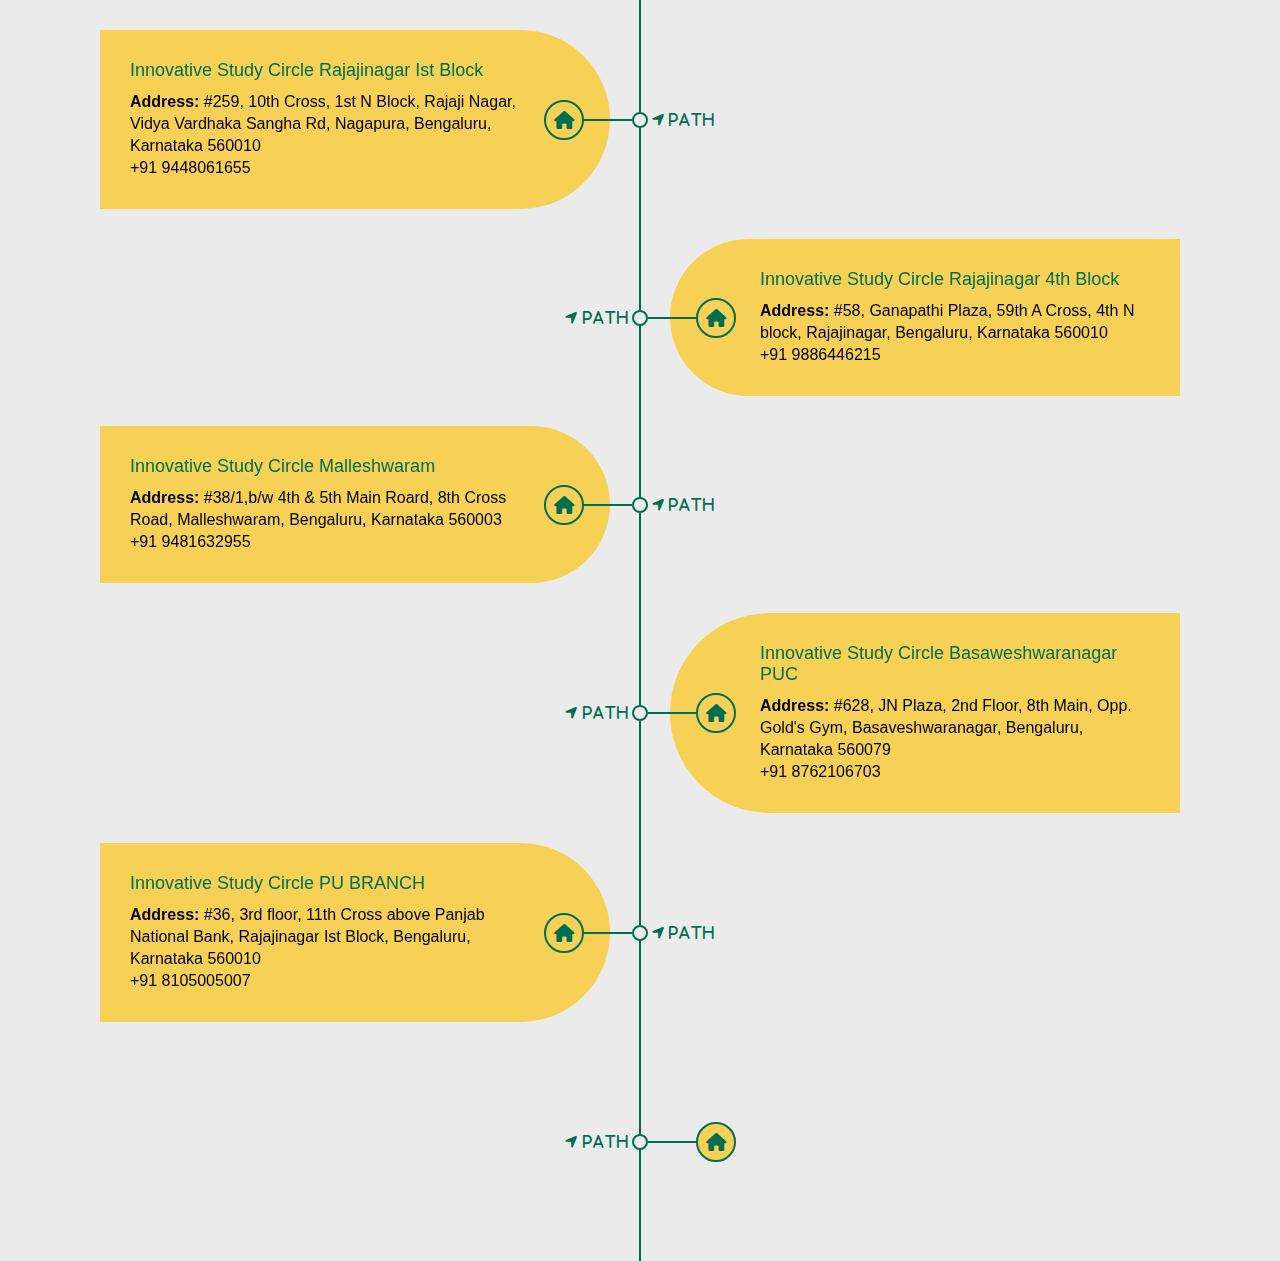
<file: contact_us.html>
<!DOCTYPE html>
<html lang="en">
  <head>
    <meta name="viewport" content="width=device-width, initial-scale=1.0" />
    <title>ISC Contact Point</title>
    <!-- Font Awesome Icons -->
    <link
      rel="stylesheet"
      href="https://cdnjs.cloudflare.com/ajax/libs/font-awesome/6.0.0-beta3/css/all.min.css"
    />
    <!-- Google Fonts -->
    <link
      href="https://fonts.googleapis.com/css2?family=Poppins:wght@600;700&display=swap"
      rel="stylesheet"
    />
    <!-- Stylesheet -->
    <link rel="stylesheet" href="./css/contact_style.css" />
    <script src="./js/contact_pg.js"></script>
  </head>
  <body>
    <div>
      <div class="timeline">
        <div class="container left">
          <div class="date"><i class="fa-solid fa-location-arrow" id="map" onclick="location.href='https\:\/\/www.google.com/maps/dir\/\/Innovative+Study+Circle,+No+259,10th+Cross,1st+N+Block,Rajaji+Nagar,,+Vidya+Vardhaka+Sangha+Rd,+Nagapura,+Bengaluru,+Karnataka+560010/@13.004261,77.55105,16z/data=!4m9!4m8!1m0!1m5!1m1!1s0x3bae3df5eb078c07:0x1eb6b176ccbb6406!2m2!1d77.551029!2d13.0042345!3e2?hl=en&shorturl=1';"> Path</i></div>
          <i class="icon fa fa-home"></i>
          <div class="hidden">
          <div class="content">
            <h2>Innovative Study Circle
              Rajajinagar Ist Block</h2>
            <p>
              <b>Address:</b> #259, 10th Cross, 1st N Block, Rajaji Nagar, Vidya Vardhaka Sangha Rd, Nagapura, Bengaluru, Karnataka 560010<br>
              +91 9448061655
            </p>
          </div>
          </div>
        </div>
        <div class="container right">
          <div class="date"><i class="fa-solid fa-location-arrow" id="map" onclick="location.href='https\:\/\/www.google.com/maps/dir/\/Innovative+Study+Circle+-+Coaching+Center,+%2358,+Ganapathi+Plaza+,+59th+A+cross,4th+N+block,+Rajajinagar,+Bengaluru,+Karnataka+560010/@12.983788,77.560716,15z/data=!4m9!4m8!1m0!1m5!1m1!1s0x110571d343e4a9cf:0xfdff86c63cfe4dc4!2m2!1d77.560716!2d12.9837875!3e2?hl=en&shorturl=1';"> Path</i></div>
          <i class="icon fa fa-home"></i>
          <div class="hidden">
          <div class="content">
            <h2>Innovative Study Circle
              Rajajinagar 4th Block</h2>
            <p>
              <b>Address:</b> #58, Ganapathi Plaza, 59th A Cross, 4th N block, Rajajinagar, Bengaluru, Karnataka 560010<br>
              +91 9886446215
            </p>
          </div>
          </div>
        </div>
        <div class="container left">
          <div class="date"><i class="fa-solid fa-location-arrow" id="map" onclick="location.href='https\:/\/www.google.com/maps/dir/\/Innovative+Study+Circle+-+Coaching+Center,+%2358,+Ganapathi+Plaza+,+59th+A+cross,4th+N+block,+Rajajinagar,+Bengaluru,+Karnataka+560010/@12.983788,77.560716,15z/data=!4m9!4m8!1m0!1m5!1m1!1s0x110571d343e4a9cf:0xfdff86c63cfe4dc4!2m2!1d77.560716!2d12.9837875!3e2?hl=en&shorturl=1';"> Path</i></div>
          <i class="icon fa fa-home"></i>
          <div class="hidden">
          <div class="content">
            <h2>Innovative Study Circle
              Malleshwaram</h2>
            <p>
              <b>Address:</b> #38/1,b/w 4th & 5th Main Roard, 8th Cross Road, Malleshwaram, Bengaluru, Karnataka 560003<br>
              +91 9481632955
            </p>
          </div>
          </div>
        </div>
        <div class="container right">
          <div class="date"><i class="fa-solid fa-location-arrow" id="map" onclick="location.href='https\:/\/www.google.com/maps/dir/\/2nd+Floor,+Innovative+Study+Circle+Basaveshwarnagar,+JN+Plaza,+628,+8th+Main+Rd,+opposite+Gold\'s+Gym,+Basaveshwar+Nagar,+Bengaluru,+Karnataka+560079/@12.991737,77.538606,13z/data=!4m9!4m8!1m0!1m5!1m1!1s0x3bae3dbe1befae9f:0xa747ec0364602820!2m2!1d77.5386059!2d12.9917367!3e2?hl=en&shorturl=1';"> Path</i></div>
          <i class="icon fa fa-home"></i>
          <div class="hidden">
          <div class="content">
            <h2>Innovative Study Circle
              Basaweshwaranagar PUC</h2>
            <p>
              <b>Address:</b> #628, JN Plaza, 2nd Floor, 8th Main, Opp. Gold's Gym, Basaveshwaranagar, Bengaluru, Karnataka 560079<br>
              +91 8762106703
            </p>
          </div>
          </div>
        </div>
        <div class="container left">
          <div class="date"><i class="fa-solid fa-location-arrow" id="map" onclick="location.href='https\:/\/www.google.com/maps/dir/\/3rd+Floor,+INNOVATIVE+STUDY+CIRCLE+PUC+BRANCH,+36,+11th+Cross+Rd,+1st+Block,+Rajajinagar,+Bengaluru,+Karnataka+560010/@13.001725,77.550872,15z/data=!4m9!4m8!1m0!1m5!1m1!1s0x3bae3d85298d2e4d:0xee8150c629ab1da6!2m2!1d77.5508745!2d13.001711!3e2?hl=en&shorturl=1';"> Path</i></div>
          <i class="icon fa fa-home"></i>
          <div class="hidden">
          <div class="content">
            <h2>Innovative Study Circle
              PU BRANCH</h2>
            <p>
              <b>Address:</b> #36, 3rd floor, 11th Cross above Panjab National Bank, Rajajinagar Ist Block, Bengaluru, Karnataka 560010<br>
              +91 8105005007
            </p>
          </div>
          </div>
        </div>
        <div class="container right">
          <div class="date"><i class="fa-solid fa-location-arrow" id="map" onclick="location.href='https\:/\/www.google.com/maps/dir/\/Innovative+study+circle,+223,+Outer+ring+road+BDA+layout,+12+Block+BDA+layout,+2nd+Stage,+Naagarabhaavi,+Bengaluru,+Karnataka+560072/@12.95987,77.514562,12z/data=!4m9!4m8!1m0!1m5!1m1!1s0x3bae3f776010a6d3:0x32f8d0aad306e9dd!2m2!1d77.5145619!2d12.9598698!3e2?hl=en&shorturl=1';"> Path</i></div>
          <i class="icon fa fa-home"></i>
          <div class="hidden">
          <div class="content">
            <h2>Innovative Study Circle
              Nagarbhavi </h2>
            <p>
              Address: 223, 3rd floor BDA layout 12th block outer ring road 2nd stage nagarbhavi Bangalore, Karnataka, 560072<br>
              +91 9019856718
            </p>
          </div>
          </div>
        </div>
      </div>
    </div>
    <!-- Script -->
  </body>
</html>
</file>
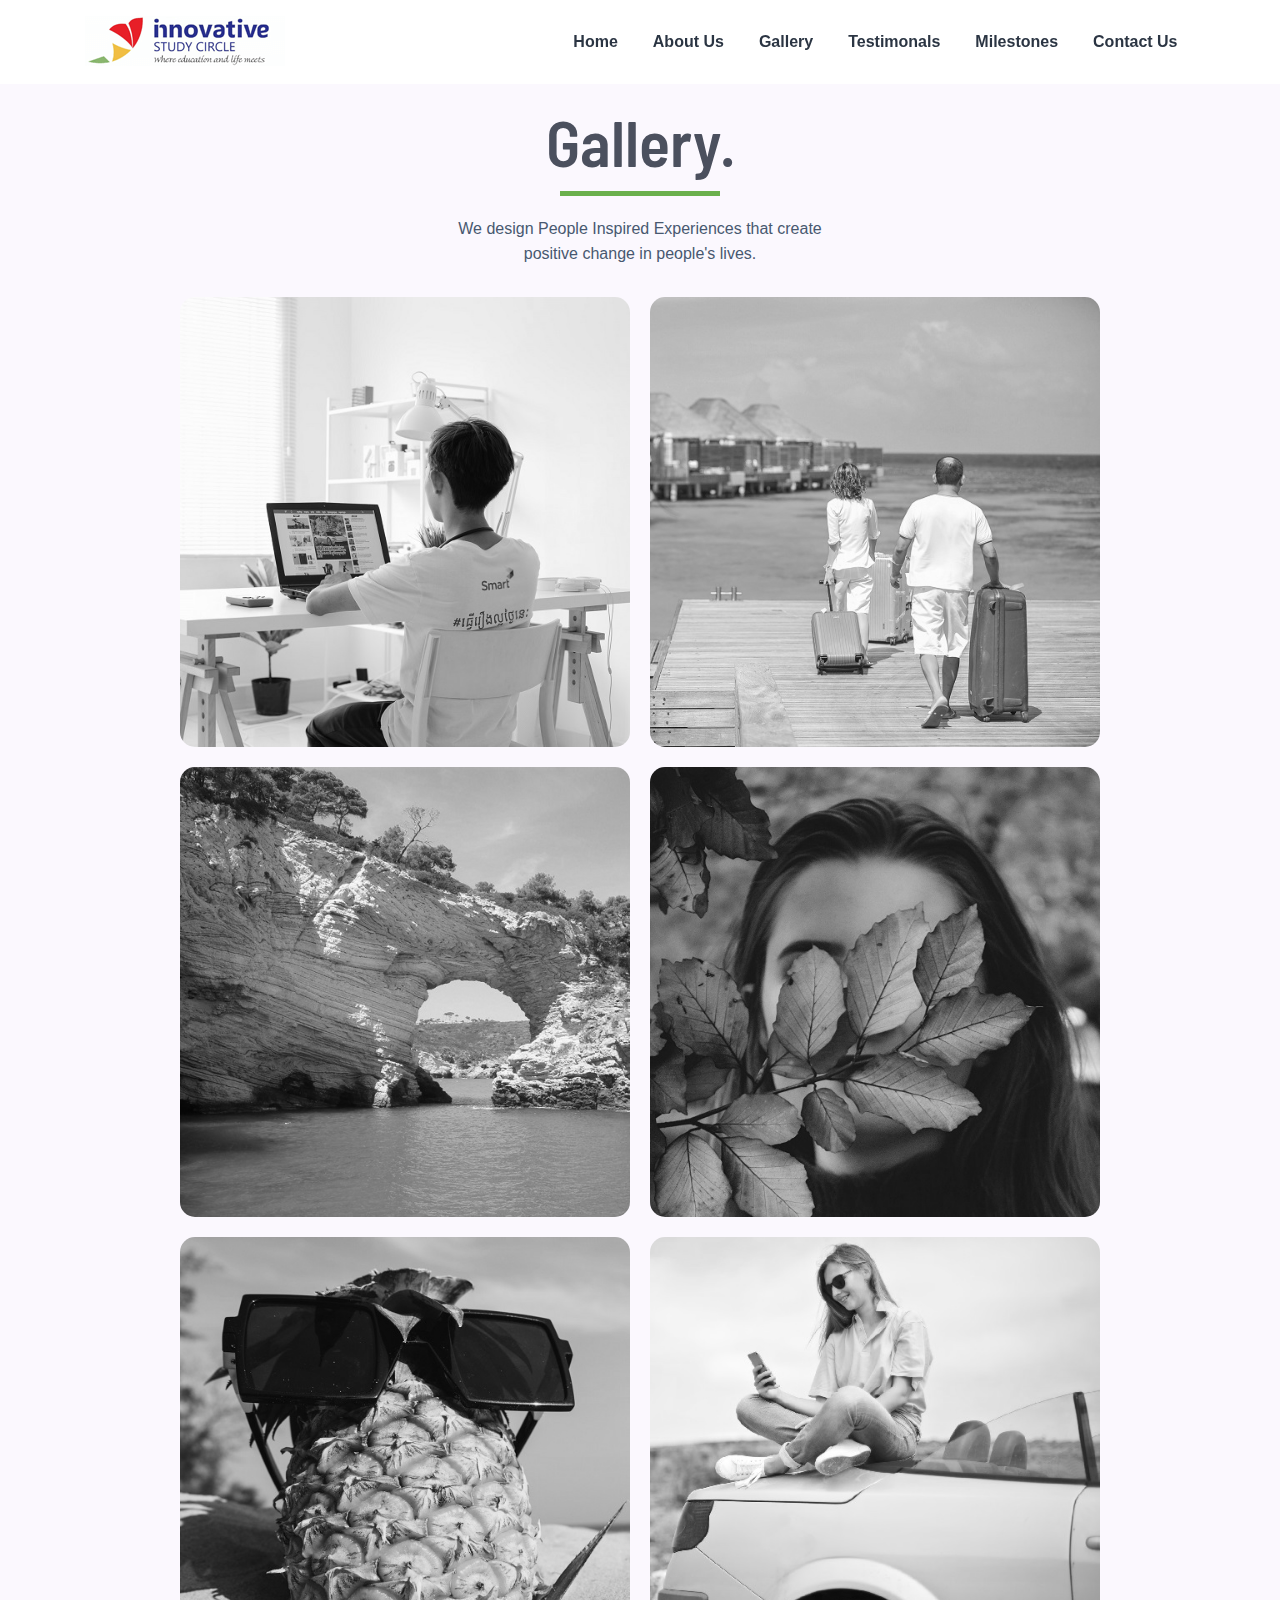
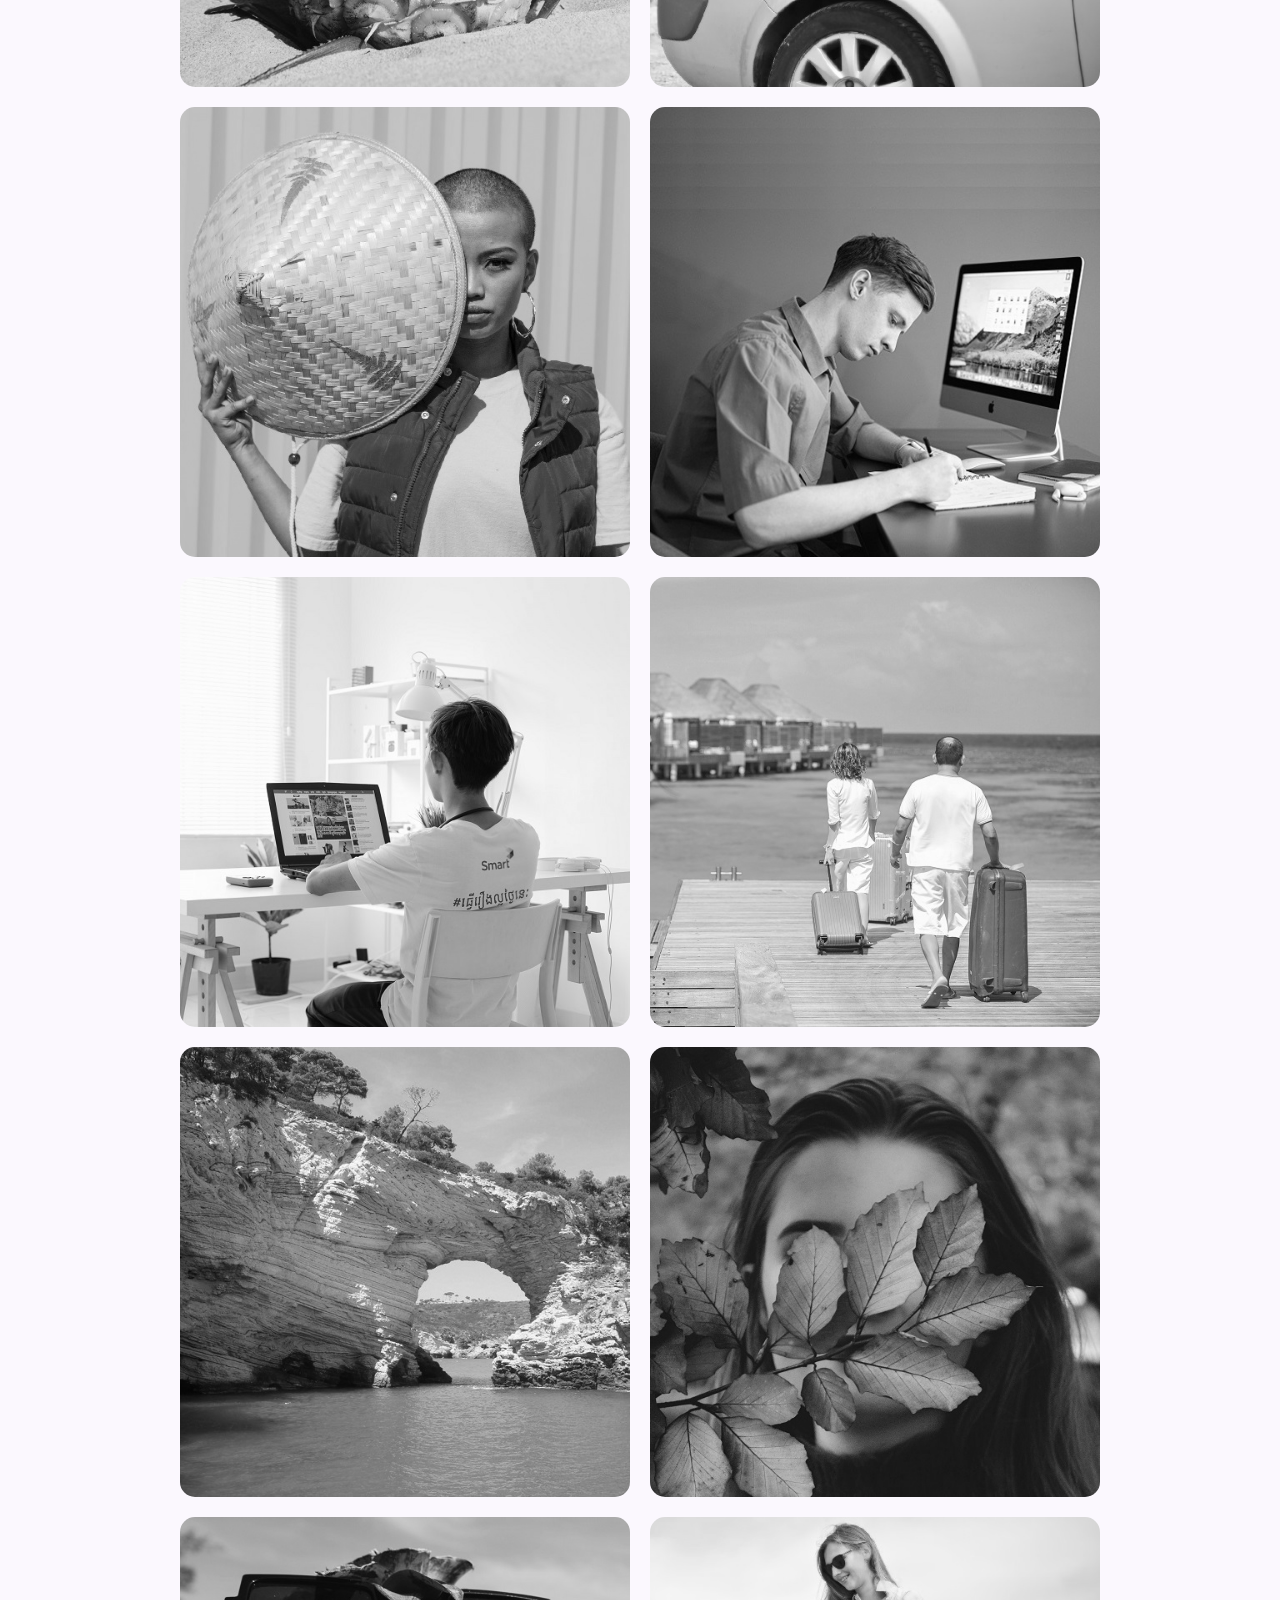
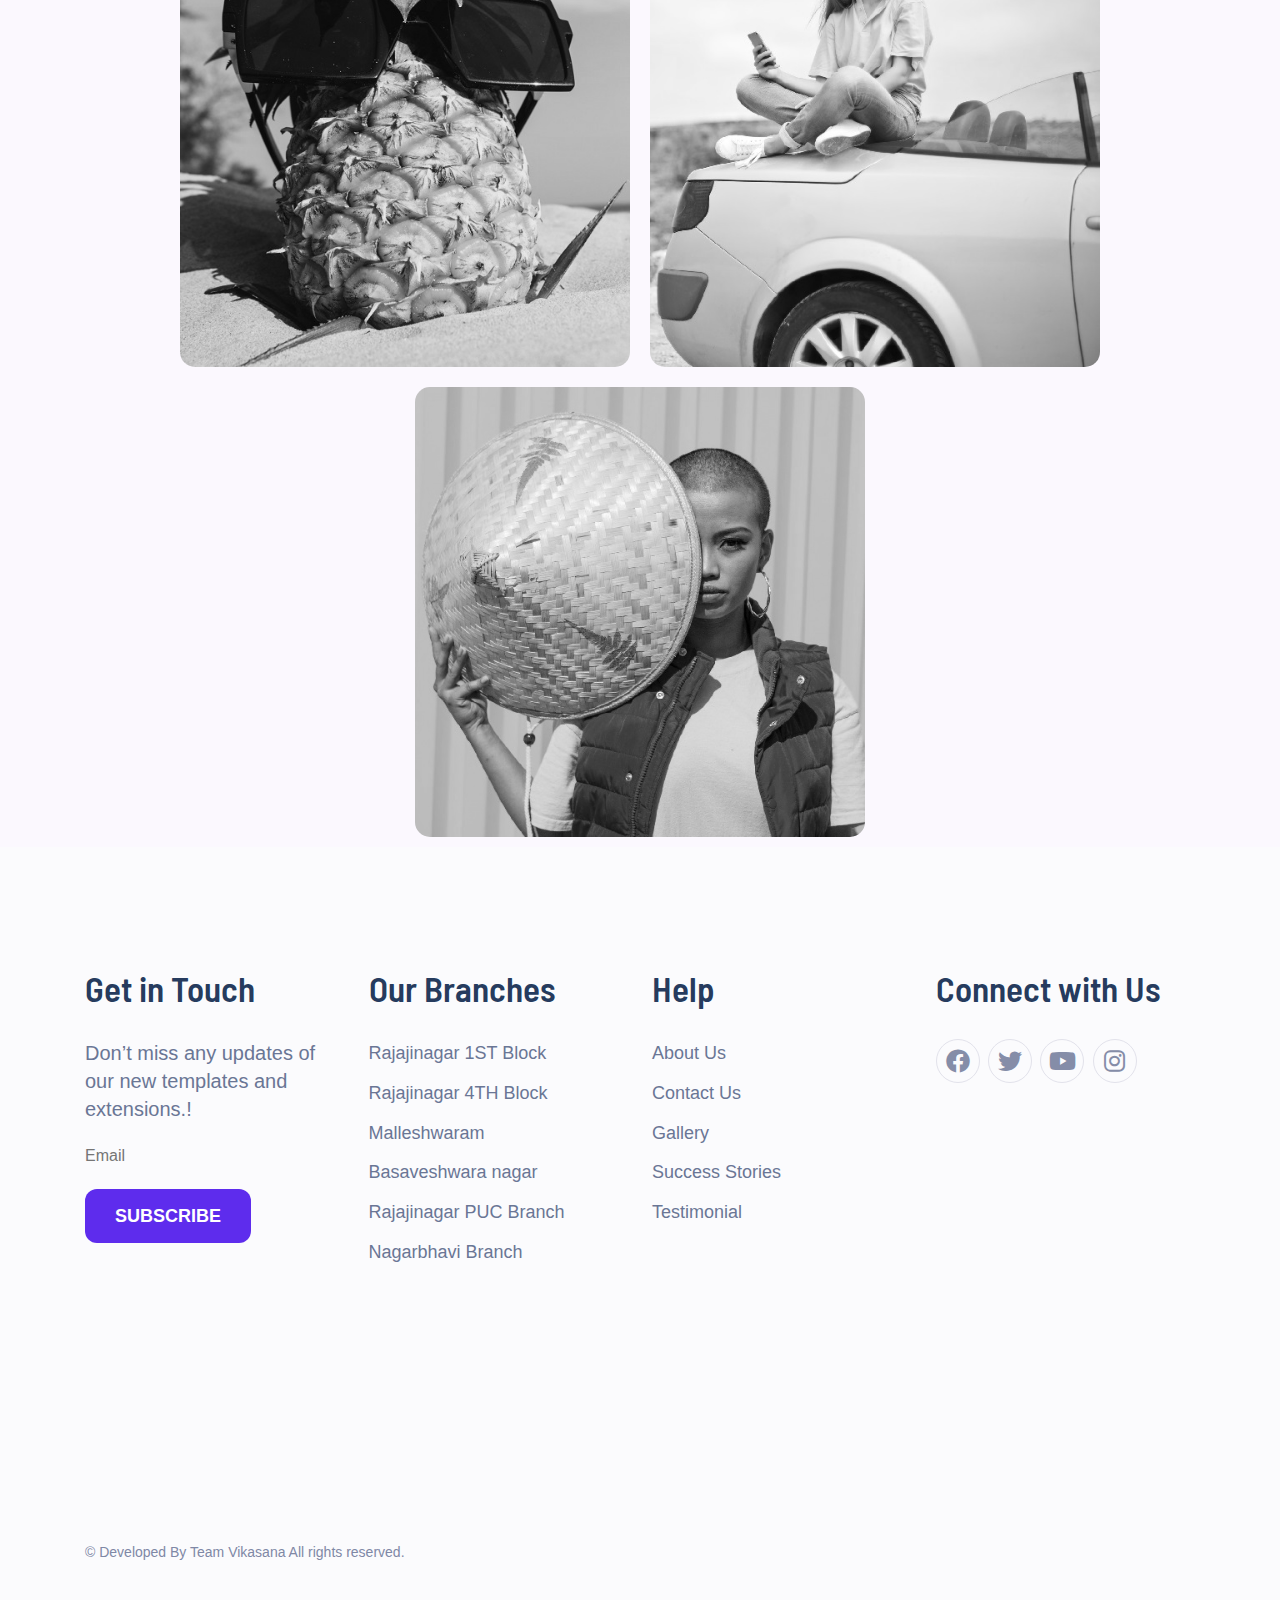
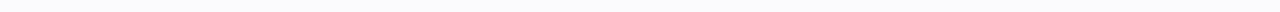
<file: gallery.html>
<!DOCTYPE html>
<html>
    <head>
        <!--Fevicon-->
        <title>ISC Gallery</title>
        <link rel="icon" type="image/x-icon" href="./src/img/fevicon.png">
        <meta charset="UTF-8">
        <meta name="viewport" content="width=device-width, initial-scale=1.0">
        <link rel="stylesheet" href="./css/gallery_style.css"/>
        <script src="./js/gallery_pg.js"></script> 
        <!-- Font Awesome Icons -->
    <link
    rel="stylesheet"
    href="https://cdnjs.cloudflare.com/ajax/libs/font-awesome/6.0.0-beta3/css/all.min.css"
  />
  <!-- Google Fonts -->
  <link
    href="https://fonts.googleapis.com/css2?family=Poppins:wght@600;700&display=swap"
    rel="stylesheet"
  />

  <meta charset="UTF-8" />
        <meta name="viewport" content="width=device-width, initial-scale=1.0, minimum-scale=1.0" />
        <meta http-equiv="X-UA-Compatible" content="ie=edge" />
        <title>ISC</title>
        <script id="www-widgetapi-script" src="https://s.ytimg.com/yts/jsbin/www-widgetapi-vflS50iB-/www-widgetapi.js" async=""></script>
        <script src="https://www.youtube.com/player_api"></script>
        <link rel="stylesheet preload" as="style" href="css/preload.min.css" />
        <link rel="stylesheet preload" as="style" href="css/icomoon.css" />
        <link rel="stylesheet preload" as="style" href="css/libs.min.css" />
        <!-- Font Awesome Icons -->
   <link
   rel="stylesheet"
   href="https://cdnjs.cloudflare.com/ajax/libs/font-awesome/6.0.0-beta3/css/all.min.css"
 />
        <link rel="stylesheet" href="css/index.min.css" />
        <link rel="stylesheet" href="css/footer.css" />
    
</head>
    <body>
        <header class="header" data-page="home">
            <div class="container d-flex flex-wrap justify-content-between align-items-center">
                <div class="logo header_logo">
                    <a class="d-inline-flex align-items-center" href="index.html">
                            <img src="img/logo.png" alt="ISC" />
                    </a>
                </div>
                <button
                    class="header_trigger"
                    type="button"
                    data-bs-toggle="collapse"
                    data-bs-target="#headerMenu"
                    aria-controls="headerMenu"
                >
                    <span class="line"></span>
                    <span class="line"></span>
                    <span class="line"></span>
                </button>
                <nav class="header_nav collapse" id="headerMenu">
                    <ul class="header_nav-list">
                        <li class="header_nav-list_item">
                            <a class="nav-item" href="index.html" data-page="home">Home</a>
                        </li>
                
                        <li class="header_nav-list_item">
                            <a class="nav-item" href="about.html" data-page="about">About Us</a>
                        </li>
                        <li class="header_nav-list_item">
                            <a class="nav-item" href="gallery.html" data-page="gallery">Gallery</a>
                        </li>
                        
                        <li class="header_nav-list_item">
                            <a class="nav-item" href="testimonals.html" data-page="testimonals">Testimonals</a>
                        </li>
                        <li class="header_nav-list_item">
                            <a class="nav-item" href="milestones.html" data-page="milestones">Milestones</a>
                        </li>
                        
                        <li class="header_nav-list_item">
                            <a class="nav-item" href="contacts.html" data-page="contacts">Contact Us</a>
                        </li>
                    </ul>
                    <ul class="promobar_socials d-flex align-items-center justify-content-center">
                        <li class="promobar_socials-item">
                            <a class="link" href="#" target="_blank" rel="noopener noreferrer">
                                <i class="icon-facebook"></i>
                            </a>
                        </li>
                        <li class="promobar_socials-item">
                            <a class="link" href="#" target="_blank" rel="noopener noreferrer">
                                <i class="icon-twitter"></i>
                            </a>
                        </li>
                        <li class="promobar_socials-item">
                            <a class="link" href="#" target="_blank" rel="noopener noreferrer">
                                <i class="icon-instagram"></i>
                            </a>
                        </li>
                    </ul>
                </nav>
            </div>
        </header>
      <section>
        <div class="gal_body">
          <div class="gal_head">
              <h1>Gallery.</h1>
              <div class="border"></div>
              <p>
                  We design People Inspired Experiences that create <br>
                  positive change in people's lives.
              </p>
          </div>
          <div id="all_pic"></div>
        </div>
      </section>
      <footer class="new_footer_area bg_color">
        <div class="new_footer_top">
            <div class="container">
                <div class="row">
                    <div class="col-lg-3 col-md-6">
                        <div class="f_widget company_widget wow fadeInLeft" data-wow-delay="0.2s" style="visibility: visible; animation-delay: 0.2s; animation-name: fadeInLeft;">
                            <h3 class="f-title f_600 t_color f_size_18">Get in Touch</h3>
                            <p>Don’t miss any updates of our new templates and extensions.!</p>
                            <form action="#" class="f_subscribe_two mailchimp" method="post" novalidate="true" _lpchecked="1">
                                <input type="text" name="EMAIL" class="form-control memail" placeholder="Email">
                                <button class="btn btn_get btn_get_two" type="submit">Subscribe</button>
                                <p class="mchimp-errmessage" style="display: none;"></p>
                                <p class="mchimp-sucmessage" style="display: none;"></p>
                            </form>
                        </div>
                    </div>
                    <div class="col-lg-3 col-md-6">
                        <div class="f_widget about-widget pl_70 wow fadeInLeft" data-wow-delay="0.4s" style="visibility: visible; animation-delay: 0.4s; animation-name: fadeInLeft;">
                            <h3 class="f-title f_600 t_color f_size_18">Our Branches</h3>
                            <ul class="list-unstyled f_list">
                              <li><a href="Rajajinagar-1st-block.html"> Rajajinagar 1ST Block</a></li>
                              <li><a href="Rajajinagar-4TH-block.html"> Rajajinagar 4TH Block</a></li>
                              <li><a href="Malleshwaram.html"> Malleshwaram</a></li>
                              <li><a href="Basaveshwara-nagara.html"> Basaveshwara nagar</a></li>
                              <li><a href="Rajajinagar-PUC-Branch.html"> Rajajinagar PUC Branch</a></li>
                              <li><a href="nagarbhavi-branch.html"> Nagarbhavi Branch</a></li>
                              
                              </ul>
                            </ul>
                        </div>
                    </div>
                    <div class="col-lg-3 col-md-6">
                        <div class="f_widget about-widget pl_70 wow fadeInLeft" data-wow-delay="0.6s" style="visibility: visible; animation-delay: 0.6s; animation-name: fadeInLeft;">
                            <h3 class="f-title f_600 t_color f_size_18">Help</h3>
                            <ul class="list-unstyled f_list">
                                <li><a href="about.html">  About Us</a></li>
                                <li><a href="contacts.html"> Contact Us</a></li>
                                <li><a href="gallery.html"> Gallery</a></li>
                                <li><a href="milestones.html"> Success Stories</a></li>
                                <li><a href="testimonals.html"> Testimonial</a></li>
                              </ul>
                        </div>
                    </div>
                    <div class="col-lg-3 col-md-6">
                        <div class="f_widget social-widget pl_70 wow fadeInLeft" data-wow-delay="0.8s" style="visibility: visible; animation-delay: 0.8s; animation-name: fadeInLeft;">
                            <h3 class="f-title f_600 t_color f_size_18">Connect with Us</h3>
                            <div class="f_social_icon">
                                <a href="https://www.facebook.com/Innovative-Study-Circle-R-103625069696186" class="fab fa-facebook"></a>
                                <a href="https://twitter.com/iscgurublr?s=08" class="fab fa-twitter"></a>
                                <a href="https://www.youtube.com/channel/UCqGsxCbleWlJHbu0Rk_jH1A" class="fab fa-youtube"></a>
                                <a href="https://www.instagram.com/isc.guru/" class="fab fa-instagram"></a>
                            </div>
                        </div>
                    </div>
                </div>
            </div>
            <div class="footer_bg">
                <div class="footer_bg_one"></div>
                <div class="footer_bg_two"></div>
            </div>
        </div>
        <div class="footer_bottom">
            <div class="container">
                <div class="row align-items-center">
                    <div class="col-lg-6 col-sm-7">
                        <p class="mb-0 f_400">© Developed By Team Vikasana All rights reserved.</p>
                    </div>
                    <!-- <div class="col-lg-6 col-sm-5 text-right">
                        <p>Coded by<i class="icon_heart"></i> <a href="http://cakecounter.com" target="_blank">Sukarna and Pavan</a></p>
                    </div> -->
                </div>
            </div>
        </div>
      </footer>
    </body>
</html>
</file>
<file: css/contact_style.css>
*,
*::before,
*::after {
  box-sizing: border-box;
}

body {
  margin: 0;
  font-family: Arial, Helvetica, sans-serif;
  background: #ecebeb;
}

.timeline {
  position: relative;
  width: 100%;
  max-width: 1140px;
  margin: 0 auto;
  padding: 15px 0;
}

.timeline::after {
  content: '';
  position: absolute;
  width: 2px;
  background: #006E51;
  top: 0;
  bottom: 0;
  left: 50%;
  margin-left: -1px;
}

.container {
  padding: 15px 30px;
  position: relative;
  background: inherit;
  width: 50%;
}

.container.left {
  left: 0;
}

.container.right {
  left: 50%;
}

.container::after {
  content: '';
  position: absolute;
  width: 16px;
  height: 16px;
  top: calc(50% - 8px);
  right: -8px;
  background: #ecebeb;
  border: 2px solid #006E51;
  border-radius: 16px;
  z-index: 1;
}

.container.right::after {
  left: -8px;
}

.container::before {
  content: '';
  position: absolute;
  width: 50px;
  height: 2px;
  top: calc(50% - 1px);
  right: 8px;
  background: #006E51;
  z-index: 1;
}

.container.right::before {
  left: 8px;
}

.container .date {
  position: absolute;
  display: inline-block;
  top: calc(50% - 8px);
  text-align: center;
  font-size: 14px;
  font-weight: bold;
  color: #006E51;
  text-transform: uppercase;
  letter-spacing: 1px;
  z-index: 1;
}

.container.left .date {
  right: -75px;
}

.container.right .date {
  left: -75px;
}

.container .icon {
  position: absolute;
  display: inline-block;
  width: 40px;
  height: 40px;
  padding: 9px 0;
  top: calc(50% - 20px);
  background: #F6D155;
  border: 2px solid #006E51;
  border-radius: 40px;
  text-align: center;
  font-size: 18px;
  color: #006E51;
  z-index: 1;
}

.container.left .icon {
  right: 56px;
}

.container.right .icon {
  left: 56px;
}

.container .content {
  padding: 30px 90px 30px 30px;
  background: #F6D155;
  position: relative;
  border-radius: 0 500px 500px 0;
}

.container.right .content {
  padding: 30px 30px 30px 90px;
  border-radius: 500px 0 0 500px;
}

.container .content h2 {
  margin: 0 0 10px 0;
  font-size: 18px;
  font-weight: normal;
  color: #006E51;
}

.container .content p {
  margin: 0;
  font-size: 16px;
  line-height: 22px;
  color: #000000;
}

@media (max-width: 767.98px) {
  .timeline::after {
    left: 90px;
  }

  .container {
    width: 100%;
    padding-left: 120px;
    padding-right: 30px;
  }

  .container.right {
    left: 0%;
  }

  .container.left::after, 
  .container.right::after {
    left: 82px;
  }

  .container.left::before,
  .container.right::before {
    left: 100px;
    border-color: transparent #006E51 transparent transparent;
  }

  .container.left .date,
  .container.right .date {
    right: auto;
    left: 15px;
  }

  .container.left .icon,
  .container.right .icon {
    right: auto;
    left: 146px;
  }

  .container.left .content,
  .container.right .content {
    padding: 30px 30px 30px 90px;
    border-radius: 500px 0 0 500px;
  }
}

@media only screen and (max-width: 600px) {
    .container .content h2 {
        font-size: 1.6vh;
    }
    .container .content p {
        font-size: 1.5vh;
    }
  }

#map:hover{
    cursor: pointer;
}


.hidden{
  opacity: 0;
  filter: blur(5px);
  transition: all 0.5s;
}
.show{
  filter: blur(0);
  opacity: 1;
}
</file>
<file: css/gallery_style.css>
*
{
  margin: 0;
  padding: 0;
  font-family: "montserrat", sans-serif;
}


body{
    background: #ecebeb;
    color: #434343;
}


.gal_body{
    display: grid auto;
    grid-template-rows: 100% auto;
    row-gap: 10px;
}

.gal_head{
    text-align: center;
    align-items: center;
    justify-content: center;
    width: 100%;
}
.gal_head h1{
    margin-top: 20px;
    margin-bottom: 10px;
}
.gal_head p{
    margin: 20px;
}

.border
{
  width: 160px;
  height: 5px;
  background: #6ab04c;
  margin: 5px auto;
}



.gal_img{
    border-radius: 15px;
    overflow: hidden;
    width: 50vh;
    height: 50vh;
    margin: 10px;
    animation-name: mymover;
}
@media only screen and (max-width: 500px) {
    .gal_img{
        width: 30vh;
        height: 30vh;
    }
    .gal_body{
        display: flex;
    flex-wrap: wrap;
    justify-content: center;
    }
}
.gal_img img{
    filter: grayscale(100%);
    transition-property: filter;
    transition-duration: 0.2s;
    transition-timing-function: linear;
}
.gal_img img:hover{
    filter: grayscale(0%);
}

#all_pic{
    display: flex;
    flex-wrap: wrap;
    justify-content: center;
}

@keyframes mymover {
  0%{
      opacity: 0;
      filter: blur(5px);
      transform: translateX(-100%);
  }
  75%{
      transform: translateX(10%);
      filter: blur(0);
  }
  100%{
      opacity: 1;
      transform: translateX(0);
  }
}
.delay-01{
    animation-duration: 400ms;
  }
  .delay-02{
    animation-duration: 800ms;
  }
  .delay-03{
    animation-duration: 1200ms;
  }
</file>
<file: css/icomoon.css>
/**
 * Edison
 * Edison is an Online Education Website Template Kit
 * Exclusively on https://1.envato.market/edison-html
 *
 * @encoding        UTF-8
 * @version         1.0.2
 * @copyright       (C) 2018 - 2022 Merkulove ( https://merkulov.design/ ). All rights reserved.
 * @license         Envato License https://1.envato.market/KYbje
 * @contributors    Lamber Lilith (winter.rituel@gmail.com)
 * @support         help@merkulov.design
 **/
@font-face {
  font-family: 'icomoon';
  src:  url('../fonts/icomoon.woff') format('woff');
  font-weight: normal;
  font-style: normal;
  font-display: block;
}

[class^="icon-"], [class*=" icon-"] {
  /* use !important to prevent issues with browser extensions that change fonts */
  font-family: 'icomoon' !important;
  speak: never;
  font-style: normal;
  font-weight: normal;
  font-variant: normal;
  text-transform: none;
  line-height: 1;

  /* Better Font Rendering =========== */
  -webkit-font-smoothing: antialiased;
  -moz-osx-font-smoothing: grayscale;
}

.icon-map-marker-alt-solid:before {
  content: "\e900";
}
.icon-user-shield-solid:before {
  content: "\e901";
}
.icon-money-check-alt-solid:before {
  content: "\e902";
}
.icon-indent-solid:before {
  content: "\e903";
}
.icon-linkedin-brands:before {
  content: "\e904";
}
.icon-link-solid:before {
  content: "\e905";
}
.icon-user-solid:before {
  content: "\e906";
}
.icon-clock-solid:before {
  content: "\e907";
}
.icon-caret-down-solid:before {
  content: "\e908";
}
.icon-universal-access-solid:before {
  content: "\e909";
}
.icon-book-solid:before {
  content: "\e90a";
}
.icon-quote-left-solid:before {
  content: "\e90b";
}
.icon-edit-solid:before {
  content: "\e90c";
}
.icon-sitemap-solid:before {
  content: "\e90d";
}
.icon-object-group-solid:before {
  content: "\e90e";
}
.icon-file-code-solid:before {
  content: "\e90f";
}
.icon-html5-brands:before {
  content: "\e910";
}
.icon-python-brands:before {
  content: "\e911";
}
.icon-css3-alt-brands:before {
  content: "\e912";
}
.icon-js-square-brands:before {
  content: "\e913";
}
.icon-play-solid:before {
  content: "\e914";
}
.icon-search-solid:before {
  content: "\e915";
}
.icon-arrow-right-solid:before {
  content: "\e916";
}
.icon-arrow-left-solid:before {
  content: "\e917";
}
.icon-coins-solid:before {
  content: "\e918";
}
.icon-gem-solid:before {
  content: "\e919";
}
.icon-code-branch-solid:before {
  content: "\e91a";
}
.icon-chart-line-solid:before {
  content: "\e91b";
}
.icon-laptop-code-solid:before {
  content: "\e91c";
}
.icon-code-solid:before {
  content: "\e91d";
}
.icon-window-restore-solid:before {
  content: "\e91e";
}
.icon-project-diagram-solid:before {
  content: "\e91f";
}
.icon-headset-solid:before {
  content: "\e920";
}
.icon-user-graduate-solid:before {
  content: "\e921";
}
.icon-globe-solid:before {
  content: "\e922";
}
.icon-facebook:before {
  content: "\e923";
}
.icon-whatsapp:before {
  content: "\e924";
}
.icon-angle-up:before {
  content: "\e925";
}
.icon-angle-right:before {
  content: "\e926";
}
.icon-angle-left:before {
  content: "\e927";
}
.icon-instagram:before {
  content: "\e928";
}
.icon-twitter:before {
  content: "\e929";
}
.icon-angle-down:before {
  content: "\e92a";
}
.icon-envelope:before {
  content: "\e92b";
}
.icon-star:before {
  content: "\e92c";
}
.icon-css3:before {
  content: "\e92d";
}
.icon-star-o:before {
  content: "\e92e";
}
.icon-check:before {
  content: "\e92f";
}
.icon-youtube-play:before {
  content: "\e930";
}
.icon-phone-solid:before {
  content: "\e931";
}
.icon-users:before {
  content: "\e932";
}
.icon-close:before {
  content: "\e933";
}
.icon-bars-solid:before {
  content: "\e934";
}
.icon-circle:before {
  content: "\e935";
}
.icon-arrow-circle-left-solid:before {
  content: "\e936";
}
.icon-ellipsis-v-solid:before {
  content: "\e937";
}
</file>
<file: css/footer.css>
.new_footer_area {
    background: #fbfbfd;
}


.new_footer_top {
    padding: 120px 0px 270px;
    position: relative;
      overflow-x: hidden;
}
.new_footer_area .footer_bottom {
    padding-top: 5px;
    padding-bottom: 50px;
}
.footer_bottom {
    font-size: 14px;
    font-weight: 300;
    line-height: 20px;
    color: #7f88a6;
    padding: 27px 0px;
}
.new_footer_top .company_widget p {
    font-size: 20px;
    font-weight: 300;
    line-height: 28px;
    color: #6a7695;
    margin-bottom: 20px;
}
.new_footer_top .company_widget .f_subscribe_two .btn_get {
    border-width: 1px;
    margin-top: 20px;
    font-size: large;
}
.btn_get_two:hover {
    background: transparent;
    color: #5e2ced;
}
.btn_get:hover {
    color: #fff;
    background: #6754e2;
    border-color: #6754e2;
    -webkit-box-shadow: none;
    box-shadow: none;
}
a:hover, a:focus, .btn:hover, .btn:focus, button:hover, button:focus {
    text-decoration: none;
    outline: none;
}



.new_footer_top .f_widget.about-widget .f_list li a:hover {
    color: #5e2ced;
}
.new_footer_top .f_widget.about-widget .f_list li {
    margin-bottom: 11px;
}
.f_widget.about-widget .f_list li:last-child {
    margin-bottom: 0px;
}
.f_widget.about-widget .f_list li {
    margin-bottom: 15px;
}
.f_widget.about-widget .f_list {
    margin-bottom: 0px;
}
.new_footer_top .f_social_icon a {
    width: 44px;
    height: 44px;
    line-height: 43px;
    background: transparent;
    border: 1px solid #e2e2eb;
    font-size: 24px;
}
.f_social_icon a {
    width: 46px;
    height: 46px;
    border-radius: 50%;
    font-size: 14px;
    line-height: 45px;
    color: #858da8;
    display: inline-block;
    background: #ebeef5;
    text-align: center;
    -webkit-transition: all 0.2s linear;
    -o-transition: all 0.2s linear;
    transition: all 0.2s linear;
}
.ti-facebook:before {
    content: "\e741";
}
.ti-twitter-alt:before {
    content: "\e74b";
}
.ti-vimeo-alt:before {
    content: "\e74a";
}
.ti-pinterest:before {
    content: "\e731";
}

.btn_get_two {
    -webkit-box-shadow: none;
    box-shadow: none;
    background: #5e2ced;
    border-color: #5e2ced;
    color: #fff;
}

.btn_get_two:hover {
    background: transparent;
    color: #5e2ced;
}

.new_footer_top .f_social_icon a:hover {
    background: #5e2ced;
    border-color: #5e2ced;
  color:white;
}
.new_footer_top .f_social_icon a + a {
    margin-left: 4px;
}
.new_footer_top .f-title {
    margin-bottom: 30px;
    color: #263b5e;
}
.f_600 {
    font-weight: 600;
}
.f_size_18 {
    font-size: 35px;
}
h1, h2, h3, h4, h5, h6 {
    color: #4b505e;
}
.new_footer_top .f_widget.about-widget .f_list li a {
  font-size: large;
    color: #6a7695;
}


.new_footer_top .footer_bg {
    position: absolute;
    bottom: 0;
    background: url("https://blogger.googleusercontent.com/img/b/R29vZ2xl/AVvXsEigB8iI5tb8WSVBuVUGc9UjjB8O0708X7Fdic_4O1LT4CmLHoiwhanLXiRhe82yw0R7LgACQ2IhZaTY0hhmGi0gYp_Ynb49CVzfmXtYHUVKgXXpWvJ_oYT8cB4vzsnJLe3iCwuzj-w6PeYq_JaHmy_CoGoa6nw0FBo-2xLdOPvsLTh_fmYH2xhkaZ-OGQ/s16000/footer_bg.png") no-repeat scroll center 0;
    width: 100%;
    height: 266px;
}

.new_footer_top .footer_bg .footer_bg_one {
    background: url("https://blogger.googleusercontent.com/img/b/R29vZ2xl/AVvXsEia0PYPxwT5ifToyP3SNZeQWfJEWrUENYA5IXM6sN5vLwAKvaJS1pQVu8mOFFUa_ET4JuHNTFAxKURFerJYHDUWXLXl1vDofYXuij45JZelYOjEFoCOn7E6Vxu0fwV7ACPzArcno1rYuVxGB7JY6G7__e4_KZW4lTYIaHSLVaVLzklZBLZnQw047oq5-Q/s16000/volks.gif") no-repeat center center;
    width: 330px;
    height: 105px;
  background-size:100%;
    position: absolute;
    bottom: 0;
    left: 30%;
    -webkit-animation: myfirst 22s linear infinite;
    animation: myfirst 22s linear infinite;
}

.new_footer_top .footer_bg .footer_bg_two {
    background: url("https://blogger.googleusercontent.com/img/b/R29vZ2xl/AVvXsEhyLGwEUVwPK6Vi8xXMymsc-ZXVwLWyXhogZxbcXQYSY55REw_0D4VTQnsVzCrL7nsyjd0P7RVOI5NKJbQ75koZIalD8mqbMquP20fL3DxsWngKkOLOzoOf9sMuxlbyfkIBTsDw5WFUj-YJiI50yzgVjF8cZPHhEjkOP_PRTQXDHEq8AyWpBiJdN9SfQA/s16000/cyclist.gif") no-repeat center center;
    width: 88px;
    height: 100px;
  background-size:100%;
    bottom: 0;
    left: 38%;
    position: absolute;
    -webkit-animation: myfirst 30s linear infinite;
    animation: myfirst 30s linear infinite;
}



@-moz-keyframes myfirst {
  0% {
    left: -25%;
  }
  100% {
    left: 100%;
  }
}

@-webkit-keyframes myfirst {
  0% {
    left: -25%;
  }
  100% {
    left: 100%;
  }
}

@keyframes myfirst {
  0% {
    left: -25%;
  }
  100% {
    left: 100%;
  }
}

/*************footer End*****************/
</file>
<file: css/preload.min.css>
/**
 * Edison
 * Edison is an Online Education Website Template Kit
 * Exclusively on https://1.envato.market/edison-html
 *
 * @encoding        UTF-8
 * @version         1.0.2
 * @copyright       (C) 2018 - 2022 Merkulove ( https://merkulov.design/ ). All rights reserved.
 * @license         Envato License https://1.envato.market/KYbje
 * @contributors    Lamber Lilith (winter.rituel@gmail.com)
 * @support         help@merkulov.design
 **/
@font-face{font-family:Lato;src:local("Lato-Regular"),url(../fonts/Lato-Regular.woff2) format("woff2"),url(../fonts/Lato-Regular.woff) format("woff");font-weight:400;font-style:normal;font-display:swap}@font-face{font-family:Lato;src:local("Lato-Italic"),url(../fonts/Lato-Italic.woff2) format("woff2"),url(../fonts/Lato-Italic.woff) format("woff");font-weight:400;font-style:italic;font-display:swap}@font-face{font-family:Lato;src:local("Lato-Bold"),url(../fonts/Lato-Bold.woff2) format("woff2"),url(../fonts/Lato-Bold.woff) format("woff");font-weight:700;font-style:normal;font-display:swap}@font-face{font-family:Lato;src:local("Lato-Black"),url(../fonts/Lato-Black.woff2) format("woff2"),url(../fonts/Lato-Black.woff) format("woff");font-weight:900;font-style:normal;font-display:swap}@font-face{font-family:"Barlow Semi Condensed";src:local("BarlowSemiCondensed-SemiBold"),url(../fonts/BarlowSemiCondensed-SemiBold.woff2) format("woff2"),url(../fonts/BarlowSemiCondensed-SemiBold.woff) format("woff");font-weight:600;font-style:normal;font-display:swap}@font-face{font-family:"Barlow Semi Condensed";src:local("BarlowSemiCondensed-Bold"),url(../fonts/BarlowSemiCondensed-Bold.woff2) format("woff2"),url(../fonts/BarlowSemiCondensed-Bold.woff) format("woff");font-weight:700;font-style:normal;font-display:swap}@font-face{font-family:"Barlow Semi Condensed";src:local("BarlowSemiCondensed-ExtraBold"),url(../fonts/BarlowSemiCondensed-ExtraBold.woff2) format("woff2"),url(../fonts/BarlowSemiCondensed-ExtraBold.woff) format("woff");font-weight:800;font-style:normal;font-display:swap}
/*# sourceMappingURL=../sourcemaps/preload.css.map */
</file>
<file: css/libs.min.css>
/**
 * Edison
 * Edison is an Online Education Website Template Kit
 * Exclusively on https://1.envato.market/edison-html
 *
 * @encoding        UTF-8
 * @version         1.0.2
 * @copyright       (C) 2018 - 2022 Merkulove ( https://merkulov.design/ ). All rights reserved.
 * @license         Envato License https://1.envato.market/KYbje
 * @contributors    Lamber Lilith (winter.rituel@gmail.com)
 * @support         help@merkulov.design
 **/
[data-aos][data-aos][data-aos-duration="50"],body[data-aos-duration="50"] [data-aos]{-webkit-transition-duration:50ms;-o-transition-duration:50ms;transition-duration:50ms}[data-aos][data-aos][data-aos-delay="50"],body[data-aos-delay="50"] [data-aos]{-webkit-transition-delay:0s;-o-transition-delay:0s;transition-delay:0s}[data-aos][data-aos][data-aos-delay="50"].aos-animate,body[data-aos-delay="50"] [data-aos].aos-animate{-webkit-transition-delay:50ms;-o-transition-delay:50ms;transition-delay:50ms}[data-aos][data-aos][data-aos-duration="100"],body[data-aos-duration="100"] [data-aos]{-webkit-transition-duration:.1s;-o-transition-duration:.1s;transition-duration:.1s}[data-aos][data-aos][data-aos-delay="100"],body[data-aos-delay="100"] [data-aos]{-webkit-transition-delay:0s;-o-transition-delay:0s;transition-delay:0s}[data-aos][data-aos][data-aos-delay="100"].aos-animate,body[data-aos-delay="100"] [data-aos].aos-animate{-webkit-transition-delay:.1s;-o-transition-delay:.1s;transition-delay:.1s}[data-aos][data-aos][data-aos-duration="150"],body[data-aos-duration="150"] [data-aos]{-webkit-transition-duration:.15s;-o-transition-duration:.15s;transition-duration:.15s}[data-aos][data-aos][data-aos-delay="150"],body[data-aos-delay="150"] [data-aos]{-webkit-transition-delay:0s;-o-transition-delay:0s;transition-delay:0s}[data-aos][data-aos][data-aos-delay="150"].aos-animate,body[data-aos-delay="150"] [data-aos].aos-animate{-webkit-transition-delay:.15s;-o-transition-delay:.15s;transition-delay:.15s}[data-aos][data-aos][data-aos-duration="200"],body[data-aos-duration="200"] [data-aos]{-webkit-transition-duration:.2s;-o-transition-duration:.2s;transition-duration:.2s}[data-aos][data-aos][data-aos-delay="200"],body[data-aos-delay="200"] [data-aos]{-webkit-transition-delay:0s;-o-transition-delay:0s;transition-delay:0s}[data-aos][data-aos][data-aos-delay="200"].aos-animate,body[data-aos-delay="200"] [data-aos].aos-animate{-webkit-transition-delay:.2s;-o-transition-delay:.2s;transition-delay:.2s}[data-aos][data-aos][data-aos-duration="250"],body[data-aos-duration="250"] [data-aos]{-webkit-transition-duration:.25s;-o-transition-duration:.25s;transition-duration:.25s}[data-aos][data-aos][data-aos-delay="250"],body[data-aos-delay="250"] [data-aos]{-webkit-transition-delay:0s;-o-transition-delay:0s;transition-delay:0s}[data-aos][data-aos][data-aos-delay="250"].aos-animate,body[data-aos-delay="250"] [data-aos].aos-animate{-webkit-transition-delay:.25s;-o-transition-delay:.25s;transition-delay:.25s}[data-aos][data-aos][data-aos-duration="300"],body[data-aos-duration="300"] [data-aos]{-webkit-transition-duration:.3s;-o-transition-duration:.3s;transition-duration:.3s}[data-aos][data-aos][data-aos-delay="300"],body[data-aos-delay="300"] [data-aos]{-webkit-transition-delay:0s;-o-transition-delay:0s;transition-delay:0s}[data-aos][data-aos][data-aos-delay="300"].aos-animate,body[data-aos-delay="300"] [data-aos].aos-animate{-webkit-transition-delay:.3s;-o-transition-delay:.3s;transition-delay:.3s}[data-aos][data-aos][data-aos-duration="350"],body[data-aos-duration="350"] [data-aos]{-webkit-transition-duration:.35s;-o-transition-duration:.35s;transition-duration:.35s}[data-aos][data-aos][data-aos-delay="350"],body[data-aos-delay="350"] [data-aos]{-webkit-transition-delay:0s;-o-transition-delay:0s;transition-delay:0s}[data-aos][data-aos][data-aos-delay="350"].aos-animate,body[data-aos-delay="350"] [data-aos].aos-animate{-webkit-transition-delay:.35s;-o-transition-delay:.35s;transition-delay:.35s}[data-aos][data-aos][data-aos-duration="400"],body[data-aos-duration="400"] [data-aos]{-webkit-transition-duration:.4s;-o-transition-duration:.4s;transition-duration:.4s}[data-aos][data-aos][data-aos-delay="400"],body[data-aos-delay="400"] [data-aos]{-webkit-transition-delay:0s;-o-transition-delay:0s;transition-delay:0s}[data-aos][data-aos][data-aos-delay="400"].aos-animate,body[data-aos-delay="400"] [data-aos].aos-animate{-webkit-transition-delay:.4s;-o-transition-delay:.4s;transition-delay:.4s}[data-aos][data-aos][data-aos-duration="450"],body[data-aos-duration="450"] [data-aos]{-webkit-transition-duration:.45s;-o-transition-duration:.45s;transition-duration:.45s}[data-aos][data-aos][data-aos-delay="450"],body[data-aos-delay="450"] [data-aos]{-webkit-transition-delay:0s;-o-transition-delay:0s;transition-delay:0s}[data-aos][data-aos][data-aos-delay="450"].aos-animate,body[data-aos-delay="450"] [data-aos].aos-animate{-webkit-transition-delay:.45s;-o-transition-delay:.45s;transition-delay:.45s}[data-aos][data-aos][data-aos-duration="500"],body[data-aos-duration="500"] [data-aos]{-webkit-transition-duration:.5s;-o-transition-duration:.5s;transition-duration:.5s}[data-aos][data-aos][data-aos-delay="500"],body[data-aos-delay="500"] [data-aos]{-webkit-transition-delay:0s;-o-transition-delay:0s;transition-delay:0s}[data-aos][data-aos][data-aos-delay="500"].aos-animate,body[data-aos-delay="500"] [data-aos].aos-animate{-webkit-transition-delay:.5s;-o-transition-delay:.5s;transition-delay:.5s}[data-aos][data-aos][data-aos-duration="550"],body[data-aos-duration="550"] [data-aos]{-webkit-transition-duration:.55s;-o-transition-duration:.55s;transition-duration:.55s}[data-aos][data-aos][data-aos-delay="550"],body[data-aos-delay="550"] [data-aos]{-webkit-transition-delay:0s;-o-transition-delay:0s;transition-delay:0s}[data-aos][data-aos][data-aos-delay="550"].aos-animate,body[data-aos-delay="550"] [data-aos].aos-animate{-webkit-transition-delay:.55s;-o-transition-delay:.55s;transition-delay:.55s}[data-aos][data-aos][data-aos-duration="600"],body[data-aos-duration="600"] [data-aos]{-webkit-transition-duration:.6s;-o-transition-duration:.6s;transition-duration:.6s}[data-aos][data-aos][data-aos-delay="600"],body[data-aos-delay="600"] [data-aos]{-webkit-transition-delay:0s;-o-transition-delay:0s;transition-delay:0s}[data-aos][data-aos][data-aos-delay="600"].aos-animate,body[data-aos-delay="600"] [data-aos].aos-animate{-webkit-transition-delay:.6s;-o-transition-delay:.6s;transition-delay:.6s}[data-aos][data-aos][data-aos-duration="650"],body[data-aos-duration="650"] [data-aos]{-webkit-transition-duration:.65s;-o-transition-duration:.65s;transition-duration:.65s}[data-aos][data-aos][data-aos-delay="650"],body[data-aos-delay="650"] [data-aos]{-webkit-transition-delay:0s;-o-transition-delay:0s;transition-delay:0s}[data-aos][data-aos][data-aos-delay="650"].aos-animate,body[data-aos-delay="650"] [data-aos].aos-animate{-webkit-transition-delay:.65s;-o-transition-delay:.65s;transition-delay:.65s}[data-aos][data-aos][data-aos-duration="700"],body[data-aos-duration="700"] [data-aos]{-webkit-transition-duration:.7s;-o-transition-duration:.7s;transition-duration:.7s}[data-aos][data-aos][data-aos-delay="700"],body[data-aos-delay="700"] [data-aos]{-webkit-transition-delay:0s;-o-transition-delay:0s;transition-delay:0s}[data-aos][data-aos][data-aos-delay="700"].aos-animate,body[data-aos-delay="700"] [data-aos].aos-animate{-webkit-transition-delay:.7s;-o-transition-delay:.7s;transition-delay:.7s}[data-aos][data-aos][data-aos-duration="750"],body[data-aos-duration="750"] [data-aos]{-webkit-transition-duration:.75s;-o-transition-duration:.75s;transition-duration:.75s}[data-aos][data-aos][data-aos-delay="750"],body[data-aos-delay="750"] [data-aos]{-webkit-transition-delay:0s;-o-transition-delay:0s;transition-delay:0s}[data-aos][data-aos][data-aos-delay="750"].aos-animate,body[data-aos-delay="750"] [data-aos].aos-animate{-webkit-transition-delay:.75s;-o-transition-delay:.75s;transition-delay:.75s}[data-aos][data-aos][data-aos-duration="800"],body[data-aos-duration="800"] [data-aos]{-webkit-transition-duration:.8s;-o-transition-duration:.8s;transition-duration:.8s}[data-aos][data-aos][data-aos-delay="800"],body[data-aos-delay="800"] [data-aos]{-webkit-transition-delay:0s;-o-transition-delay:0s;transition-delay:0s}[data-aos][data-aos][data-aos-delay="800"].aos-animate,body[data-aos-delay="800"] [data-aos].aos-animate{-webkit-transition-delay:.8s;-o-transition-delay:.8s;transition-delay:.8s}[data-aos][data-aos][data-aos-duration="850"],body[data-aos-duration="850"] [data-aos]{-webkit-transition-duration:.85s;-o-transition-duration:.85s;transition-duration:.85s}[data-aos][data-aos][data-aos-delay="850"],body[data-aos-delay="850"] [data-aos]{-webkit-transition-delay:0s;-o-transition-delay:0s;transition-delay:0s}[data-aos][data-aos][data-aos-delay="850"].aos-animate,body[data-aos-delay="850"] [data-aos].aos-animate{-webkit-transition-delay:.85s;-o-transition-delay:.85s;transition-delay:.85s}[data-aos][data-aos][data-aos-duration="900"],body[data-aos-duration="900"] [data-aos]{-webkit-transition-duration:.9s;-o-transition-duration:.9s;transition-duration:.9s}[data-aos][data-aos][data-aos-delay="900"],body[data-aos-delay="900"] [data-aos]{-webkit-transition-delay:0s;-o-transition-delay:0s;transition-delay:0s}[data-aos][data-aos][data-aos-delay="900"].aos-animate,body[data-aos-delay="900"] [data-aos].aos-animate{-webkit-transition-delay:.9s;-o-transition-delay:.9s;transition-delay:.9s}[data-aos][data-aos][data-aos-duration="950"],body[data-aos-duration="950"] [data-aos]{-webkit-transition-duration:.95s;-o-transition-duration:.95s;transition-duration:.95s}[data-aos][data-aos][data-aos-delay="950"],body[data-aos-delay="950"] [data-aos]{-webkit-transition-delay:0s;-o-transition-delay:0s;transition-delay:0s}[data-aos][data-aos][data-aos-delay="950"].aos-animate,body[data-aos-delay="950"] [data-aos].aos-animate{-webkit-transition-delay:.95s;-o-transition-delay:.95s;transition-delay:.95s}[data-aos][data-aos][data-aos-duration="1000"],body[data-aos-duration="1000"] [data-aos]{-webkit-transition-duration:1s;-o-transition-duration:1s;transition-duration:1s}[data-aos][data-aos][data-aos-delay="1000"],body[data-aos-delay="1000"] [data-aos]{-webkit-transition-delay:0s;-o-transition-delay:0s;transition-delay:0s}[data-aos][data-aos][data-aos-delay="1000"].aos-animate,body[data-aos-delay="1000"] [data-aos].aos-animate{-webkit-transition-delay:1s;-o-transition-delay:1s;transition-delay:1s}[data-aos][data-aos][data-aos-duration="1050"],body[data-aos-duration="1050"] [data-aos]{-webkit-transition-duration:1.05s;-o-transition-duration:1.05s;transition-duration:1.05s}[data-aos][data-aos][data-aos-delay="1050"],body[data-aos-delay="1050"] [data-aos]{-webkit-transition-delay:0s;-o-transition-delay:0s;transition-delay:0s}[data-aos][data-aos][data-aos-delay="1050"].aos-animate,body[data-aos-delay="1050"] [data-aos].aos-animate{-webkit-transition-delay:1.05s;-o-transition-delay:1.05s;transition-delay:1.05s}[data-aos][data-aos][data-aos-duration="1100"],body[data-aos-duration="1100"] [data-aos]{-webkit-transition-duration:1.1s;-o-transition-duration:1.1s;transition-duration:1.1s}[data-aos][data-aos][data-aos-delay="1100"],body[data-aos-delay="1100"] [data-aos]{-webkit-transition-delay:0s;-o-transition-delay:0s;transition-delay:0s}[data-aos][data-aos][data-aos-delay="1100"].aos-animate,body[data-aos-delay="1100"] [data-aos].aos-animate{-webkit-transition-delay:1.1s;-o-transition-delay:1.1s;transition-delay:1.1s}[data-aos][data-aos][data-aos-duration="1150"],body[data-aos-duration="1150"] [data-aos]{-webkit-transition-duration:1.15s;-o-transition-duration:1.15s;transition-duration:1.15s}[data-aos][data-aos][data-aos-delay="1150"],body[data-aos-delay="1150"] [data-aos]{-webkit-transition-delay:0s;-o-transition-delay:0s;transition-delay:0s}[data-aos][data-aos][data-aos-delay="1150"].aos-animate,body[data-aos-delay="1150"] [data-aos].aos-animate{-webkit-transition-delay:1.15s;-o-transition-delay:1.15s;transition-delay:1.15s}[data-aos][data-aos][data-aos-duration="1200"],body[data-aos-duration="1200"] [data-aos]{-webkit-transition-duration:1.2s;-o-transition-duration:1.2s;transition-duration:1.2s}[data-aos][data-aos][data-aos-delay="1200"],body[data-aos-delay="1200"] [data-aos]{-webkit-transition-delay:0s;-o-transition-delay:0s;transition-delay:0s}[data-aos][data-aos][data-aos-delay="1200"].aos-animate,body[data-aos-delay="1200"] [data-aos].aos-animate{-webkit-transition-delay:1.2s;-o-transition-delay:1.2s;transition-delay:1.2s}[data-aos][data-aos][data-aos-duration="1250"],body[data-aos-duration="1250"] [data-aos]{-webkit-transition-duration:1.25s;-o-transition-duration:1.25s;transition-duration:1.25s}[data-aos][data-aos][data-aos-delay="1250"],body[data-aos-delay="1250"] [data-aos]{-webkit-transition-delay:0s;-o-transition-delay:0s;transition-delay:0s}[data-aos][data-aos][data-aos-delay="1250"].aos-animate,body[data-aos-delay="1250"] [data-aos].aos-animate{-webkit-transition-delay:1.25s;-o-transition-delay:1.25s;transition-delay:1.25s}[data-aos][data-aos][data-aos-duration="1300"],body[data-aos-duration="1300"] [data-aos]{-webkit-transition-duration:1.3s;-o-transition-duration:1.3s;transition-duration:1.3s}[data-aos][data-aos][data-aos-delay="1300"],body[data-aos-delay="1300"] [data-aos]{-webkit-transition-delay:0s;-o-transition-delay:0s;transition-delay:0s}[data-aos][data-aos][data-aos-delay="1300"].aos-animate,body[data-aos-delay="1300"] [data-aos].aos-animate{-webkit-transition-delay:1.3s;-o-transition-delay:1.3s;transition-delay:1.3s}[data-aos][data-aos][data-aos-duration="1350"],body[data-aos-duration="1350"] [data-aos]{-webkit-transition-duration:1.35s;-o-transition-duration:1.35s;transition-duration:1.35s}[data-aos][data-aos][data-aos-delay="1350"],body[data-aos-delay="1350"] [data-aos]{-webkit-transition-delay:0s;-o-transition-delay:0s;transition-delay:0s}[data-aos][data-aos][data-aos-delay="1350"].aos-animate,body[data-aos-delay="1350"] [data-aos].aos-animate{-webkit-transition-delay:1.35s;-o-transition-delay:1.35s;transition-delay:1.35s}[data-aos][data-aos][data-aos-duration="1400"],body[data-aos-duration="1400"] [data-aos]{-webkit-transition-duration:1.4s;-o-transition-duration:1.4s;transition-duration:1.4s}[data-aos][data-aos][data-aos-delay="1400"],body[data-aos-delay="1400"] [data-aos]{-webkit-transition-delay:0s;-o-transition-delay:0s;transition-delay:0s}[data-aos][data-aos][data-aos-delay="1400"].aos-animate,body[data-aos-delay="1400"] [data-aos].aos-animate{-webkit-transition-delay:1.4s;-o-transition-delay:1.4s;transition-delay:1.4s}[data-aos][data-aos][data-aos-duration="1450"],body[data-aos-duration="1450"] [data-aos]{-webkit-transition-duration:1.45s;-o-transition-duration:1.45s;transition-duration:1.45s}[data-aos][data-aos][data-aos-delay="1450"],body[data-aos-delay="1450"] [data-aos]{-webkit-transition-delay:0s;-o-transition-delay:0s;transition-delay:0s}[data-aos][data-aos][data-aos-delay="1450"].aos-animate,body[data-aos-delay="1450"] [data-aos].aos-animate{-webkit-transition-delay:1.45s;-o-transition-delay:1.45s;transition-delay:1.45s}[data-aos][data-aos][data-aos-duration="1500"],body[data-aos-duration="1500"] [data-aos]{-webkit-transition-duration:1.5s;-o-transition-duration:1.5s;transition-duration:1.5s}[data-aos][data-aos][data-aos-delay="1500"],body[data-aos-delay="1500"] [data-aos]{-webkit-transition-delay:0s;-o-transition-delay:0s;transition-delay:0s}[data-aos][data-aos][data-aos-delay="1500"].aos-animate,body[data-aos-delay="1500"] [data-aos].aos-animate{-webkit-transition-delay:1.5s;-o-transition-delay:1.5s;transition-delay:1.5s}[data-aos][data-aos][data-aos-duration="1550"],body[data-aos-duration="1550"] [data-aos]{-webkit-transition-duration:1.55s;-o-transition-duration:1.55s;transition-duration:1.55s}[data-aos][data-aos][data-aos-delay="1550"],body[data-aos-delay="1550"] [data-aos]{-webkit-transition-delay:0s;-o-transition-delay:0s;transition-delay:0s}[data-aos][data-aos][data-aos-delay="1550"].aos-animate,body[data-aos-delay="1550"] [data-aos].aos-animate{-webkit-transition-delay:1.55s;-o-transition-delay:1.55s;transition-delay:1.55s}[data-aos][data-aos][data-aos-duration="1600"],body[data-aos-duration="1600"] [data-aos]{-webkit-transition-duration:1.6s;-o-transition-duration:1.6s;transition-duration:1.6s}[data-aos][data-aos][data-aos-delay="1600"],body[data-aos-delay="1600"] [data-aos]{-webkit-transition-delay:0s;-o-transition-delay:0s;transition-delay:0s}[data-aos][data-aos][data-aos-delay="1600"].aos-animate,body[data-aos-delay="1600"] [data-aos].aos-animate{-webkit-transition-delay:1.6s;-o-transition-delay:1.6s;transition-delay:1.6s}[data-aos][data-aos][data-aos-duration="1650"],body[data-aos-duration="1650"] [data-aos]{-webkit-transition-duration:1.65s;-o-transition-duration:1.65s;transition-duration:1.65s}[data-aos][data-aos][data-aos-delay="1650"],body[data-aos-delay="1650"] [data-aos]{-webkit-transition-delay:0s;-o-transition-delay:0s;transition-delay:0s}[data-aos][data-aos][data-aos-delay="1650"].aos-animate,body[data-aos-delay="1650"] [data-aos].aos-animate{-webkit-transition-delay:1.65s;-o-transition-delay:1.65s;transition-delay:1.65s}[data-aos][data-aos][data-aos-duration="1700"],body[data-aos-duration="1700"] [data-aos]{-webkit-transition-duration:1.7s;-o-transition-duration:1.7s;transition-duration:1.7s}[data-aos][data-aos][data-aos-delay="1700"],body[data-aos-delay="1700"] [data-aos]{-webkit-transition-delay:0s;-o-transition-delay:0s;transition-delay:0s}[data-aos][data-aos][data-aos-delay="1700"].aos-animate,body[data-aos-delay="1700"] [data-aos].aos-animate{-webkit-transition-delay:1.7s;-o-transition-delay:1.7s;transition-delay:1.7s}[data-aos][data-aos][data-aos-duration="1750"],body[data-aos-duration="1750"] [data-aos]{-webkit-transition-duration:1.75s;-o-transition-duration:1.75s;transition-duration:1.75s}[data-aos][data-aos][data-aos-delay="1750"],body[data-aos-delay="1750"] [data-aos]{-webkit-transition-delay:0s;-o-transition-delay:0s;transition-delay:0s}[data-aos][data-aos][data-aos-delay="1750"].aos-animate,body[data-aos-delay="1750"] [data-aos].aos-animate{-webkit-transition-delay:1.75s;-o-transition-delay:1.75s;transition-delay:1.75s}[data-aos][data-aos][data-aos-duration="1800"],body[data-aos-duration="1800"] [data-aos]{-webkit-transition-duration:1.8s;-o-transition-duration:1.8s;transition-duration:1.8s}[data-aos][data-aos][data-aos-delay="1800"],body[data-aos-delay="1800"] [data-aos]{-webkit-transition-delay:0s;-o-transition-delay:0s;transition-delay:0s}[data-aos][data-aos][data-aos-delay="1800"].aos-animate,body[data-aos-delay="1800"] [data-aos].aos-animate{-webkit-transition-delay:1.8s;-o-transition-delay:1.8s;transition-delay:1.8s}[data-aos][data-aos][data-aos-duration="1850"],body[data-aos-duration="1850"] [data-aos]{-webkit-transition-duration:1.85s;-o-transition-duration:1.85s;transition-duration:1.85s}[data-aos][data-aos][data-aos-delay="1850"],body[data-aos-delay="1850"] [data-aos]{-webkit-transition-delay:0s;-o-transition-delay:0s;transition-delay:0s}[data-aos][data-aos][data-aos-delay="1850"].aos-animate,body[data-aos-delay="1850"] [data-aos].aos-animate{-webkit-transition-delay:1.85s;-o-transition-delay:1.85s;transition-delay:1.85s}[data-aos][data-aos][data-aos-duration="1900"],body[data-aos-duration="1900"] [data-aos]{-webkit-transition-duration:1.9s;-o-transition-duration:1.9s;transition-duration:1.9s}[data-aos][data-aos][data-aos-delay="1900"],body[data-aos-delay="1900"] [data-aos]{-webkit-transition-delay:0s;-o-transition-delay:0s;transition-delay:0s}[data-aos][data-aos][data-aos-delay="1900"].aos-animate,body[data-aos-delay="1900"] [data-aos].aos-animate{-webkit-transition-delay:1.9s;-o-transition-delay:1.9s;transition-delay:1.9s}[data-aos][data-aos][data-aos-duration="1950"],body[data-aos-duration="1950"] [data-aos]{-webkit-transition-duration:1.95s;-o-transition-duration:1.95s;transition-duration:1.95s}[data-aos][data-aos][data-aos-delay="1950"],body[data-aos-delay="1950"] [data-aos]{-webkit-transition-delay:0s;-o-transition-delay:0s;transition-delay:0s}[data-aos][data-aos][data-aos-delay="1950"].aos-animate,body[data-aos-delay="1950"] [data-aos].aos-animate{-webkit-transition-delay:1.95s;-o-transition-delay:1.95s;transition-delay:1.95s}[data-aos][data-aos][data-aos-duration="2000"],body[data-aos-duration="2000"] [data-aos]{-webkit-transition-duration:2s;-o-transition-duration:2s;transition-duration:2s}[data-aos][data-aos][data-aos-delay="2000"],body[data-aos-delay="2000"] [data-aos]{-webkit-transition-delay:0s;-o-transition-delay:0s;transition-delay:0s}[data-aos][data-aos][data-aos-delay="2000"].aos-animate,body[data-aos-delay="2000"] [data-aos].aos-animate{-webkit-transition-delay:2s;-o-transition-delay:2s;transition-delay:2s}[data-aos][data-aos][data-aos-duration="2050"],body[data-aos-duration="2050"] [data-aos]{-webkit-transition-duration:2.05s;-o-transition-duration:2.05s;transition-duration:2.05s}[data-aos][data-aos][data-aos-delay="2050"],body[data-aos-delay="2050"] [data-aos]{-webkit-transition-delay:0s;-o-transition-delay:0s;transition-delay:0s}[data-aos][data-aos][data-aos-delay="2050"].aos-animate,body[data-aos-delay="2050"] [data-aos].aos-animate{-webkit-transition-delay:2.05s;-o-transition-delay:2.05s;transition-delay:2.05s}[data-aos][data-aos][data-aos-duration="2100"],body[data-aos-duration="2100"] [data-aos]{-webkit-transition-duration:2.1s;-o-transition-duration:2.1s;transition-duration:2.1s}[data-aos][data-aos][data-aos-delay="2100"],body[data-aos-delay="2100"] [data-aos]{-webkit-transition-delay:0s;-o-transition-delay:0s;transition-delay:0s}[data-aos][data-aos][data-aos-delay="2100"].aos-animate,body[data-aos-delay="2100"] [data-aos].aos-animate{-webkit-transition-delay:2.1s;-o-transition-delay:2.1s;transition-delay:2.1s}[data-aos][data-aos][data-aos-duration="2150"],body[data-aos-duration="2150"] [data-aos]{-webkit-transition-duration:2.15s;-o-transition-duration:2.15s;transition-duration:2.15s}[data-aos][data-aos][data-aos-delay="2150"],body[data-aos-delay="2150"] [data-aos]{-webkit-transition-delay:0s;-o-transition-delay:0s;transition-delay:0s}[data-aos][data-aos][data-aos-delay="2150"].aos-animate,body[data-aos-delay="2150"] [data-aos].aos-animate{-webkit-transition-delay:2.15s;-o-transition-delay:2.15s;transition-delay:2.15s}[data-aos][data-aos][data-aos-duration="2200"],body[data-aos-duration="2200"] [data-aos]{-webkit-transition-duration:2.2s;-o-transition-duration:2.2s;transition-duration:2.2s}[data-aos][data-aos][data-aos-delay="2200"],body[data-aos-delay="2200"] [data-aos]{-webkit-transition-delay:0s;-o-transition-delay:0s;transition-delay:0s}[data-aos][data-aos][data-aos-delay="2200"].aos-animate,body[data-aos-delay="2200"] [data-aos].aos-animate{-webkit-transition-delay:2.2s;-o-transition-delay:2.2s;transition-delay:2.2s}[data-aos][data-aos][data-aos-duration="2250"],body[data-aos-duration="2250"] [data-aos]{-webkit-transition-duration:2.25s;-o-transition-duration:2.25s;transition-duration:2.25s}[data-aos][data-aos][data-aos-delay="2250"],body[data-aos-delay="2250"] [data-aos]{-webkit-transition-delay:0s;-o-transition-delay:0s;transition-delay:0s}[data-aos][data-aos][data-aos-delay="2250"].aos-animate,body[data-aos-delay="2250"] [data-aos].aos-animate{-webkit-transition-delay:2.25s;-o-transition-delay:2.25s;transition-delay:2.25s}[data-aos][data-aos][data-aos-duration="2300"],body[data-aos-duration="2300"] [data-aos]{-webkit-transition-duration:2.3s;-o-transition-duration:2.3s;transition-duration:2.3s}[data-aos][data-aos][data-aos-delay="2300"],body[data-aos-delay="2300"] [data-aos]{-webkit-transition-delay:0s;-o-transition-delay:0s;transition-delay:0s}[data-aos][data-aos][data-aos-delay="2300"].aos-animate,body[data-aos-delay="2300"] [data-aos].aos-animate{-webkit-transition-delay:2.3s;-o-transition-delay:2.3s;transition-delay:2.3s}[data-aos][data-aos][data-aos-duration="2350"],body[data-aos-duration="2350"] [data-aos]{-webkit-transition-duration:2.35s;-o-transition-duration:2.35s;transition-duration:2.35s}[data-aos][data-aos][data-aos-delay="2350"],body[data-aos-delay="2350"] [data-aos]{-webkit-transition-delay:0s;-o-transition-delay:0s;transition-delay:0s}[data-aos][data-aos][data-aos-delay="2350"].aos-animate,body[data-aos-delay="2350"] [data-aos].aos-animate{-webkit-transition-delay:2.35s;-o-transition-delay:2.35s;transition-delay:2.35s}[data-aos][data-aos][data-aos-duration="2400"],body[data-aos-duration="2400"] [data-aos]{-webkit-transition-duration:2.4s;-o-transition-duration:2.4s;transition-duration:2.4s}[data-aos][data-aos][data-aos-delay="2400"],body[data-aos-delay="2400"] [data-aos]{-webkit-transition-delay:0s;-o-transition-delay:0s;transition-delay:0s}[data-aos][data-aos][data-aos-delay="2400"].aos-animate,body[data-aos-delay="2400"] [data-aos].aos-animate{-webkit-transition-delay:2.4s;-o-transition-delay:2.4s;transition-delay:2.4s}[data-aos][data-aos][data-aos-duration="2450"],body[data-aos-duration="2450"] [data-aos]{-webkit-transition-duration:2.45s;-o-transition-duration:2.45s;transition-duration:2.45s}[data-aos][data-aos][data-aos-delay="2450"],body[data-aos-delay="2450"] [data-aos]{-webkit-transition-delay:0s;-o-transition-delay:0s;transition-delay:0s}[data-aos][data-aos][data-aos-delay="2450"].aos-animate,body[data-aos-delay="2450"] [data-aos].aos-animate{-webkit-transition-delay:2.45s;-o-transition-delay:2.45s;transition-delay:2.45s}[data-aos][data-aos][data-aos-duration="2500"],body[data-aos-duration="2500"] [data-aos]{-webkit-transition-duration:2.5s;-o-transition-duration:2.5s;transition-duration:2.5s}[data-aos][data-aos][data-aos-delay="2500"],body[data-aos-delay="2500"] [data-aos]{-webkit-transition-delay:0s;-o-transition-delay:0s;transition-delay:0s}[data-aos][data-aos][data-aos-delay="2500"].aos-animate,body[data-aos-delay="2500"] [data-aos].aos-animate{-webkit-transition-delay:2.5s;-o-transition-delay:2.5s;transition-delay:2.5s}[data-aos][data-aos][data-aos-duration="2550"],body[data-aos-duration="2550"] [data-aos]{-webkit-transition-duration:2.55s;-o-transition-duration:2.55s;transition-duration:2.55s}[data-aos][data-aos][data-aos-delay="2550"],body[data-aos-delay="2550"] [data-aos]{-webkit-transition-delay:0s;-o-transition-delay:0s;transition-delay:0s}[data-aos][data-aos][data-aos-delay="2550"].aos-animate,body[data-aos-delay="2550"] [data-aos].aos-animate{-webkit-transition-delay:2.55s;-o-transition-delay:2.55s;transition-delay:2.55s}[data-aos][data-aos][data-aos-duration="2600"],body[data-aos-duration="2600"] [data-aos]{-webkit-transition-duration:2.6s;-o-transition-duration:2.6s;transition-duration:2.6s}[data-aos][data-aos][data-aos-delay="2600"],body[data-aos-delay="2600"] [data-aos]{-webkit-transition-delay:0s;-o-transition-delay:0s;transition-delay:0s}[data-aos][data-aos][data-aos-delay="2600"].aos-animate,body[data-aos-delay="2600"] [data-aos].aos-animate{-webkit-transition-delay:2.6s;-o-transition-delay:2.6s;transition-delay:2.6s}[data-aos][data-aos][data-aos-duration="2650"],body[data-aos-duration="2650"] [data-aos]{-webkit-transition-duration:2.65s;-o-transition-duration:2.65s;transition-duration:2.65s}[data-aos][data-aos][data-aos-delay="2650"],body[data-aos-delay="2650"] [data-aos]{-webkit-transition-delay:0s;-o-transition-delay:0s;transition-delay:0s}[data-aos][data-aos][data-aos-delay="2650"].aos-animate,body[data-aos-delay="2650"] [data-aos].aos-animate{-webkit-transition-delay:2.65s;-o-transition-delay:2.65s;transition-delay:2.65s}[data-aos][data-aos][data-aos-duration="2700"],body[data-aos-duration="2700"] [data-aos]{-webkit-transition-duration:2.7s;-o-transition-duration:2.7s;transition-duration:2.7s}[data-aos][data-aos][data-aos-delay="2700"],body[data-aos-delay="2700"] [data-aos]{-webkit-transition-delay:0s;-o-transition-delay:0s;transition-delay:0s}[data-aos][data-aos][data-aos-delay="2700"].aos-animate,body[data-aos-delay="2700"] [data-aos].aos-animate{-webkit-transition-delay:2.7s;-o-transition-delay:2.7s;transition-delay:2.7s}[data-aos][data-aos][data-aos-duration="2750"],body[data-aos-duration="2750"] [data-aos]{-webkit-transition-duration:2.75s;-o-transition-duration:2.75s;transition-duration:2.75s}[data-aos][data-aos][data-aos-delay="2750"],body[data-aos-delay="2750"] [data-aos]{-webkit-transition-delay:0s;-o-transition-delay:0s;transition-delay:0s}[data-aos][data-aos][data-aos-delay="2750"].aos-animate,body[data-aos-delay="2750"] [data-aos].aos-animate{-webkit-transition-delay:2.75s;-o-transition-delay:2.75s;transition-delay:2.75s}[data-aos][data-aos][data-aos-duration="2800"],body[data-aos-duration="2800"] [data-aos]{-webkit-transition-duration:2.8s;-o-transition-duration:2.8s;transition-duration:2.8s}[data-aos][data-aos][data-aos-delay="2800"],body[data-aos-delay="2800"] [data-aos]{-webkit-transition-delay:0s;-o-transition-delay:0s;transition-delay:0s}[data-aos][data-aos][data-aos-delay="2800"].aos-animate,body[data-aos-delay="2800"] [data-aos].aos-animate{-webkit-transition-delay:2.8s;-o-transition-delay:2.8s;transition-delay:2.8s}[data-aos][data-aos][data-aos-duration="2850"],body[data-aos-duration="2850"] [data-aos]{-webkit-transition-duration:2.85s;-o-transition-duration:2.85s;transition-duration:2.85s}[data-aos][data-aos][data-aos-delay="2850"],body[data-aos-delay="2850"] [data-aos]{-webkit-transition-delay:0s;-o-transition-delay:0s;transition-delay:0s}[data-aos][data-aos][data-aos-delay="2850"].aos-animate,body[data-aos-delay="2850"] [data-aos].aos-animate{-webkit-transition-delay:2.85s;-o-transition-delay:2.85s;transition-delay:2.85s}[data-aos][data-aos][data-aos-duration="2900"],body[data-aos-duration="2900"] [data-aos]{-webkit-transition-duration:2.9s;-o-transition-duration:2.9s;transition-duration:2.9s}[data-aos][data-aos][data-aos-delay="2900"],body[data-aos-delay="2900"] [data-aos]{-webkit-transition-delay:0s;-o-transition-delay:0s;transition-delay:0s}[data-aos][data-aos][data-aos-delay="2900"].aos-animate,body[data-aos-delay="2900"] [data-aos].aos-animate{-webkit-transition-delay:2.9s;-o-transition-delay:2.9s;transition-delay:2.9s}[data-aos][data-aos][data-aos-duration="2950"],body[data-aos-duration="2950"] [data-aos]{-webkit-transition-duration:2.95s;-o-transition-duration:2.95s;transition-duration:2.95s}[data-aos][data-aos][data-aos-delay="2950"],body[data-aos-delay="2950"] [data-aos]{-webkit-transition-delay:0s;-o-transition-delay:0s;transition-delay:0s}[data-aos][data-aos][data-aos-delay="2950"].aos-animate,body[data-aos-delay="2950"] [data-aos].aos-animate{-webkit-transition-delay:2.95s;-o-transition-delay:2.95s;transition-delay:2.95s}[data-aos][data-aos][data-aos-duration="3000"],body[data-aos-duration="3000"] [data-aos]{-webkit-transition-duration:3s;-o-transition-duration:3s;transition-duration:3s}[data-aos][data-aos][data-aos-delay="3000"],body[data-aos-delay="3000"] [data-aos]{-webkit-transition-delay:0s;-o-transition-delay:0s;transition-delay:0s}[data-aos][data-aos][data-aos-delay="3000"].aos-animate,body[data-aos-delay="3000"] [data-aos].aos-animate{-webkit-transition-delay:3s;-o-transition-delay:3s;transition-delay:3s}[data-aos]{pointer-events:none}[data-aos].aos-animate{pointer-events:auto}[data-aos][data-aos][data-aos-easing=linear],body[data-aos-easing=linear] [data-aos]{-webkit-transition-timing-function:cubic-bezier(.25,.25,.75,.75);-o-transition-timing-function:cubic-bezier(.25,.25,.75,.75);transition-timing-function:cubic-bezier(.25,.25,.75,.75)}[data-aos][data-aos][data-aos-easing=ease],body[data-aos-easing=ease] [data-aos]{-webkit-transition-timing-function:ease;-o-transition-timing-function:ease;transition-timing-function:ease}[data-aos][data-aos][data-aos-easing=ease-in],body[data-aos-easing=ease-in] [data-aos]{-webkit-transition-timing-function:ease-in;-o-transition-timing-function:ease-in;transition-timing-function:ease-in}[data-aos][data-aos][data-aos-easing=ease-out],body[data-aos-easing=ease-out] [data-aos]{-webkit-transition-timing-function:ease-out;-o-transition-timing-function:ease-out;transition-timing-function:ease-out}[data-aos][data-aos][data-aos-easing=ease-in-out],body[data-aos-easing=ease-in-out] [data-aos]{-webkit-transition-timing-function:ease-in-out;-o-transition-timing-function:ease-in-out;transition-timing-function:ease-in-out}[data-aos][data-aos][data-aos-easing=ease-in-back],body[data-aos-easing=ease-in-back] [data-aos]{-webkit-transition-timing-function:cubic-bezier(.6,-.28,.735,.045);-o-transition-timing-function:cubic-bezier(.6,-.28,.735,.045);transition-timing-function:cubic-bezier(.6,-.28,.735,.045)}[data-aos][data-aos][data-aos-easing=ease-out-back],body[data-aos-easing=ease-out-back] [data-aos]{-webkit-transition-timing-function:cubic-bezier(.175,.885,.32,1.275);-o-transition-timing-function:cubic-bezier(.175,.885,.32,1.275);transition-timing-function:cubic-bezier(.175,.885,.32,1.275)}[data-aos][data-aos][data-aos-easing=ease-in-out-back],body[data-aos-easing=ease-in-out-back] [data-aos]{-webkit-transition-timing-function:cubic-bezier(.68,-.55,.265,1.55);-o-transition-timing-function:cubic-bezier(.68,-.55,.265,1.55);transition-timing-function:cubic-bezier(.68,-.55,.265,1.55)}[data-aos][data-aos][data-aos-easing=ease-in-sine],body[data-aos-easing=ease-in-sine] [data-aos]{-webkit-transition-timing-function:cubic-bezier(.47,0,.745,.715);-o-transition-timing-function:cubic-bezier(.47,0,.745,.715);transition-timing-function:cubic-bezier(.47,0,.745,.715)}[data-aos][data-aos][data-aos-easing=ease-out-sine],body[data-aos-easing=ease-out-sine] [data-aos]{-webkit-transition-timing-function:cubic-bezier(.39,.575,.565,1);-o-transition-timing-function:cubic-bezier(.39,.575,.565,1);transition-timing-function:cubic-bezier(.39,.575,.565,1)}[data-aos][data-aos][data-aos-easing=ease-in-out-sine],body[data-aos-easing=ease-in-out-sine] [data-aos]{-webkit-transition-timing-function:cubic-bezier(.445,.05,.55,.95);-o-transition-timing-function:cubic-bezier(.445,.05,.55,.95);transition-timing-function:cubic-bezier(.445,.05,.55,.95)}[data-aos][data-aos][data-aos-easing=ease-in-cubic],[data-aos][data-aos][data-aos-easing=ease-in-quad],[data-aos][data-aos][data-aos-easing=ease-in-quart],body[data-aos-easing=ease-in-cubic] [data-aos],body[data-aos-easing=ease-in-quad] [data-aos],body[data-aos-easing=ease-in-quart] [data-aos]{-webkit-transition-timing-function:cubic-bezier(.55,.085,.68,.53);-o-transition-timing-function:cubic-bezier(.55,.085,.68,.53);transition-timing-function:cubic-bezier(.55,.085,.68,.53)}[data-aos][data-aos][data-aos-easing=ease-out-cubic],[data-aos][data-aos][data-aos-easing=ease-out-quad],[data-aos][data-aos][data-aos-easing=ease-out-quart],body[data-aos-easing=ease-out-cubic] [data-aos],body[data-aos-easing=ease-out-quad] [data-aos],body[data-aos-easing=ease-out-quart] [data-aos]{-webkit-transition-timing-function:cubic-bezier(.25,.46,.45,.94);-o-transition-timing-function:cubic-bezier(.25,.46,.45,.94);transition-timing-function:cubic-bezier(.25,.46,.45,.94)}[data-aos][data-aos][data-aos-easing=ease-in-out-cubic],[data-aos][data-aos][data-aos-easing=ease-in-out-quad],[data-aos][data-aos][data-aos-easing=ease-in-out-quart],body[data-aos-easing=ease-in-out-cubic] [data-aos],body[data-aos-easing=ease-in-out-quad] [data-aos],body[data-aos-easing=ease-in-out-quart] [data-aos]{-webkit-transition-timing-function:cubic-bezier(.455,.03,.515,.955);-o-transition-timing-function:cubic-bezier(.455,.03,.515,.955);transition-timing-function:cubic-bezier(.455,.03,.515,.955)}@media screen{html:not(.no-js) [data-aos^=fade][data-aos^=fade]{opacity:0;-webkit-transition-property:opacity,-webkit-transform;-o-transition-property:opacity,transform;transition-property:opacity,transform,-webkit-transform}html:not(.no-js) [data-aos^=fade][data-aos^=fade].aos-animate{opacity:1;-webkit-transform:none;-ms-transform:none;transform:none}html:not(.no-js) [data-aos=fade-up]{-webkit-transform:translate3d(0,100px,0);transform:translate3d(0,100px,0)}html:not(.no-js) [data-aos=fade-down]{-webkit-transform:translate3d(0,-100px,0);transform:translate3d(0,-100px,0)}html:not(.no-js) [data-aos=fade-right]{-webkit-transform:translate3d(-100px,0,0);transform:translate3d(-100px,0,0)}html:not(.no-js) [data-aos=fade-left]{-webkit-transform:translate3d(100px,0,0);transform:translate3d(100px,0,0)}html:not(.no-js) [data-aos=fade-up-right]{-webkit-transform:translate3d(-100px,100px,0);transform:translate3d(-100px,100px,0)}html:not(.no-js) [data-aos=fade-up-left]{-webkit-transform:translate3d(100px,100px,0);transform:translate3d(100px,100px,0)}html:not(.no-js) [data-aos=fade-down-right]{-webkit-transform:translate3d(-100px,-100px,0);transform:translate3d(-100px,-100px,0)}html:not(.no-js) [data-aos=fade-down-left]{-webkit-transform:translate3d(100px,-100px,0);transform:translate3d(100px,-100px,0)}html:not(.no-js) [data-aos^=zoom][data-aos^=zoom]{opacity:0;-webkit-transition-property:opacity,-webkit-transform;-o-transition-property:opacity,transform;transition-property:opacity,transform,-webkit-transform}html:not(.no-js) [data-aos^=zoom][data-aos^=zoom].aos-animate{opacity:1;-webkit-transform:translateZ(0) scale(1);transform:translateZ(0) scale(1)}html:not(.no-js) [data-aos=zoom-in]{-webkit-transform:scale(.6);-ms-transform:scale(.6);transform:scale(.6)}html:not(.no-js) [data-aos=zoom-in-up]{-webkit-transform:translate3d(0,100px,0) scale(.6);transform:translate3d(0,100px,0) scale(.6)}html:not(.no-js) [data-aos=zoom-in-down]{-webkit-transform:translate3d(0,-100px,0) scale(.6);transform:translate3d(0,-100px,0) scale(.6)}html:not(.no-js) [data-aos=zoom-in-right]{-webkit-transform:translate3d(-100px,0,0) scale(.6);transform:translate3d(-100px,0,0) scale(.6)}html:not(.no-js) [data-aos=zoom-in-left]{-webkit-transform:translate3d(100px,0,0) scale(.6);transform:translate3d(100px,0,0) scale(.6)}html:not(.no-js) [data-aos=zoom-out]{-webkit-transform:scale(1.2);-ms-transform:scale(1.2);transform:scale(1.2)}html:not(.no-js) [data-aos=zoom-out-up]{-webkit-transform:translate3d(0,100px,0) scale(1.2);transform:translate3d(0,100px,0) scale(1.2)}html:not(.no-js) [data-aos=zoom-out-down]{-webkit-transform:translate3d(0,-100px,0) scale(1.2);transform:translate3d(0,-100px,0) scale(1.2)}html:not(.no-js) [data-aos=zoom-out-right]{-webkit-transform:translate3d(-100px,0,0) scale(1.2);transform:translate3d(-100px,0,0) scale(1.2)}html:not(.no-js) [data-aos=zoom-out-left]{-webkit-transform:translate3d(100px,0,0) scale(1.2);transform:translate3d(100px,0,0) scale(1.2)}html:not(.no-js) [data-aos^=slide][data-aos^=slide]{-webkit-transition-property:-webkit-transform;-o-transition-property:transform;transition-property:transform,-webkit-transform;visibility:hidden}html:not(.no-js) [data-aos^=slide][data-aos^=slide].aos-animate{visibility:visible;-webkit-transform:translateZ(0);transform:translateZ(0)}html:not(.no-js) [data-aos=slide-up]{-webkit-transform:translate3d(0,100%,0);transform:translate3d(0,100%,0)}html:not(.no-js) [data-aos=slide-down]{-webkit-transform:translate3d(0,-100%,0);transform:translate3d(0,-100%,0)}html:not(.no-js) [data-aos=slide-right]{-webkit-transform:translate3d(-100%,0,0);transform:translate3d(-100%,0,0)}html:not(.no-js) [data-aos=slide-left]{-webkit-transform:translate3d(100%,0,0);transform:translate3d(100%,0,0)}html:not(.no-js) [data-aos^=flip][data-aos^=flip]{-webkit-backface-visibility:hidden;backface-visibility:hidden;-webkit-transition-property:-webkit-transform;-o-transition-property:transform;transition-property:transform,-webkit-transform}html:not(.no-js) [data-aos=flip-left]{-webkit-transform:perspective(2500px) rotateY(-100deg);transform:perspective(2500px) rotateY(-100deg)}html:not(.no-js) [data-aos=flip-left].aos-animate{-webkit-transform:perspective(2500px) rotateY(0);transform:perspective(2500px) rotateY(0)}html:not(.no-js) [data-aos=flip-right]{-webkit-transform:perspective(2500px) rotateY(100deg);transform:perspective(2500px) rotateY(100deg)}html:not(.no-js) [data-aos=flip-right].aos-animate{-webkit-transform:perspective(2500px) rotateY(0);transform:perspective(2500px) rotateY(0)}html:not(.no-js) [data-aos=flip-up]{-webkit-transform:perspective(2500px) rotateX(-100deg);transform:perspective(2500px) rotateX(-100deg)}html:not(.no-js) [data-aos=flip-up].aos-animate{-webkit-transform:perspective(2500px) rotateX(0);transform:perspective(2500px) rotateX(0)}html:not(.no-js) [data-aos=flip-down]{-webkit-transform:perspective(2500px) rotateX(100deg);transform:perspective(2500px) rotateX(100deg)}html:not(.no-js) [data-aos=flip-down].aos-animate{-webkit-transform:perspective(2500px) rotateX(0);transform:perspective(2500px) rotateX(0)}}@font-face{font-family:swiper-icons;src:url("data:application/font-woff;charset=utf-8;base64, [base64]//wADZ2x5ZgAAAywAAADMAAAD2MHtryVoZWFkAAABbAAAADAAAAA2E2+eoWhoZWEAAAGcAAAAHwAAACQC9gDzaG10eAAAAigAAAAZAAAArgJkABFsb2NhAAAC0AAAAFoAAABaFQAUGG1heHAAAAG8AAAAHwAAACAAcABAbmFtZQAAA/gAAAE5AAACXvFdBwlwb3N0AAAFNAAAAGIAAACE5s74hXjaY2BkYGAAYpf5Hu/j+W2+MnAzMYDAzaX6QjD6/4//Bxj5GA8AuRwMYGkAPywL13jaY2BkYGA88P8Agx4j+/8fQDYfA1AEBWgDAIB2BOoAeNpjYGRgYNBh4GdgYgABEMnIABJzYNADCQAACWgAsQB42mNgYfzCOIGBlYGB0YcxjYGBwR1Kf2WQZGhhYGBiYGVmgAFGBiQQkOaawtDAoMBQxXjg/wEGPcYDDA4wNUA2CCgwsAAAO4EL6gAAeNpj2M0gyAACqxgGNWBkZ2D4/wMA+xkDdgAAAHjaY2BgYGaAYBkGRgYQiAHyGMF8FgYHIM3DwMHABGQrMOgyWDLEM1T9/w8UBfEMgLzE////P/5//f/V/xv+r4eaAAeMbAxwIUYmIMHEgKYAYjUcsDAwsLKxc3BycfPw8jEQA/[base64]/uznmfPFBNODM2K7MTQ45YEAZqGP81AmGGcF3iPqOop0r1SPTaTbVkfUe4HXj97wYE+yNwWYxwWu4v1ugWHgo3S1XdZEVqWM7ET0cfnLGxWfkgR42o2PvWrDMBSFj/IHLaF0zKjRgdiVMwScNRAoWUoH78Y2icB/yIY09An6AH2Bdu/UB+yxopYshQiEvnvu0dURgDt8QeC8PDw7Fpji3fEA4z/PEJ6YOB5hKh4dj3EvXhxPqH/SKUY3rJ7srZ4FZnh1PMAtPhwP6fl2PMJMPDgeQ4rY8YT6Gzao0eAEA409DuggmTnFnOcSCiEiLMgxCiTI6Cq5DZUd3Qmp10vO0LaLTd2cjN4fOumlc7lUYbSQcZFkutRG7g6JKZKy0RmdLY680CDnEJ+UMkpFFe1RN7nxdVpXrC4aTtnaurOnYercZg2YVmLN/d/gczfEimrE/fs/bOuq29Zmn8tloORaXgZgGa78yO9/cnXm2BpaGvq25Dv9S4E9+5SIc9PqupJKhYFSSl47+Qcr1mYNAAAAeNptw0cKwkAAAMDZJA8Q7OUJvkLsPfZ6zFVERPy8qHh2YER+3i/BP83vIBLLySsoKimrqKqpa2hp6+jq6RsYGhmbmJqZSy0sraxtbO3sHRydnEMU4uR6yx7JJXveP7WrDycAAAAAAAH//wACeNpjYGRgYOABYhkgZgJCZgZNBkYGLQZtIJsFLMYAAAw3ALgAeNolizEKgDAQBCchRbC2sFER0YD6qVQiBCv/H9ezGI6Z5XBAw8CBK/m5iQQVauVbXLnOrMZv2oLdKFa8Pjuru2hJzGabmOSLzNMzvutpB3N42mNgZGBg4GKQYzBhYMxJLMlj4GBgAYow/P/PAJJhLM6sSoWKfWCAAwDAjgbRAAB42mNgYGBkAIIbCZo5IPrmUn0hGA0AO8EFTQAA");font-weight:400;font-style:normal}:root{--swiper-theme-color:#007aff;--bs-blue:#0d6efd;--bs-indigo:#6610f2;--bs-purple:#6f42c1;--bs-pink:#d63384;--bs-red:#dc3545;--bs-orange:#fd7e14;--bs-yellow:#ffc107;--bs-green:#198754;--bs-teal:#20c997;--bs-cyan:#0dcaf0;--bs-white:#fff;--bs-gray:#6c757d;--bs-gray-dark:#343a40;--bs-gray-100:#f8f9fa;--bs-gray-200:#e9ecef;--bs-gray-300:#dee2e6;--bs-gray-400:#ced4da;--bs-gray-500:#adb5bd;--bs-gray-600:#6c757d;--bs-gray-700:#495057;--bs-gray-800:#343a40;--bs-gray-900:#212529;--bs-primary:#0d6efd;--bs-secondary:#6c757d;--bs-success:#198754;--bs-info:#0dcaf0;--bs-warning:#ffc107;--bs-danger:#dc3545;--bs-light:#f8f9fa;--bs-dark:#212529;--bs-primary-rgb:13,110,253;--bs-secondary-rgb:108,117,125;--bs-success-rgb:25,135,84;--bs-info-rgb:13,202,240;--bs-warning-rgb:255,193,7;--bs-danger-rgb:220,53,69;--bs-light-rgb:248,249,250;--bs-dark-rgb:33,37,41;--bs-white-rgb:255,255,255;--bs-black-rgb:0,0,0;--bs-body-color-rgb:33,37,41;--bs-body-bg-rgb:255,255,255;--bs-font-sans-serif:system-ui,-apple-system,"Segoe UI",Roboto,"Helvetica Neue",Arial,"Noto Sans","Liberation Sans",sans-serif,"Apple Color Emoji","Segoe UI Emoji","Segoe UI Symbol","Noto Color Emoji";--bs-font-monospace:SFMono-Regular,Menlo,Monaco,Consolas,"Liberation Mono","Courier New",monospace;--bs-gradient:linear-gradient(180deg, rgba(255, 255, 255, 0.15), rgba(255, 255, 255, 0));--bs-body-font-family:var(--bs-font-sans-serif);--bs-body-font-size:1rem;--bs-body-font-weight:400;--bs-body-line-height:1.5;--bs-body-color:#212529;--bs-body-bg:#fff}.swiper{margin-left:auto;margin-right:auto;position:relative;overflow:hidden;list-style:none;padding:0;z-index:1}.swiper-vertical>.swiper-wrapper{-webkit-box-orient:vertical;-webkit-box-direction:normal;-ms-flex-direction:column;flex-direction:column}.swiper-wrapper{position:relative;width:100%;height:100%;z-index:1;display:-webkit-box;display:-ms-flexbox;display:flex;-webkit-transition-property:-webkit-transform;-o-transition-property:transform;transition-property:transform,-webkit-transform;-webkit-box-sizing:content-box;box-sizing:content-box}.swiper-android .swiper-slide,.swiper-wrapper{-webkit-transform:translate3d(0,0,0);transform:translate3d(0,0,0)}.swiper-pointer-events{-ms-touch-action:pan-y;touch-action:pan-y}.swiper-pointer-events.swiper-vertical{-ms-touch-action:pan-x;touch-action:pan-x}.swiper-slide{-ms-flex-negative:0;flex-shrink:0;width:100%;height:100%;position:relative;-webkit-transition-property:-webkit-transform;-o-transition-property:transform;transition-property:transform,-webkit-transform}.swiper-slide-invisible-blank{visibility:hidden}.swiper-autoheight,.swiper-autoheight .swiper-slide{height:auto}.swiper-autoheight .swiper-wrapper{-webkit-box-align:start;-ms-flex-align:start;align-items:flex-start;-webkit-transition-property:height,-webkit-transform;-o-transition-property:transform,height;transition-property:transform,height,-webkit-transform}.swiper-3d,.swiper-3d.swiper-css-mode .swiper-wrapper{-webkit-perspective:1200px;perspective:1200px}.swiper-3d .swiper-cube-shadow,.swiper-3d .swiper-slide,.swiper-3d .swiper-slide-shadow,.swiper-3d .swiper-slide-shadow-bottom,.swiper-3d .swiper-slide-shadow-left,.swiper-3d .swiper-slide-shadow-right,.swiper-3d .swiper-slide-shadow-top,.swiper-3d .swiper-wrapper{-webkit-transform-style:preserve-3d;transform-style:preserve-3d}.swiper-3d .swiper-slide-shadow,.swiper-3d .swiper-slide-shadow-bottom,.swiper-3d .swiper-slide-shadow-left,.swiper-3d .swiper-slide-shadow-right,.swiper-3d .swiper-slide-shadow-top{position:absolute;left:0;top:0;width:100%;height:100%;pointer-events:none;z-index:10}.swiper-3d .swiper-slide-shadow{background:rgba(0,0,0,.15)}.swiper-3d .swiper-slide-shadow-left{background-image:-webkit-gradient(linear,right top,left top,from(rgba(0,0,0,.5)),to(rgba(0,0,0,0)));background-image:-o-linear-gradient(right,rgba(0,0,0,.5),rgba(0,0,0,0));background-image:linear-gradient(to left,rgba(0,0,0,.5),rgba(0,0,0,0))}.swiper-3d .swiper-slide-shadow-right{background-image:-webkit-gradient(linear,left top,right top,from(rgba(0,0,0,.5)),to(rgba(0,0,0,0)));background-image:-o-linear-gradient(left,rgba(0,0,0,.5),rgba(0,0,0,0));background-image:linear-gradient(to right,rgba(0,0,0,.5),rgba(0,0,0,0))}.swiper-3d .swiper-slide-shadow-top{background-image:-webkit-gradient(linear,left bottom,left top,from(rgba(0,0,0,.5)),to(rgba(0,0,0,0)));background-image:-o-linear-gradient(bottom,rgba(0,0,0,.5),rgba(0,0,0,0));background-image:linear-gradient(to top,rgba(0,0,0,.5),rgba(0,0,0,0))}.swiper-3d .swiper-slide-shadow-bottom{background-image:-webkit-gradient(linear,left top,left bottom,from(rgba(0,0,0,.5)),to(rgba(0,0,0,0)));background-image:-o-linear-gradient(top,rgba(0,0,0,.5),rgba(0,0,0,0));background-image:linear-gradient(to bottom,rgba(0,0,0,.5),rgba(0,0,0,0))}.swiper-css-mode>.swiper-wrapper{overflow:auto;scrollbar-width:none;-ms-overflow-style:none}.swiper-css-mode>.swiper-wrapper::-webkit-scrollbar{display:none}.swiper-css-mode>.swiper-wrapper>.swiper-slide{scroll-snap-align:start start}.swiper-horizontal.swiper-css-mode>.swiper-wrapper{-ms-scroll-snap-type:x mandatory;scroll-snap-type:x mandatory}.swiper-vertical.swiper-css-mode>.swiper-wrapper{-ms-scroll-snap-type:y mandatory;scroll-snap-type:y mandatory}.swiper-centered>.swiper-wrapper::before{content:'';-ms-flex-negative:0;flex-shrink:0;-webkit-box-ordinal-group:10000;-ms-flex-order:9999;order:9999}.swiper-centered.swiper-horizontal>.swiper-wrapper>.swiper-slide:first-child{-webkit-margin-start:var(--swiper-centered-offset-before);margin-inline-start:var(--swiper-centered-offset-before)}.swiper-centered.swiper-horizontal>.swiper-wrapper::before{height:100%;min-height:1px;width:var(--swiper-centered-offset-after)}.swiper-centered.swiper-vertical>.swiper-wrapper>.swiper-slide:first-child{-webkit-margin-before:var(--swiper-centered-offset-before);margin-block-start:var(--swiper-centered-offset-before)}.swiper-centered.swiper-vertical>.swiper-wrapper::before{width:100%;min-width:1px;height:var(--swiper-centered-offset-after)}.swiper-centered>.swiper-wrapper>.swiper-slide{scroll-snap-align:center center}.swiper-fade.swiper-free-mode .swiper-slide{-webkit-transition-timing-function:ease-out;-o-transition-timing-function:ease-out;transition-timing-function:ease-out}.swiper-fade .swiper-slide{pointer-events:none;-webkit-transition-property:opacity;-o-transition-property:opacity;transition-property:opacity}.swiper-fade .swiper-slide .swiper-slide{pointer-events:none}.swiper-fade .swiper-slide-active,.swiper-fade .swiper-slide-active .swiper-slide-active{pointer-events:auto}/*!
 * Bootstrap Grid v5.1.3 (https://getbootstrap.com/)
 * Copyright 2011-2021 The Bootstrap Authors
 * Copyright 2011-2021 Twitter, Inc.
 * Licensed under MIT (https://github.com/twbs/bootstrap/blob/main/LICENSE)
 */.container,.container-fluid,.container-lg,.container-md,.container-sm,.container-xl,.container-xxl{width:100%;padding-right:var(--bs-gutter-x,.75rem);padding-left:var(--bs-gutter-x,.75rem);margin-right:auto;margin-left:auto}@media (min-width:576px){.container,.container-sm{max-width:540px}}@media (min-width:768px){.container,.container-md,.container-sm{max-width:720px}}@media (min-width:992px){.container,.container-lg,.container-md,.container-sm{max-width:960px}}@media (min-width:1200px){.container,.container-lg,.container-md,.container-sm,.container-xl{max-width:1140px}}@media (min-width:1400px){.container,.container-lg,.container-md,.container-sm,.container-xl,.container-xxl{max-width:1320px}}.row{--bs-gutter-x:1.5rem;--bs-gutter-y:0;display:-webkit-box;display:-ms-flexbox;display:flex;-ms-flex-wrap:wrap;flex-wrap:wrap;margin-top:calc(-1 * var(--bs-gutter-y));margin-right:calc(-.5 * var(--bs-gutter-x));margin-left:calc(-.5 * var(--bs-gutter-x))}.row>*{-webkit-box-sizing:border-box;box-sizing:border-box;-ms-flex-negative:0;flex-shrink:0;width:100%;max-width:100%;padding-right:calc(var(--bs-gutter-x) * .5);padding-left:calc(var(--bs-gutter-x) * .5);margin-top:var(--bs-gutter-y)}.col{-webkit-box-flex:1;-ms-flex:1 0 0%;flex:1 0 0%}.row-cols-auto>*{-webkit-box-flex:0;-ms-flex:0 0 auto;flex:0 0 auto;width:auto}.row-cols-1>*{-webkit-box-flex:0;-ms-flex:0 0 auto;flex:0 0 auto;width:100%}.row-cols-2>*{-webkit-box-flex:0;-ms-flex:0 0 auto;flex:0 0 auto;width:50%}.row-cols-3>*{-webkit-box-flex:0;-ms-flex:0 0 auto;flex:0 0 auto;width:33.3333333333%}.row-cols-4>*{-webkit-box-flex:0;-ms-flex:0 0 auto;flex:0 0 auto;width:25%}.row-cols-5>*{-webkit-box-flex:0;-ms-flex:0 0 auto;flex:0 0 auto;width:20%}.row-cols-6>*{-webkit-box-flex:0;-ms-flex:0 0 auto;flex:0 0 auto;width:16.6666666667%}.col-auto{-webkit-box-flex:0;-ms-flex:0 0 auto;flex:0 0 auto;width:auto}.col-1{-webkit-box-flex:0;-ms-flex:0 0 auto;flex:0 0 auto;width:8.33333333%}.col-2{-webkit-box-flex:0;-ms-flex:0 0 auto;flex:0 0 auto;width:16.66666667%}.col-3{-webkit-box-flex:0;-ms-flex:0 0 auto;flex:0 0 auto;width:25%}.col-4{-webkit-box-flex:0;-ms-flex:0 0 auto;flex:0 0 auto;width:33.33333333%}.col-5{-webkit-box-flex:0;-ms-flex:0 0 auto;flex:0 0 auto;width:41.66666667%}.col-6{-webkit-box-flex:0;-ms-flex:0 0 auto;flex:0 0 auto;width:50%}.col-7{-webkit-box-flex:0;-ms-flex:0 0 auto;flex:0 0 auto;width:58.33333333%}.col-8{-webkit-box-flex:0;-ms-flex:0 0 auto;flex:0 0 auto;width:66.66666667%}.col-9{-webkit-box-flex:0;-ms-flex:0 0 auto;flex:0 0 auto;width:75%}.col-10{-webkit-box-flex:0;-ms-flex:0 0 auto;flex:0 0 auto;width:83.33333333%}.col-11{-webkit-box-flex:0;-ms-flex:0 0 auto;flex:0 0 auto;width:91.66666667%}.col-12{-webkit-box-flex:0;-ms-flex:0 0 auto;flex:0 0 auto;width:100%}.offset-1{margin-left:8.33333333%}.offset-2{margin-left:16.66666667%}.offset-3{margin-left:25%}.offset-4{margin-left:33.33333333%}.offset-5{margin-left:41.66666667%}.offset-6{margin-left:50%}.offset-7{margin-left:58.33333333%}.offset-8{margin-left:66.66666667%}.offset-9{margin-left:75%}.offset-10{margin-left:83.33333333%}.offset-11{margin-left:91.66666667%}.g-0,.gx-0{--bs-gutter-x:0}.g-0,.gy-0{--bs-gutter-y:0}.g-1,.gx-1{--bs-gutter-x:0.25rem}.g-1,.gy-1{--bs-gutter-y:0.25rem}.g-2,.gx-2{--bs-gutter-x:0.5rem}.g-2,.gy-2{--bs-gutter-y:0.5rem}.g-3,.gx-3{--bs-gutter-x:1rem}.g-3,.gy-3{--bs-gutter-y:1rem}.g-4,.gx-4{--bs-gutter-x:1.5rem}.g-4,.gy-4{--bs-gutter-y:1.5rem}.g-5,.gx-5{--bs-gutter-x:3rem}.g-5,.gy-5{--bs-gutter-y:3rem}@media (min-width:576px){.col-sm{-webkit-box-flex:1;-ms-flex:1 0 0%;flex:1 0 0%}.row-cols-sm-auto>*{-webkit-box-flex:0;-ms-flex:0 0 auto;flex:0 0 auto;width:auto}.row-cols-sm-1>*{-webkit-box-flex:0;-ms-flex:0 0 auto;flex:0 0 auto;width:100%}.row-cols-sm-2>*{-webkit-box-flex:0;-ms-flex:0 0 auto;flex:0 0 auto;width:50%}.row-cols-sm-3>*{-webkit-box-flex:0;-ms-flex:0 0 auto;flex:0 0 auto;width:33.3333333333%}.row-cols-sm-4>*{-webkit-box-flex:0;-ms-flex:0 0 auto;flex:0 0 auto;width:25%}.row-cols-sm-5>*{-webkit-box-flex:0;-ms-flex:0 0 auto;flex:0 0 auto;width:20%}.row-cols-sm-6>*{-webkit-box-flex:0;-ms-flex:0 0 auto;flex:0 0 auto;width:16.6666666667%}.col-sm-auto{-webkit-box-flex:0;-ms-flex:0 0 auto;flex:0 0 auto;width:auto}.col-sm-1{-webkit-box-flex:0;-ms-flex:0 0 auto;flex:0 0 auto;width:8.33333333%}.col-sm-2{-webkit-box-flex:0;-ms-flex:0 0 auto;flex:0 0 auto;width:16.66666667%}.col-sm-3{-webkit-box-flex:0;-ms-flex:0 0 auto;flex:0 0 auto;width:25%}.col-sm-4{-webkit-box-flex:0;-ms-flex:0 0 auto;flex:0 0 auto;width:33.33333333%}.col-sm-5{-webkit-box-flex:0;-ms-flex:0 0 auto;flex:0 0 auto;width:41.66666667%}.col-sm-6{-webkit-box-flex:0;-ms-flex:0 0 auto;flex:0 0 auto;width:50%}.col-sm-7{-webkit-box-flex:0;-ms-flex:0 0 auto;flex:0 0 auto;width:58.33333333%}.col-sm-8{-webkit-box-flex:0;-ms-flex:0 0 auto;flex:0 0 auto;width:66.66666667%}.col-sm-9{-webkit-box-flex:0;-ms-flex:0 0 auto;flex:0 0 auto;width:75%}.col-sm-10{-webkit-box-flex:0;-ms-flex:0 0 auto;flex:0 0 auto;width:83.33333333%}.col-sm-11{-webkit-box-flex:0;-ms-flex:0 0 auto;flex:0 0 auto;width:91.66666667%}.col-sm-12{-webkit-box-flex:0;-ms-flex:0 0 auto;flex:0 0 auto;width:100%}.offset-sm-0{margin-left:0}.offset-sm-1{margin-left:8.33333333%}.offset-sm-2{margin-left:16.66666667%}.offset-sm-3{margin-left:25%}.offset-sm-4{margin-left:33.33333333%}.offset-sm-5{margin-left:41.66666667%}.offset-sm-6{margin-left:50%}.offset-sm-7{margin-left:58.33333333%}.offset-sm-8{margin-left:66.66666667%}.offset-sm-9{margin-left:75%}.offset-sm-10{margin-left:83.33333333%}.offset-sm-11{margin-left:91.66666667%}.g-sm-0,.gx-sm-0{--bs-gutter-x:0}.g-sm-0,.gy-sm-0{--bs-gutter-y:0}.g-sm-1,.gx-sm-1{--bs-gutter-x:0.25rem}.g-sm-1,.gy-sm-1{--bs-gutter-y:0.25rem}.g-sm-2,.gx-sm-2{--bs-gutter-x:0.5rem}.g-sm-2,.gy-sm-2{--bs-gutter-y:0.5rem}.g-sm-3,.gx-sm-3{--bs-gutter-x:1rem}.g-sm-3,.gy-sm-3{--bs-gutter-y:1rem}.g-sm-4,.gx-sm-4{--bs-gutter-x:1.5rem}.g-sm-4,.gy-sm-4{--bs-gutter-y:1.5rem}.g-sm-5,.gx-sm-5{--bs-gutter-x:3rem}.g-sm-5,.gy-sm-5{--bs-gutter-y:3rem}}@media (min-width:768px){.col-md{-webkit-box-flex:1;-ms-flex:1 0 0%;flex:1 0 0%}.row-cols-md-auto>*{-webkit-box-flex:0;-ms-flex:0 0 auto;flex:0 0 auto;width:auto}.row-cols-md-1>*{-webkit-box-flex:0;-ms-flex:0 0 auto;flex:0 0 auto;width:100%}.row-cols-md-2>*{-webkit-box-flex:0;-ms-flex:0 0 auto;flex:0 0 auto;width:50%}.row-cols-md-3>*{-webkit-box-flex:0;-ms-flex:0 0 auto;flex:0 0 auto;width:33.3333333333%}.row-cols-md-4>*{-webkit-box-flex:0;-ms-flex:0 0 auto;flex:0 0 auto;width:25%}.row-cols-md-5>*{-webkit-box-flex:0;-ms-flex:0 0 auto;flex:0 0 auto;width:20%}.row-cols-md-6>*{-webkit-box-flex:0;-ms-flex:0 0 auto;flex:0 0 auto;width:16.6666666667%}.col-md-auto{-webkit-box-flex:0;-ms-flex:0 0 auto;flex:0 0 auto;width:auto}.col-md-1{-webkit-box-flex:0;-ms-flex:0 0 auto;flex:0 0 auto;width:8.33333333%}.col-md-2{-webkit-box-flex:0;-ms-flex:0 0 auto;flex:0 0 auto;width:16.66666667%}.col-md-3{-webkit-box-flex:0;-ms-flex:0 0 auto;flex:0 0 auto;width:25%}.col-md-4{-webkit-box-flex:0;-ms-flex:0 0 auto;flex:0 0 auto;width:33.33333333%}.col-md-5{-webkit-box-flex:0;-ms-flex:0 0 auto;flex:0 0 auto;width:41.66666667%}.col-md-6{-webkit-box-flex:0;-ms-flex:0 0 auto;flex:0 0 auto;width:50%}.col-md-7{-webkit-box-flex:0;-ms-flex:0 0 auto;flex:0 0 auto;width:58.33333333%}.col-md-8{-webkit-box-flex:0;-ms-flex:0 0 auto;flex:0 0 auto;width:66.66666667%}.col-md-9{-webkit-box-flex:0;-ms-flex:0 0 auto;flex:0 0 auto;width:75%}.col-md-10{-webkit-box-flex:0;-ms-flex:0 0 auto;flex:0 0 auto;width:83.33333333%}.col-md-11{-webkit-box-flex:0;-ms-flex:0 0 auto;flex:0 0 auto;width:91.66666667%}.col-md-12{-webkit-box-flex:0;-ms-flex:0 0 auto;flex:0 0 auto;width:100%}.offset-md-0{margin-left:0}.offset-md-1{margin-left:8.33333333%}.offset-md-2{margin-left:16.66666667%}.offset-md-3{margin-left:25%}.offset-md-4{margin-left:33.33333333%}.offset-md-5{margin-left:41.66666667%}.offset-md-6{margin-left:50%}.offset-md-7{margin-left:58.33333333%}.offset-md-8{margin-left:66.66666667%}.offset-md-9{margin-left:75%}.offset-md-10{margin-left:83.33333333%}.offset-md-11{margin-left:91.66666667%}.g-md-0,.gx-md-0{--bs-gutter-x:0}.g-md-0,.gy-md-0{--bs-gutter-y:0}.g-md-1,.gx-md-1{--bs-gutter-x:0.25rem}.g-md-1,.gy-md-1{--bs-gutter-y:0.25rem}.g-md-2,.gx-md-2{--bs-gutter-x:0.5rem}.g-md-2,.gy-md-2{--bs-gutter-y:0.5rem}.g-md-3,.gx-md-3{--bs-gutter-x:1rem}.g-md-3,.gy-md-3{--bs-gutter-y:1rem}.g-md-4,.gx-md-4{--bs-gutter-x:1.5rem}.g-md-4,.gy-md-4{--bs-gutter-y:1.5rem}.g-md-5,.gx-md-5{--bs-gutter-x:3rem}.g-md-5,.gy-md-5{--bs-gutter-y:3rem}}@media (min-width:992px){.col-lg{-webkit-box-flex:1;-ms-flex:1 0 0%;flex:1 0 0%}.row-cols-lg-auto>*{-webkit-box-flex:0;-ms-flex:0 0 auto;flex:0 0 auto;width:auto}.row-cols-lg-1>*{-webkit-box-flex:0;-ms-flex:0 0 auto;flex:0 0 auto;width:100%}.row-cols-lg-2>*{-webkit-box-flex:0;-ms-flex:0 0 auto;flex:0 0 auto;width:50%}.row-cols-lg-3>*{-webkit-box-flex:0;-ms-flex:0 0 auto;flex:0 0 auto;width:33.3333333333%}.row-cols-lg-4>*{-webkit-box-flex:0;-ms-flex:0 0 auto;flex:0 0 auto;width:25%}.row-cols-lg-5>*{-webkit-box-flex:0;-ms-flex:0 0 auto;flex:0 0 auto;width:20%}.row-cols-lg-6>*{-webkit-box-flex:0;-ms-flex:0 0 auto;flex:0 0 auto;width:16.6666666667%}.col-lg-auto{-webkit-box-flex:0;-ms-flex:0 0 auto;flex:0 0 auto;width:auto}.col-lg-1{-webkit-box-flex:0;-ms-flex:0 0 auto;flex:0 0 auto;width:8.33333333%}.col-lg-2{-webkit-box-flex:0;-ms-flex:0 0 auto;flex:0 0 auto;width:16.66666667%}.col-lg-3{-webkit-box-flex:0;-ms-flex:0 0 auto;flex:0 0 auto;width:25%}.col-lg-4{-webkit-box-flex:0;-ms-flex:0 0 auto;flex:0 0 auto;width:33.33333333%}.col-lg-5{-webkit-box-flex:0;-ms-flex:0 0 auto;flex:0 0 auto;width:41.66666667%}.col-lg-6{-webkit-box-flex:0;-ms-flex:0 0 auto;flex:0 0 auto;width:50%}.col-lg-7{-webkit-box-flex:0;-ms-flex:0 0 auto;flex:0 0 auto;width:58.33333333%}.col-lg-8{-webkit-box-flex:0;-ms-flex:0 0 auto;flex:0 0 auto;width:66.66666667%}.col-lg-9{-webkit-box-flex:0;-ms-flex:0 0 auto;flex:0 0 auto;width:75%}.col-lg-10{-webkit-box-flex:0;-ms-flex:0 0 auto;flex:0 0 auto;width:83.33333333%}.col-lg-11{-webkit-box-flex:0;-ms-flex:0 0 auto;flex:0 0 auto;width:91.66666667%}.col-lg-12{-webkit-box-flex:0;-ms-flex:0 0 auto;flex:0 0 auto;width:100%}.offset-lg-0{margin-left:0}.offset-lg-1{margin-left:8.33333333%}.offset-lg-2{margin-left:16.66666667%}.offset-lg-3{margin-left:25%}.offset-lg-4{margin-left:33.33333333%}.offset-lg-5{margin-left:41.66666667%}.offset-lg-6{margin-left:50%}.offset-lg-7{margin-left:58.33333333%}.offset-lg-8{margin-left:66.66666667%}.offset-lg-9{margin-left:75%}.offset-lg-10{margin-left:83.33333333%}.offset-lg-11{margin-left:91.66666667%}.g-lg-0,.gx-lg-0{--bs-gutter-x:0}.g-lg-0,.gy-lg-0{--bs-gutter-y:0}.g-lg-1,.gx-lg-1{--bs-gutter-x:0.25rem}.g-lg-1,.gy-lg-1{--bs-gutter-y:0.25rem}.g-lg-2,.gx-lg-2{--bs-gutter-x:0.5rem}.g-lg-2,.gy-lg-2{--bs-gutter-y:0.5rem}.g-lg-3,.gx-lg-3{--bs-gutter-x:1rem}.g-lg-3,.gy-lg-3{--bs-gutter-y:1rem}.g-lg-4,.gx-lg-4{--bs-gutter-x:1.5rem}.g-lg-4,.gy-lg-4{--bs-gutter-y:1.5rem}.g-lg-5,.gx-lg-5{--bs-gutter-x:3rem}.g-lg-5,.gy-lg-5{--bs-gutter-y:3rem}}@media (min-width:1200px){.col-xl{-webkit-box-flex:1;-ms-flex:1 0 0%;flex:1 0 0%}.row-cols-xl-auto>*{-webkit-box-flex:0;-ms-flex:0 0 auto;flex:0 0 auto;width:auto}.row-cols-xl-1>*{-webkit-box-flex:0;-ms-flex:0 0 auto;flex:0 0 auto;width:100%}.row-cols-xl-2>*{-webkit-box-flex:0;-ms-flex:0 0 auto;flex:0 0 auto;width:50%}.row-cols-xl-3>*{-webkit-box-flex:0;-ms-flex:0 0 auto;flex:0 0 auto;width:33.3333333333%}.row-cols-xl-4>*{-webkit-box-flex:0;-ms-flex:0 0 auto;flex:0 0 auto;width:25%}.row-cols-xl-5>*{-webkit-box-flex:0;-ms-flex:0 0 auto;flex:0 0 auto;width:20%}.row-cols-xl-6>*{-webkit-box-flex:0;-ms-flex:0 0 auto;flex:0 0 auto;width:16.6666666667%}.col-xl-auto{-webkit-box-flex:0;-ms-flex:0 0 auto;flex:0 0 auto;width:auto}.col-xl-1{-webkit-box-flex:0;-ms-flex:0 0 auto;flex:0 0 auto;width:8.33333333%}.col-xl-2{-webkit-box-flex:0;-ms-flex:0 0 auto;flex:0 0 auto;width:16.66666667%}.col-xl-3{-webkit-box-flex:0;-ms-flex:0 0 auto;flex:0 0 auto;width:25%}.col-xl-4{-webkit-box-flex:0;-ms-flex:0 0 auto;flex:0 0 auto;width:33.33333333%}.col-xl-5{-webkit-box-flex:0;-ms-flex:0 0 auto;flex:0 0 auto;width:41.66666667%}.col-xl-6{-webkit-box-flex:0;-ms-flex:0 0 auto;flex:0 0 auto;width:50%}.col-xl-7{-webkit-box-flex:0;-ms-flex:0 0 auto;flex:0 0 auto;width:58.33333333%}.col-xl-8{-webkit-box-flex:0;-ms-flex:0 0 auto;flex:0 0 auto;width:66.66666667%}.col-xl-9{-webkit-box-flex:0;-ms-flex:0 0 auto;flex:0 0 auto;width:75%}.col-xl-10{-webkit-box-flex:0;-ms-flex:0 0 auto;flex:0 0 auto;width:83.33333333%}.col-xl-11{-webkit-box-flex:0;-ms-flex:0 0 auto;flex:0 0 auto;width:91.66666667%}.col-xl-12{-webkit-box-flex:0;-ms-flex:0 0 auto;flex:0 0 auto;width:100%}.offset-xl-0{margin-left:0}.offset-xl-1{margin-left:8.33333333%}.offset-xl-2{margin-left:16.66666667%}.offset-xl-3{margin-left:25%}.offset-xl-4{margin-left:33.33333333%}.offset-xl-5{margin-left:41.66666667%}.offset-xl-6{margin-left:50%}.offset-xl-7{margin-left:58.33333333%}.offset-xl-8{margin-left:66.66666667%}.offset-xl-9{margin-left:75%}.offset-xl-10{margin-left:83.33333333%}.offset-xl-11{margin-left:91.66666667%}.g-xl-0,.gx-xl-0{--bs-gutter-x:0}.g-xl-0,.gy-xl-0{--bs-gutter-y:0}.g-xl-1,.gx-xl-1{--bs-gutter-x:0.25rem}.g-xl-1,.gy-xl-1{--bs-gutter-y:0.25rem}.g-xl-2,.gx-xl-2{--bs-gutter-x:0.5rem}.g-xl-2,.gy-xl-2{--bs-gutter-y:0.5rem}.g-xl-3,.gx-xl-3{--bs-gutter-x:1rem}.g-xl-3,.gy-xl-3{--bs-gutter-y:1rem}.g-xl-4,.gx-xl-4{--bs-gutter-x:1.5rem}.g-xl-4,.gy-xl-4{--bs-gutter-y:1.5rem}.g-xl-5,.gx-xl-5{--bs-gutter-x:3rem}.g-xl-5,.gy-xl-5{--bs-gutter-y:3rem}}@media (min-width:1400px){.col-xxl{-webkit-box-flex:1;-ms-flex:1 0 0%;flex:1 0 0%}.row-cols-xxl-auto>*{-webkit-box-flex:0;-ms-flex:0 0 auto;flex:0 0 auto;width:auto}.row-cols-xxl-1>*{-webkit-box-flex:0;-ms-flex:0 0 auto;flex:0 0 auto;width:100%}.row-cols-xxl-2>*{-webkit-box-flex:0;-ms-flex:0 0 auto;flex:0 0 auto;width:50%}.row-cols-xxl-3>*{-webkit-box-flex:0;-ms-flex:0 0 auto;flex:0 0 auto;width:33.3333333333%}.row-cols-xxl-4>*{-webkit-box-flex:0;-ms-flex:0 0 auto;flex:0 0 auto;width:25%}.row-cols-xxl-5>*{-webkit-box-flex:0;-ms-flex:0 0 auto;flex:0 0 auto;width:20%}.row-cols-xxl-6>*{-webkit-box-flex:0;-ms-flex:0 0 auto;flex:0 0 auto;width:16.6666666667%}.col-xxl-auto{-webkit-box-flex:0;-ms-flex:0 0 auto;flex:0 0 auto;width:auto}.col-xxl-1{-webkit-box-flex:0;-ms-flex:0 0 auto;flex:0 0 auto;width:8.33333333%}.col-xxl-2{-webkit-box-flex:0;-ms-flex:0 0 auto;flex:0 0 auto;width:16.66666667%}.col-xxl-3{-webkit-box-flex:0;-ms-flex:0 0 auto;flex:0 0 auto;width:25%}.col-xxl-4{-webkit-box-flex:0;-ms-flex:0 0 auto;flex:0 0 auto;width:33.33333333%}.col-xxl-5{-webkit-box-flex:0;-ms-flex:0 0 auto;flex:0 0 auto;width:41.66666667%}.col-xxl-6{-webkit-box-flex:0;-ms-flex:0 0 auto;flex:0 0 auto;width:50%}.col-xxl-7{-webkit-box-flex:0;-ms-flex:0 0 auto;flex:0 0 auto;width:58.33333333%}.col-xxl-8{-webkit-box-flex:0;-ms-flex:0 0 auto;flex:0 0 auto;width:66.66666667%}.col-xxl-9{-webkit-box-flex:0;-ms-flex:0 0 auto;flex:0 0 auto;width:75%}.col-xxl-10{-webkit-box-flex:0;-ms-flex:0 0 auto;flex:0 0 auto;width:83.33333333%}.col-xxl-11{-webkit-box-flex:0;-ms-flex:0 0 auto;flex:0 0 auto;width:91.66666667%}.col-xxl-12{-webkit-box-flex:0;-ms-flex:0 0 auto;flex:0 0 auto;width:100%}.offset-xxl-0{margin-left:0}.offset-xxl-1{margin-left:8.33333333%}.offset-xxl-2{margin-left:16.66666667%}.offset-xxl-3{margin-left:25%}.offset-xxl-4{margin-left:33.33333333%}.offset-xxl-5{margin-left:41.66666667%}.offset-xxl-6{margin-left:50%}.offset-xxl-7{margin-left:58.33333333%}.offset-xxl-8{margin-left:66.66666667%}.offset-xxl-9{margin-left:75%}.offset-xxl-10{margin-left:83.33333333%}.offset-xxl-11{margin-left:91.66666667%}.g-xxl-0,.gx-xxl-0{--bs-gutter-x:0}.g-xxl-0,.gy-xxl-0{--bs-gutter-y:0}.g-xxl-1,.gx-xxl-1{--bs-gutter-x:0.25rem}.g-xxl-1,.gy-xxl-1{--bs-gutter-y:0.25rem}.g-xxl-2,.gx-xxl-2{--bs-gutter-x:0.5rem}.g-xxl-2,.gy-xxl-2{--bs-gutter-y:0.5rem}.g-xxl-3,.gx-xxl-3{--bs-gutter-x:1rem}.g-xxl-3,.gy-xxl-3{--bs-gutter-y:1rem}.g-xxl-4,.gx-xxl-4{--bs-gutter-x:1.5rem}.g-xxl-4,.gy-xxl-4{--bs-gutter-y:1.5rem}.g-xxl-5,.gx-xxl-5{--bs-gutter-x:3rem}.g-xxl-5,.gy-xxl-5{--bs-gutter-y:3rem}}.d-inline{display:inline!important}.d-inline-block{display:inline-block!important}.d-block{display:block!important}.d-grid{display:grid!important}.d-table{display:table!important}.d-table-row{display:table-row!important}.d-table-cell{display:table-cell!important}.d-flex{display:-webkit-box!important;display:-ms-flexbox!important;display:flex!important}.d-inline-flex{display:-webkit-inline-box!important;display:-ms-inline-flexbox!important;display:inline-flex!important}.d-none{display:none!important}.flex-fill{-webkit-box-flex:1!important;-ms-flex:1 1 auto!important;flex:1 1 auto!important}.flex-row{-webkit-box-orient:horizontal!important;-webkit-box-direction:normal!important;-ms-flex-direction:row!important;flex-direction:row!important}.flex-column{-webkit-box-orient:vertical!important;-webkit-box-direction:normal!important;-ms-flex-direction:column!important;flex-direction:column!important}.flex-row-reverse{-webkit-box-orient:horizontal!important;-webkit-box-direction:reverse!important;-ms-flex-direction:row-reverse!important;flex-direction:row-reverse!important}.flex-column-reverse{-webkit-box-orient:vertical!important;-webkit-box-direction:reverse!important;-ms-flex-direction:column-reverse!important;flex-direction:column-reverse!important}.flex-grow-0{-webkit-box-flex:0!important;-ms-flex-positive:0!important;flex-grow:0!important}.flex-grow-1{-webkit-box-flex:1!important;-ms-flex-positive:1!important;flex-grow:1!important}.flex-shrink-0{-ms-flex-negative:0!important;flex-shrink:0!important}.flex-shrink-1{-ms-flex-negative:1!important;flex-shrink:1!important}.flex-wrap{-ms-flex-wrap:wrap!important;flex-wrap:wrap!important}.flex-nowrap{-ms-flex-wrap:nowrap!important;flex-wrap:nowrap!important}.flex-wrap-reverse{-ms-flex-wrap:wrap-reverse!important;flex-wrap:wrap-reverse!important}.justify-content-start{-webkit-box-pack:start!important;-ms-flex-pack:start!important;justify-content:flex-start!important}.justify-content-end{-webkit-box-pack:end!important;-ms-flex-pack:end!important;justify-content:flex-end!important}.justify-content-center{-webkit-box-pack:center!important;-ms-flex-pack:center!important;justify-content:center!important}.justify-content-between{-webkit-box-pack:justify!important;-ms-flex-pack:justify!important;justify-content:space-between!important}.justify-content-around{-ms-flex-pack:distribute!important;justify-content:space-around!important}.justify-content-evenly{-webkit-box-pack:space-evenly!important;-ms-flex-pack:space-evenly!important;justify-content:space-evenly!important}.align-items-start{-webkit-box-align:start!important;-ms-flex-align:start!important;align-items:flex-start!important}.align-items-end{-webkit-box-align:end!important;-ms-flex-align:end!important;align-items:flex-end!important}.align-items-center{-webkit-box-align:center!important;-ms-flex-align:center!important;align-items:center!important}.align-items-baseline{-webkit-box-align:baseline!important;-ms-flex-align:baseline!important;align-items:baseline!important}.align-items-stretch{-webkit-box-align:stretch!important;-ms-flex-align:stretch!important;align-items:stretch!important}.align-content-start{-ms-flex-line-pack:start!important;align-content:flex-start!important}.align-content-end{-ms-flex-line-pack:end!important;align-content:flex-end!important}.align-content-center{-ms-flex-line-pack:center!important;align-content:center!important}.align-content-between{-ms-flex-line-pack:justify!important;align-content:space-between!important}.align-content-around{-ms-flex-line-pack:distribute!important;align-content:space-around!important}.align-content-stretch{-ms-flex-line-pack:stretch!important;align-content:stretch!important}.align-self-auto{-ms-flex-item-align:auto!important;align-self:auto!important}.align-self-start{-ms-flex-item-align:start!important;align-self:flex-start!important}.align-self-end{-ms-flex-item-align:end!important;align-self:flex-end!important}.align-self-center{-ms-flex-item-align:center!important;align-self:center!important}.align-self-baseline{-ms-flex-item-align:baseline!important;align-self:baseline!important}.align-self-stretch{-ms-flex-item-align:stretch!important;align-self:stretch!important}.order-first{-webkit-box-ordinal-group:0!important;-ms-flex-order:-1!important;order:-1!important}.order-0{-webkit-box-ordinal-group:1!important;-ms-flex-order:0!important;order:0!important}.order-1{-webkit-box-ordinal-group:2!important;-ms-flex-order:1!important;order:1!important}.order-2{-webkit-box-ordinal-group:3!important;-ms-flex-order:2!important;order:2!important}.order-3{-webkit-box-ordinal-group:4!important;-ms-flex-order:3!important;order:3!important}.order-4{-webkit-box-ordinal-group:5!important;-ms-flex-order:4!important;order:4!important}.order-5{-webkit-box-ordinal-group:6!important;-ms-flex-order:5!important;order:5!important}.order-last{-webkit-box-ordinal-group:7!important;-ms-flex-order:6!important;order:6!important}.m-0{margin:0!important}.m-1{margin:.25rem!important}.m-2{margin:.5rem!important}.m-3{margin:1rem!important}.m-4{margin:1.5rem!important}.m-5{margin:3rem!important}.m-auto{margin:auto!important}.mx-0{margin-right:0!important;margin-left:0!important}.mx-1{margin-right:.25rem!important;margin-left:.25rem!important}.mx-2{margin-right:.5rem!important;margin-left:.5rem!important}.mx-3{margin-right:1rem!important;margin-left:1rem!important}.mx-4{margin-right:1.5rem!important;margin-left:1.5rem!important}.mx-5{margin-right:3rem!important;margin-left:3rem!important}.mx-auto{margin-right:auto!important;margin-left:auto!important}.my-0{margin-top:0!important;margin-bottom:0!important}.my-1{margin-top:.25rem!important;margin-bottom:.25rem!important}.my-2{margin-top:.5rem!important;margin-bottom:.5rem!important}.my-3{margin-top:1rem!important;margin-bottom:1rem!important}.my-4{margin-top:1.5rem!important;margin-bottom:1.5rem!important}.my-5{margin-top:3rem!important;margin-bottom:3rem!important}.my-auto{margin-top:auto!important;margin-bottom:auto!important}.mt-0{margin-top:0!important}.mt-1{margin-top:.25rem!important}.mt-2{margin-top:.5rem!important}.mt-3{margin-top:1rem!important}.mt-4{margin-top:1.5rem!important}.mt-5{margin-top:3rem!important}.mt-auto{margin-top:auto!important}.me-0{margin-right:0!important}.me-1{margin-right:.25rem!important}.me-2{margin-right:.5rem!important}.me-3{margin-right:1rem!important}.me-4{margin-right:1.5rem!important}.me-5{margin-right:3rem!important}.me-auto{margin-right:auto!important}.mb-0{margin-bottom:0!important}.mb-1{margin-bottom:.25rem!important}.mb-2{margin-bottom:.5rem!important}.mb-3{margin-bottom:1rem!important}.mb-4{margin-bottom:1.5rem!important}.mb-5{margin-bottom:3rem!important}.mb-auto{margin-bottom:auto!important}.ms-0{margin-left:0!important}.ms-1{margin-left:.25rem!important}.ms-2{margin-left:.5rem!important}.ms-3{margin-left:1rem!important}.ms-4{margin-left:1.5rem!important}.ms-5{margin-left:3rem!important}.ms-auto{margin-left:auto!important}.p-0{padding:0!important}.p-1{padding:.25rem!important}.p-2{padding:.5rem!important}.p-3{padding:1rem!important}.p-4{padding:1.5rem!important}.p-5{padding:3rem!important}.px-0{padding-right:0!important;padding-left:0!important}.px-1{padding-right:.25rem!important;padding-left:.25rem!important}.px-2{padding-right:.5rem!important;padding-left:.5rem!important}.px-3{padding-right:1rem!important;padding-left:1rem!important}.px-4{padding-right:1.5rem!important;padding-left:1.5rem!important}.px-5{padding-right:3rem!important;padding-left:3rem!important}.py-0{padding-top:0!important;padding-bottom:0!important}.py-1{padding-top:.25rem!important;padding-bottom:.25rem!important}.py-2{padding-top:.5rem!important;padding-bottom:.5rem!important}.py-3{padding-top:1rem!important;padding-bottom:1rem!important}.py-4{padding-top:1.5rem!important;padding-bottom:1.5rem!important}.py-5{padding-top:3rem!important;padding-bottom:3rem!important}.pt-0{padding-top:0!important}.pt-1{padding-top:.25rem!important}.pt-2{padding-top:.5rem!important}.pt-3{padding-top:1rem!important}.pt-4{padding-top:1.5rem!important}.pt-5{padding-top:3rem!important}.pe-0{padding-right:0!important}.pe-1{padding-right:.25rem!important}.pe-2{padding-right:.5rem!important}.pe-3{padding-right:1rem!important}.pe-4{padding-right:1.5rem!important}.pe-5{padding-right:3rem!important}.pb-0{padding-bottom:0!important}.pb-1{padding-bottom:.25rem!important}.pb-2{padding-bottom:.5rem!important}.pb-3{padding-bottom:1rem!important}.pb-4{padding-bottom:1.5rem!important}.pb-5{padding-bottom:3rem!important}.ps-0{padding-left:0!important}.ps-1{padding-left:.25rem!important}.ps-2{padding-left:.5rem!important}.ps-3{padding-left:1rem!important}.ps-4{padding-left:1.5rem!important}.ps-5{padding-left:3rem!important}@media (min-width:576px){.d-sm-inline{display:inline!important}.d-sm-inline-block{display:inline-block!important}.d-sm-block{display:block!important}.d-sm-grid{display:grid!important}.d-sm-table{display:table!important}.d-sm-table-row{display:table-row!important}.d-sm-table-cell{display:table-cell!important}.d-sm-flex{display:-webkit-box!important;display:-ms-flexbox!important;display:flex!important}.d-sm-inline-flex{display:-webkit-inline-box!important;display:-ms-inline-flexbox!important;display:inline-flex!important}.d-sm-none{display:none!important}.flex-sm-fill{-webkit-box-flex:1!important;-ms-flex:1 1 auto!important;flex:1 1 auto!important}.flex-sm-row{-webkit-box-orient:horizontal!important;-webkit-box-direction:normal!important;-ms-flex-direction:row!important;flex-direction:row!important}.flex-sm-column{-webkit-box-orient:vertical!important;-webkit-box-direction:normal!important;-ms-flex-direction:column!important;flex-direction:column!important}.flex-sm-row-reverse{-webkit-box-orient:horizontal!important;-webkit-box-direction:reverse!important;-ms-flex-direction:row-reverse!important;flex-direction:row-reverse!important}.flex-sm-column-reverse{-webkit-box-orient:vertical!important;-webkit-box-direction:reverse!important;-ms-flex-direction:column-reverse!important;flex-direction:column-reverse!important}.flex-sm-grow-0{-webkit-box-flex:0!important;-ms-flex-positive:0!important;flex-grow:0!important}.flex-sm-grow-1{-webkit-box-flex:1!important;-ms-flex-positive:1!important;flex-grow:1!important}.flex-sm-shrink-0{-ms-flex-negative:0!important;flex-shrink:0!important}.flex-sm-shrink-1{-ms-flex-negative:1!important;flex-shrink:1!important}.flex-sm-wrap{-ms-flex-wrap:wrap!important;flex-wrap:wrap!important}.flex-sm-nowrap{-ms-flex-wrap:nowrap!important;flex-wrap:nowrap!important}.flex-sm-wrap-reverse{-ms-flex-wrap:wrap-reverse!important;flex-wrap:wrap-reverse!important}.justify-content-sm-start{-webkit-box-pack:start!important;-ms-flex-pack:start!important;justify-content:flex-start!important}.justify-content-sm-end{-webkit-box-pack:end!important;-ms-flex-pack:end!important;justify-content:flex-end!important}.justify-content-sm-center{-webkit-box-pack:center!important;-ms-flex-pack:center!important;justify-content:center!important}.justify-content-sm-between{-webkit-box-pack:justify!important;-ms-flex-pack:justify!important;justify-content:space-between!important}.justify-content-sm-around{-ms-flex-pack:distribute!important;justify-content:space-around!important}.justify-content-sm-evenly{-webkit-box-pack:space-evenly!important;-ms-flex-pack:space-evenly!important;justify-content:space-evenly!important}.align-items-sm-start{-webkit-box-align:start!important;-ms-flex-align:start!important;align-items:flex-start!important}.align-items-sm-end{-webkit-box-align:end!important;-ms-flex-align:end!important;align-items:flex-end!important}.align-items-sm-center{-webkit-box-align:center!important;-ms-flex-align:center!important;align-items:center!important}.align-items-sm-baseline{-webkit-box-align:baseline!important;-ms-flex-align:baseline!important;align-items:baseline!important}.align-items-sm-stretch{-webkit-box-align:stretch!important;-ms-flex-align:stretch!important;align-items:stretch!important}.align-content-sm-start{-ms-flex-line-pack:start!important;align-content:flex-start!important}.align-content-sm-end{-ms-flex-line-pack:end!important;align-content:flex-end!important}.align-content-sm-center{-ms-flex-line-pack:center!important;align-content:center!important}.align-content-sm-between{-ms-flex-line-pack:justify!important;align-content:space-between!important}.align-content-sm-around{-ms-flex-line-pack:distribute!important;align-content:space-around!important}.align-content-sm-stretch{-ms-flex-line-pack:stretch!important;align-content:stretch!important}.align-self-sm-auto{-ms-flex-item-align:auto!important;align-self:auto!important}.align-self-sm-start{-ms-flex-item-align:start!important;align-self:flex-start!important}.align-self-sm-end{-ms-flex-item-align:end!important;align-self:flex-end!important}.align-self-sm-center{-ms-flex-item-align:center!important;align-self:center!important}.align-self-sm-baseline{-ms-flex-item-align:baseline!important;align-self:baseline!important}.align-self-sm-stretch{-ms-flex-item-align:stretch!important;align-self:stretch!important}.order-sm-first{-webkit-box-ordinal-group:0!important;-ms-flex-order:-1!important;order:-1!important}.order-sm-0{-webkit-box-ordinal-group:1!important;-ms-flex-order:0!important;order:0!important}.order-sm-1{-webkit-box-ordinal-group:2!important;-ms-flex-order:1!important;order:1!important}.order-sm-2{-webkit-box-ordinal-group:3!important;-ms-flex-order:2!important;order:2!important}.order-sm-3{-webkit-box-ordinal-group:4!important;-ms-flex-order:3!important;order:3!important}.order-sm-4{-webkit-box-ordinal-group:5!important;-ms-flex-order:4!important;order:4!important}.order-sm-5{-webkit-box-ordinal-group:6!important;-ms-flex-order:5!important;order:5!important}.order-sm-last{-webkit-box-ordinal-group:7!important;-ms-flex-order:6!important;order:6!important}.m-sm-0{margin:0!important}.m-sm-1{margin:.25rem!important}.m-sm-2{margin:.5rem!important}.m-sm-3{margin:1rem!important}.m-sm-4{margin:1.5rem!important}.m-sm-5{margin:3rem!important}.m-sm-auto{margin:auto!important}.mx-sm-0{margin-right:0!important;margin-left:0!important}.mx-sm-1{margin-right:.25rem!important;margin-left:.25rem!important}.mx-sm-2{margin-right:.5rem!important;margin-left:.5rem!important}.mx-sm-3{margin-right:1rem!important;margin-left:1rem!important}.mx-sm-4{margin-right:1.5rem!important;margin-left:1.5rem!important}.mx-sm-5{margin-right:3rem!important;margin-left:3rem!important}.mx-sm-auto{margin-right:auto!important;margin-left:auto!important}.my-sm-0{margin-top:0!important;margin-bottom:0!important}.my-sm-1{margin-top:.25rem!important;margin-bottom:.25rem!important}.my-sm-2{margin-top:.5rem!important;margin-bottom:.5rem!important}.my-sm-3{margin-top:1rem!important;margin-bottom:1rem!important}.my-sm-4{margin-top:1.5rem!important;margin-bottom:1.5rem!important}.my-sm-5{margin-top:3rem!important;margin-bottom:3rem!important}.my-sm-auto{margin-top:auto!important;margin-bottom:auto!important}.mt-sm-0{margin-top:0!important}.mt-sm-1{margin-top:.25rem!important}.mt-sm-2{margin-top:.5rem!important}.mt-sm-3{margin-top:1rem!important}.mt-sm-4{margin-top:1.5rem!important}.mt-sm-5{margin-top:3rem!important}.mt-sm-auto{margin-top:auto!important}.me-sm-0{margin-right:0!important}.me-sm-1{margin-right:.25rem!important}.me-sm-2{margin-right:.5rem!important}.me-sm-3{margin-right:1rem!important}.me-sm-4{margin-right:1.5rem!important}.me-sm-5{margin-right:3rem!important}.me-sm-auto{margin-right:auto!important}.mb-sm-0{margin-bottom:0!important}.mb-sm-1{margin-bottom:.25rem!important}.mb-sm-2{margin-bottom:.5rem!important}.mb-sm-3{margin-bottom:1rem!important}.mb-sm-4{margin-bottom:1.5rem!important}.mb-sm-5{margin-bottom:3rem!important}.mb-sm-auto{margin-bottom:auto!important}.ms-sm-0{margin-left:0!important}.ms-sm-1{margin-left:.25rem!important}.ms-sm-2{margin-left:.5rem!important}.ms-sm-3{margin-left:1rem!important}.ms-sm-4{margin-left:1.5rem!important}.ms-sm-5{margin-left:3rem!important}.ms-sm-auto{margin-left:auto!important}.p-sm-0{padding:0!important}.p-sm-1{padding:.25rem!important}.p-sm-2{padding:.5rem!important}.p-sm-3{padding:1rem!important}.p-sm-4{padding:1.5rem!important}.p-sm-5{padding:3rem!important}.px-sm-0{padding-right:0!important;padding-left:0!important}.px-sm-1{padding-right:.25rem!important;padding-left:.25rem!important}.px-sm-2{padding-right:.5rem!important;padding-left:.5rem!important}.px-sm-3{padding-right:1rem!important;padding-left:1rem!important}.px-sm-4{padding-right:1.5rem!important;padding-left:1.5rem!important}.px-sm-5{padding-right:3rem!important;padding-left:3rem!important}.py-sm-0{padding-top:0!important;padding-bottom:0!important}.py-sm-1{padding-top:.25rem!important;padding-bottom:.25rem!important}.py-sm-2{padding-top:.5rem!important;padding-bottom:.5rem!important}.py-sm-3{padding-top:1rem!important;padding-bottom:1rem!important}.py-sm-4{padding-top:1.5rem!important;padding-bottom:1.5rem!important}.py-sm-5{padding-top:3rem!important;padding-bottom:3rem!important}.pt-sm-0{padding-top:0!important}.pt-sm-1{padding-top:.25rem!important}.pt-sm-2{padding-top:.5rem!important}.pt-sm-3{padding-top:1rem!important}.pt-sm-4{padding-top:1.5rem!important}.pt-sm-5{padding-top:3rem!important}.pe-sm-0{padding-right:0!important}.pe-sm-1{padding-right:.25rem!important}.pe-sm-2{padding-right:.5rem!important}.pe-sm-3{padding-right:1rem!important}.pe-sm-4{padding-right:1.5rem!important}.pe-sm-5{padding-right:3rem!important}.pb-sm-0{padding-bottom:0!important}.pb-sm-1{padding-bottom:.25rem!important}.pb-sm-2{padding-bottom:.5rem!important}.pb-sm-3{padding-bottom:1rem!important}.pb-sm-4{padding-bottom:1.5rem!important}.pb-sm-5{padding-bottom:3rem!important}.ps-sm-0{padding-left:0!important}.ps-sm-1{padding-left:.25rem!important}.ps-sm-2{padding-left:.5rem!important}.ps-sm-3{padding-left:1rem!important}.ps-sm-4{padding-left:1.5rem!important}.ps-sm-5{padding-left:3rem!important}}@media (min-width:768px){.d-md-inline{display:inline!important}.d-md-inline-block{display:inline-block!important}.d-md-block{display:block!important}.d-md-grid{display:grid!important}.d-md-table{display:table!important}.d-md-table-row{display:table-row!important}.d-md-table-cell{display:table-cell!important}.d-md-flex{display:-webkit-box!important;display:-ms-flexbox!important;display:flex!important}.d-md-inline-flex{display:-webkit-inline-box!important;display:-ms-inline-flexbox!important;display:inline-flex!important}.d-md-none{display:none!important}.flex-md-fill{-webkit-box-flex:1!important;-ms-flex:1 1 auto!important;flex:1 1 auto!important}.flex-md-row{-webkit-box-orient:horizontal!important;-webkit-box-direction:normal!important;-ms-flex-direction:row!important;flex-direction:row!important}.flex-md-column{-webkit-box-orient:vertical!important;-webkit-box-direction:normal!important;-ms-flex-direction:column!important;flex-direction:column!important}.flex-md-row-reverse{-webkit-box-orient:horizontal!important;-webkit-box-direction:reverse!important;-ms-flex-direction:row-reverse!important;flex-direction:row-reverse!important}.flex-md-column-reverse{-webkit-box-orient:vertical!important;-webkit-box-direction:reverse!important;-ms-flex-direction:column-reverse!important;flex-direction:column-reverse!important}.flex-md-grow-0{-webkit-box-flex:0!important;-ms-flex-positive:0!important;flex-grow:0!important}.flex-md-grow-1{-webkit-box-flex:1!important;-ms-flex-positive:1!important;flex-grow:1!important}.flex-md-shrink-0{-ms-flex-negative:0!important;flex-shrink:0!important}.flex-md-shrink-1{-ms-flex-negative:1!important;flex-shrink:1!important}.flex-md-wrap{-ms-flex-wrap:wrap!important;flex-wrap:wrap!important}.flex-md-nowrap{-ms-flex-wrap:nowrap!important;flex-wrap:nowrap!important}.flex-md-wrap-reverse{-ms-flex-wrap:wrap-reverse!important;flex-wrap:wrap-reverse!important}.justify-content-md-start{-webkit-box-pack:start!important;-ms-flex-pack:start!important;justify-content:flex-start!important}.justify-content-md-end{-webkit-box-pack:end!important;-ms-flex-pack:end!important;justify-content:flex-end!important}.justify-content-md-center{-webkit-box-pack:center!important;-ms-flex-pack:center!important;justify-content:center!important}.justify-content-md-between{-webkit-box-pack:justify!important;-ms-flex-pack:justify!important;justify-content:space-between!important}.justify-content-md-around{-ms-flex-pack:distribute!important;justify-content:space-around!important}.justify-content-md-evenly{-webkit-box-pack:space-evenly!important;-ms-flex-pack:space-evenly!important;justify-content:space-evenly!important}.align-items-md-start{-webkit-box-align:start!important;-ms-flex-align:start!important;align-items:flex-start!important}.align-items-md-end{-webkit-box-align:end!important;-ms-flex-align:end!important;align-items:flex-end!important}.align-items-md-center{-webkit-box-align:center!important;-ms-flex-align:center!important;align-items:center!important}.align-items-md-baseline{-webkit-box-align:baseline!important;-ms-flex-align:baseline!important;align-items:baseline!important}.align-items-md-stretch{-webkit-box-align:stretch!important;-ms-flex-align:stretch!important;align-items:stretch!important}.align-content-md-start{-ms-flex-line-pack:start!important;align-content:flex-start!important}.align-content-md-end{-ms-flex-line-pack:end!important;align-content:flex-end!important}.align-content-md-center{-ms-flex-line-pack:center!important;align-content:center!important}.align-content-md-between{-ms-flex-line-pack:justify!important;align-content:space-between!important}.align-content-md-around{-ms-flex-line-pack:distribute!important;align-content:space-around!important}.align-content-md-stretch{-ms-flex-line-pack:stretch!important;align-content:stretch!important}.align-self-md-auto{-ms-flex-item-align:auto!important;align-self:auto!important}.align-self-md-start{-ms-flex-item-align:start!important;align-self:flex-start!important}.align-self-md-end{-ms-flex-item-align:end!important;align-self:flex-end!important}.align-self-md-center{-ms-flex-item-align:center!important;align-self:center!important}.align-self-md-baseline{-ms-flex-item-align:baseline!important;align-self:baseline!important}.align-self-md-stretch{-ms-flex-item-align:stretch!important;align-self:stretch!important}.order-md-first{-webkit-box-ordinal-group:0!important;-ms-flex-order:-1!important;order:-1!important}.order-md-0{-webkit-box-ordinal-group:1!important;-ms-flex-order:0!important;order:0!important}.order-md-1{-webkit-box-ordinal-group:2!important;-ms-flex-order:1!important;order:1!important}.order-md-2{-webkit-box-ordinal-group:3!important;-ms-flex-order:2!important;order:2!important}.order-md-3{-webkit-box-ordinal-group:4!important;-ms-flex-order:3!important;order:3!important}.order-md-4{-webkit-box-ordinal-group:5!important;-ms-flex-order:4!important;order:4!important}.order-md-5{-webkit-box-ordinal-group:6!important;-ms-flex-order:5!important;order:5!important}.order-md-last{-webkit-box-ordinal-group:7!important;-ms-flex-order:6!important;order:6!important}.m-md-0{margin:0!important}.m-md-1{margin:.25rem!important}.m-md-2{margin:.5rem!important}.m-md-3{margin:1rem!important}.m-md-4{margin:1.5rem!important}.m-md-5{margin:3rem!important}.m-md-auto{margin:auto!important}.mx-md-0{margin-right:0!important;margin-left:0!important}.mx-md-1{margin-right:.25rem!important;margin-left:.25rem!important}.mx-md-2{margin-right:.5rem!important;margin-left:.5rem!important}.mx-md-3{margin-right:1rem!important;margin-left:1rem!important}.mx-md-4{margin-right:1.5rem!important;margin-left:1.5rem!important}.mx-md-5{margin-right:3rem!important;margin-left:3rem!important}.mx-md-auto{margin-right:auto!important;margin-left:auto!important}.my-md-0{margin-top:0!important;margin-bottom:0!important}.my-md-1{margin-top:.25rem!important;margin-bottom:.25rem!important}.my-md-2{margin-top:.5rem!important;margin-bottom:.5rem!important}.my-md-3{margin-top:1rem!important;margin-bottom:1rem!important}.my-md-4{margin-top:1.5rem!important;margin-bottom:1.5rem!important}.my-md-5{margin-top:3rem!important;margin-bottom:3rem!important}.my-md-auto{margin-top:auto!important;margin-bottom:auto!important}.mt-md-0{margin-top:0!important}.mt-md-1{margin-top:.25rem!important}.mt-md-2{margin-top:.5rem!important}.mt-md-3{margin-top:1rem!important}.mt-md-4{margin-top:1.5rem!important}.mt-md-5{margin-top:3rem!important}.mt-md-auto{margin-top:auto!important}.me-md-0{margin-right:0!important}.me-md-1{margin-right:.25rem!important}.me-md-2{margin-right:.5rem!important}.me-md-3{margin-right:1rem!important}.me-md-4{margin-right:1.5rem!important}.me-md-5{margin-right:3rem!important}.me-md-auto{margin-right:auto!important}.mb-md-0{margin-bottom:0!important}.mb-md-1{margin-bottom:.25rem!important}.mb-md-2{margin-bottom:.5rem!important}.mb-md-3{margin-bottom:1rem!important}.mb-md-4{margin-bottom:1.5rem!important}.mb-md-5{margin-bottom:3rem!important}.mb-md-auto{margin-bottom:auto!important}.ms-md-0{margin-left:0!important}.ms-md-1{margin-left:.25rem!important}.ms-md-2{margin-left:.5rem!important}.ms-md-3{margin-left:1rem!important}.ms-md-4{margin-left:1.5rem!important}.ms-md-5{margin-left:3rem!important}.ms-md-auto{margin-left:auto!important}.p-md-0{padding:0!important}.p-md-1{padding:.25rem!important}.p-md-2{padding:.5rem!important}.p-md-3{padding:1rem!important}.p-md-4{padding:1.5rem!important}.p-md-5{padding:3rem!important}.px-md-0{padding-right:0!important;padding-left:0!important}.px-md-1{padding-right:.25rem!important;padding-left:.25rem!important}.px-md-2{padding-right:.5rem!important;padding-left:.5rem!important}.px-md-3{padding-right:1rem!important;padding-left:1rem!important}.px-md-4{padding-right:1.5rem!important;padding-left:1.5rem!important}.px-md-5{padding-right:3rem!important;padding-left:3rem!important}.py-md-0{padding-top:0!important;padding-bottom:0!important}.py-md-1{padding-top:.25rem!important;padding-bottom:.25rem!important}.py-md-2{padding-top:.5rem!important;padding-bottom:.5rem!important}.py-md-3{padding-top:1rem!important;padding-bottom:1rem!important}.py-md-4{padding-top:1.5rem!important;padding-bottom:1.5rem!important}.py-md-5{padding-top:3rem!important;padding-bottom:3rem!important}.pt-md-0{padding-top:0!important}.pt-md-1{padding-top:.25rem!important}.pt-md-2{padding-top:.5rem!important}.pt-md-3{padding-top:1rem!important}.pt-md-4{padding-top:1.5rem!important}.pt-md-5{padding-top:3rem!important}.pe-md-0{padding-right:0!important}.pe-md-1{padding-right:.25rem!important}.pe-md-2{padding-right:.5rem!important}.pe-md-3{padding-right:1rem!important}.pe-md-4{padding-right:1.5rem!important}.pe-md-5{padding-right:3rem!important}.pb-md-0{padding-bottom:0!important}.pb-md-1{padding-bottom:.25rem!important}.pb-md-2{padding-bottom:.5rem!important}.pb-md-3{padding-bottom:1rem!important}.pb-md-4{padding-bottom:1.5rem!important}.pb-md-5{padding-bottom:3rem!important}.ps-md-0{padding-left:0!important}.ps-md-1{padding-left:.25rem!important}.ps-md-2{padding-left:.5rem!important}.ps-md-3{padding-left:1rem!important}.ps-md-4{padding-left:1.5rem!important}.ps-md-5{padding-left:3rem!important}}@media (min-width:992px){.d-lg-inline{display:inline!important}.d-lg-inline-block{display:inline-block!important}.d-lg-block{display:block!important}.d-lg-grid{display:grid!important}.d-lg-table{display:table!important}.d-lg-table-row{display:table-row!important}.d-lg-table-cell{display:table-cell!important}.d-lg-flex{display:-webkit-box!important;display:-ms-flexbox!important;display:flex!important}.d-lg-inline-flex{display:-webkit-inline-box!important;display:-ms-inline-flexbox!important;display:inline-flex!important}.d-lg-none{display:none!important}.flex-lg-fill{-webkit-box-flex:1!important;-ms-flex:1 1 auto!important;flex:1 1 auto!important}.flex-lg-row{-webkit-box-orient:horizontal!important;-webkit-box-direction:normal!important;-ms-flex-direction:row!important;flex-direction:row!important}.flex-lg-column{-webkit-box-orient:vertical!important;-webkit-box-direction:normal!important;-ms-flex-direction:column!important;flex-direction:column!important}.flex-lg-row-reverse{-webkit-box-orient:horizontal!important;-webkit-box-direction:reverse!important;-ms-flex-direction:row-reverse!important;flex-direction:row-reverse!important}.flex-lg-column-reverse{-webkit-box-orient:vertical!important;-webkit-box-direction:reverse!important;-ms-flex-direction:column-reverse!important;flex-direction:column-reverse!important}.flex-lg-grow-0{-webkit-box-flex:0!important;-ms-flex-positive:0!important;flex-grow:0!important}.flex-lg-grow-1{-webkit-box-flex:1!important;-ms-flex-positive:1!important;flex-grow:1!important}.flex-lg-shrink-0{-ms-flex-negative:0!important;flex-shrink:0!important}.flex-lg-shrink-1{-ms-flex-negative:1!important;flex-shrink:1!important}.flex-lg-wrap{-ms-flex-wrap:wrap!important;flex-wrap:wrap!important}.flex-lg-nowrap{-ms-flex-wrap:nowrap!important;flex-wrap:nowrap!important}.flex-lg-wrap-reverse{-ms-flex-wrap:wrap-reverse!important;flex-wrap:wrap-reverse!important}.justify-content-lg-start{-webkit-box-pack:start!important;-ms-flex-pack:start!important;justify-content:flex-start!important}.justify-content-lg-end{-webkit-box-pack:end!important;-ms-flex-pack:end!important;justify-content:flex-end!important}.justify-content-lg-center{-webkit-box-pack:center!important;-ms-flex-pack:center!important;justify-content:center!important}.justify-content-lg-between{-webkit-box-pack:justify!important;-ms-flex-pack:justify!important;justify-content:space-between!important}.justify-content-lg-around{-ms-flex-pack:distribute!important;justify-content:space-around!important}.justify-content-lg-evenly{-webkit-box-pack:space-evenly!important;-ms-flex-pack:space-evenly!important;justify-content:space-evenly!important}.align-items-lg-start{-webkit-box-align:start!important;-ms-flex-align:start!important;align-items:flex-start!important}.align-items-lg-end{-webkit-box-align:end!important;-ms-flex-align:end!important;align-items:flex-end!important}.align-items-lg-center{-webkit-box-align:center!important;-ms-flex-align:center!important;align-items:center!important}.align-items-lg-baseline{-webkit-box-align:baseline!important;-ms-flex-align:baseline!important;align-items:baseline!important}.align-items-lg-stretch{-webkit-box-align:stretch!important;-ms-flex-align:stretch!important;align-items:stretch!important}.align-content-lg-start{-ms-flex-line-pack:start!important;align-content:flex-start!important}.align-content-lg-end{-ms-flex-line-pack:end!important;align-content:flex-end!important}.align-content-lg-center{-ms-flex-line-pack:center!important;align-content:center!important}.align-content-lg-between{-ms-flex-line-pack:justify!important;align-content:space-between!important}.align-content-lg-around{-ms-flex-line-pack:distribute!important;align-content:space-around!important}.align-content-lg-stretch{-ms-flex-line-pack:stretch!important;align-content:stretch!important}.align-self-lg-auto{-ms-flex-item-align:auto!important;align-self:auto!important}.align-self-lg-start{-ms-flex-item-align:start!important;align-self:flex-start!important}.align-self-lg-end{-ms-flex-item-align:end!important;align-self:flex-end!important}.align-self-lg-center{-ms-flex-item-align:center!important;align-self:center!important}.align-self-lg-baseline{-ms-flex-item-align:baseline!important;align-self:baseline!important}.align-self-lg-stretch{-ms-flex-item-align:stretch!important;align-self:stretch!important}.order-lg-first{-webkit-box-ordinal-group:0!important;-ms-flex-order:-1!important;order:-1!important}.order-lg-0{-webkit-box-ordinal-group:1!important;-ms-flex-order:0!important;order:0!important}.order-lg-1{-webkit-box-ordinal-group:2!important;-ms-flex-order:1!important;order:1!important}.order-lg-2{-webkit-box-ordinal-group:3!important;-ms-flex-order:2!important;order:2!important}.order-lg-3{-webkit-box-ordinal-group:4!important;-ms-flex-order:3!important;order:3!important}.order-lg-4{-webkit-box-ordinal-group:5!important;-ms-flex-order:4!important;order:4!important}.order-lg-5{-webkit-box-ordinal-group:6!important;-ms-flex-order:5!important;order:5!important}.order-lg-last{-webkit-box-ordinal-group:7!important;-ms-flex-order:6!important;order:6!important}.m-lg-0{margin:0!important}.m-lg-1{margin:.25rem!important}.m-lg-2{margin:.5rem!important}.m-lg-3{margin:1rem!important}.m-lg-4{margin:1.5rem!important}.m-lg-5{margin:3rem!important}.m-lg-auto{margin:auto!important}.mx-lg-0{margin-right:0!important;margin-left:0!important}.mx-lg-1{margin-right:.25rem!important;margin-left:.25rem!important}.mx-lg-2{margin-right:.5rem!important;margin-left:.5rem!important}.mx-lg-3{margin-right:1rem!important;margin-left:1rem!important}.mx-lg-4{margin-right:1.5rem!important;margin-left:1.5rem!important}.mx-lg-5{margin-right:3rem!important;margin-left:3rem!important}.mx-lg-auto{margin-right:auto!important;margin-left:auto!important}.my-lg-0{margin-top:0!important;margin-bottom:0!important}.my-lg-1{margin-top:.25rem!important;margin-bottom:.25rem!important}.my-lg-2{margin-top:.5rem!important;margin-bottom:.5rem!important}.my-lg-3{margin-top:1rem!important;margin-bottom:1rem!important}.my-lg-4{margin-top:1.5rem!important;margin-bottom:1.5rem!important}.my-lg-5{margin-top:3rem!important;margin-bottom:3rem!important}.my-lg-auto{margin-top:auto!important;margin-bottom:auto!important}.mt-lg-0{margin-top:0!important}.mt-lg-1{margin-top:.25rem!important}.mt-lg-2{margin-top:.5rem!important}.mt-lg-3{margin-top:1rem!important}.mt-lg-4{margin-top:1.5rem!important}.mt-lg-5{margin-top:3rem!important}.mt-lg-auto{margin-top:auto!important}.me-lg-0{margin-right:0!important}.me-lg-1{margin-right:.25rem!important}.me-lg-2{margin-right:.5rem!important}.me-lg-3{margin-right:1rem!important}.me-lg-4{margin-right:1.5rem!important}.me-lg-5{margin-right:3rem!important}.me-lg-auto{margin-right:auto!important}.mb-lg-0{margin-bottom:0!important}.mb-lg-1{margin-bottom:.25rem!important}.mb-lg-2{margin-bottom:.5rem!important}.mb-lg-3{margin-bottom:1rem!important}.mb-lg-4{margin-bottom:1.5rem!important}.mb-lg-5{margin-bottom:3rem!important}.mb-lg-auto{margin-bottom:auto!important}.ms-lg-0{margin-left:0!important}.ms-lg-1{margin-left:.25rem!important}.ms-lg-2{margin-left:.5rem!important}.ms-lg-3{margin-left:1rem!important}.ms-lg-4{margin-left:1.5rem!important}.ms-lg-5{margin-left:3rem!important}.ms-lg-auto{margin-left:auto!important}.p-lg-0{padding:0!important}.p-lg-1{padding:.25rem!important}.p-lg-2{padding:.5rem!important}.p-lg-3{padding:1rem!important}.p-lg-4{padding:1.5rem!important}.p-lg-5{padding:3rem!important}.px-lg-0{padding-right:0!important;padding-left:0!important}.px-lg-1{padding-right:.25rem!important;padding-left:.25rem!important}.px-lg-2{padding-right:.5rem!important;padding-left:.5rem!important}.px-lg-3{padding-right:1rem!important;padding-left:1rem!important}.px-lg-4{padding-right:1.5rem!important;padding-left:1.5rem!important}.px-lg-5{padding-right:3rem!important;padding-left:3rem!important}.py-lg-0{padding-top:0!important;padding-bottom:0!important}.py-lg-1{padding-top:.25rem!important;padding-bottom:.25rem!important}.py-lg-2{padding-top:.5rem!important;padding-bottom:.5rem!important}.py-lg-3{padding-top:1rem!important;padding-bottom:1rem!important}.py-lg-4{padding-top:1.5rem!important;padding-bottom:1.5rem!important}.py-lg-5{padding-top:3rem!important;padding-bottom:3rem!important}.pt-lg-0{padding-top:0!important}.pt-lg-1{padding-top:.25rem!important}.pt-lg-2{padding-top:.5rem!important}.pt-lg-3{padding-top:1rem!important}.pt-lg-4{padding-top:1.5rem!important}.pt-lg-5{padding-top:3rem!important}.pe-lg-0{padding-right:0!important}.pe-lg-1{padding-right:.25rem!important}.pe-lg-2{padding-right:.5rem!important}.pe-lg-3{padding-right:1rem!important}.pe-lg-4{padding-right:1.5rem!important}.pe-lg-5{padding-right:3rem!important}.pb-lg-0{padding-bottom:0!important}.pb-lg-1{padding-bottom:.25rem!important}.pb-lg-2{padding-bottom:.5rem!important}.pb-lg-3{padding-bottom:1rem!important}.pb-lg-4{padding-bottom:1.5rem!important}.pb-lg-5{padding-bottom:3rem!important}.ps-lg-0{padding-left:0!important}.ps-lg-1{padding-left:.25rem!important}.ps-lg-2{padding-left:.5rem!important}.ps-lg-3{padding-left:1rem!important}.ps-lg-4{padding-left:1.5rem!important}.ps-lg-5{padding-left:3rem!important}}@media (min-width:1200px){.d-xl-inline{display:inline!important}.d-xl-inline-block{display:inline-block!important}.d-xl-block{display:block!important}.d-xl-grid{display:grid!important}.d-xl-table{display:table!important}.d-xl-table-row{display:table-row!important}.d-xl-table-cell{display:table-cell!important}.d-xl-flex{display:-webkit-box!important;display:-ms-flexbox!important;display:flex!important}.d-xl-inline-flex{display:-webkit-inline-box!important;display:-ms-inline-flexbox!important;display:inline-flex!important}.d-xl-none{display:none!important}.flex-xl-fill{-webkit-box-flex:1!important;-ms-flex:1 1 auto!important;flex:1 1 auto!important}.flex-xl-row{-webkit-box-orient:horizontal!important;-webkit-box-direction:normal!important;-ms-flex-direction:row!important;flex-direction:row!important}.flex-xl-column{-webkit-box-orient:vertical!important;-webkit-box-direction:normal!important;-ms-flex-direction:column!important;flex-direction:column!important}.flex-xl-row-reverse{-webkit-box-orient:horizontal!important;-webkit-box-direction:reverse!important;-ms-flex-direction:row-reverse!important;flex-direction:row-reverse!important}.flex-xl-column-reverse{-webkit-box-orient:vertical!important;-webkit-box-direction:reverse!important;-ms-flex-direction:column-reverse!important;flex-direction:column-reverse!important}.flex-xl-grow-0{-webkit-box-flex:0!important;-ms-flex-positive:0!important;flex-grow:0!important}.flex-xl-grow-1{-webkit-box-flex:1!important;-ms-flex-positive:1!important;flex-grow:1!important}.flex-xl-shrink-0{-ms-flex-negative:0!important;flex-shrink:0!important}.flex-xl-shrink-1{-ms-flex-negative:1!important;flex-shrink:1!important}.flex-xl-wrap{-ms-flex-wrap:wrap!important;flex-wrap:wrap!important}.flex-xl-nowrap{-ms-flex-wrap:nowrap!important;flex-wrap:nowrap!important}.flex-xl-wrap-reverse{-ms-flex-wrap:wrap-reverse!important;flex-wrap:wrap-reverse!important}.justify-content-xl-start{-webkit-box-pack:start!important;-ms-flex-pack:start!important;justify-content:flex-start!important}.justify-content-xl-end{-webkit-box-pack:end!important;-ms-flex-pack:end!important;justify-content:flex-end!important}.justify-content-xl-center{-webkit-box-pack:center!important;-ms-flex-pack:center!important;justify-content:center!important}.justify-content-xl-between{-webkit-box-pack:justify!important;-ms-flex-pack:justify!important;justify-content:space-between!important}.justify-content-xl-around{-ms-flex-pack:distribute!important;justify-content:space-around!important}.justify-content-xl-evenly{-webkit-box-pack:space-evenly!important;-ms-flex-pack:space-evenly!important;justify-content:space-evenly!important}.align-items-xl-start{-webkit-box-align:start!important;-ms-flex-align:start!important;align-items:flex-start!important}.align-items-xl-end{-webkit-box-align:end!important;-ms-flex-align:end!important;align-items:flex-end!important}.align-items-xl-center{-webkit-box-align:center!important;-ms-flex-align:center!important;align-items:center!important}.align-items-xl-baseline{-webkit-box-align:baseline!important;-ms-flex-align:baseline!important;align-items:baseline!important}.align-items-xl-stretch{-webkit-box-align:stretch!important;-ms-flex-align:stretch!important;align-items:stretch!important}.align-content-xl-start{-ms-flex-line-pack:start!important;align-content:flex-start!important}.align-content-xl-end{-ms-flex-line-pack:end!important;align-content:flex-end!important}.align-content-xl-center{-ms-flex-line-pack:center!important;align-content:center!important}.align-content-xl-between{-ms-flex-line-pack:justify!important;align-content:space-between!important}.align-content-xl-around{-ms-flex-line-pack:distribute!important;align-content:space-around!important}.align-content-xl-stretch{-ms-flex-line-pack:stretch!important;align-content:stretch!important}.align-self-xl-auto{-ms-flex-item-align:auto!important;align-self:auto!important}.align-self-xl-start{-ms-flex-item-align:start!important;align-self:flex-start!important}.align-self-xl-end{-ms-flex-item-align:end!important;align-self:flex-end!important}.align-self-xl-center{-ms-flex-item-align:center!important;align-self:center!important}.align-self-xl-baseline{-ms-flex-item-align:baseline!important;align-self:baseline!important}.align-self-xl-stretch{-ms-flex-item-align:stretch!important;align-self:stretch!important}.order-xl-first{-webkit-box-ordinal-group:0!important;-ms-flex-order:-1!important;order:-1!important}.order-xl-0{-webkit-box-ordinal-group:1!important;-ms-flex-order:0!important;order:0!important}.order-xl-1{-webkit-box-ordinal-group:2!important;-ms-flex-order:1!important;order:1!important}.order-xl-2{-webkit-box-ordinal-group:3!important;-ms-flex-order:2!important;order:2!important}.order-xl-3{-webkit-box-ordinal-group:4!important;-ms-flex-order:3!important;order:3!important}.order-xl-4{-webkit-box-ordinal-group:5!important;-ms-flex-order:4!important;order:4!important}.order-xl-5{-webkit-box-ordinal-group:6!important;-ms-flex-order:5!important;order:5!important}.order-xl-last{-webkit-box-ordinal-group:7!important;-ms-flex-order:6!important;order:6!important}.m-xl-0{margin:0!important}.m-xl-1{margin:.25rem!important}.m-xl-2{margin:.5rem!important}.m-xl-3{margin:1rem!important}.m-xl-4{margin:1.5rem!important}.m-xl-5{margin:3rem!important}.m-xl-auto{margin:auto!important}.mx-xl-0{margin-right:0!important;margin-left:0!important}.mx-xl-1{margin-right:.25rem!important;margin-left:.25rem!important}.mx-xl-2{margin-right:.5rem!important;margin-left:.5rem!important}.mx-xl-3{margin-right:1rem!important;margin-left:1rem!important}.mx-xl-4{margin-right:1.5rem!important;margin-left:1.5rem!important}.mx-xl-5{margin-right:3rem!important;margin-left:3rem!important}.mx-xl-auto{margin-right:auto!important;margin-left:auto!important}.my-xl-0{margin-top:0!important;margin-bottom:0!important}.my-xl-1{margin-top:.25rem!important;margin-bottom:.25rem!important}.my-xl-2{margin-top:.5rem!important;margin-bottom:.5rem!important}.my-xl-3{margin-top:1rem!important;margin-bottom:1rem!important}.my-xl-4{margin-top:1.5rem!important;margin-bottom:1.5rem!important}.my-xl-5{margin-top:3rem!important;margin-bottom:3rem!important}.my-xl-auto{margin-top:auto!important;margin-bottom:auto!important}.mt-xl-0{margin-top:0!important}.mt-xl-1{margin-top:.25rem!important}.mt-xl-2{margin-top:.5rem!important}.mt-xl-3{margin-top:1rem!important}.mt-xl-4{margin-top:1.5rem!important}.mt-xl-5{margin-top:3rem!important}.mt-xl-auto{margin-top:auto!important}.me-xl-0{margin-right:0!important}.me-xl-1{margin-right:.25rem!important}.me-xl-2{margin-right:.5rem!important}.me-xl-3{margin-right:1rem!important}.me-xl-4{margin-right:1.5rem!important}.me-xl-5{margin-right:3rem!important}.me-xl-auto{margin-right:auto!important}.mb-xl-0{margin-bottom:0!important}.mb-xl-1{margin-bottom:.25rem!important}.mb-xl-2{margin-bottom:.5rem!important}.mb-xl-3{margin-bottom:1rem!important}.mb-xl-4{margin-bottom:1.5rem!important}.mb-xl-5{margin-bottom:3rem!important}.mb-xl-auto{margin-bottom:auto!important}.ms-xl-0{margin-left:0!important}.ms-xl-1{margin-left:.25rem!important}.ms-xl-2{margin-left:.5rem!important}.ms-xl-3{margin-left:1rem!important}.ms-xl-4{margin-left:1.5rem!important}.ms-xl-5{margin-left:3rem!important}.ms-xl-auto{margin-left:auto!important}.p-xl-0{padding:0!important}.p-xl-1{padding:.25rem!important}.p-xl-2{padding:.5rem!important}.p-xl-3{padding:1rem!important}.p-xl-4{padding:1.5rem!important}.p-xl-5{padding:3rem!important}.px-xl-0{padding-right:0!important;padding-left:0!important}.px-xl-1{padding-right:.25rem!important;padding-left:.25rem!important}.px-xl-2{padding-right:.5rem!important;padding-left:.5rem!important}.px-xl-3{padding-right:1rem!important;padding-left:1rem!important}.px-xl-4{padding-right:1.5rem!important;padding-left:1.5rem!important}.px-xl-5{padding-right:3rem!important;padding-left:3rem!important}.py-xl-0{padding-top:0!important;padding-bottom:0!important}.py-xl-1{padding-top:.25rem!important;padding-bottom:.25rem!important}.py-xl-2{padding-top:.5rem!important;padding-bottom:.5rem!important}.py-xl-3{padding-top:1rem!important;padding-bottom:1rem!important}.py-xl-4{padding-top:1.5rem!important;padding-bottom:1.5rem!important}.py-xl-5{padding-top:3rem!important;padding-bottom:3rem!important}.pt-xl-0{padding-top:0!important}.pt-xl-1{padding-top:.25rem!important}.pt-xl-2{padding-top:.5rem!important}.pt-xl-3{padding-top:1rem!important}.pt-xl-4{padding-top:1.5rem!important}.pt-xl-5{padding-top:3rem!important}.pe-xl-0{padding-right:0!important}.pe-xl-1{padding-right:.25rem!important}.pe-xl-2{padding-right:.5rem!important}.pe-xl-3{padding-right:1rem!important}.pe-xl-4{padding-right:1.5rem!important}.pe-xl-5{padding-right:3rem!important}.pb-xl-0{padding-bottom:0!important}.pb-xl-1{padding-bottom:.25rem!important}.pb-xl-2{padding-bottom:.5rem!important}.pb-xl-3{padding-bottom:1rem!important}.pb-xl-4{padding-bottom:1.5rem!important}.pb-xl-5{padding-bottom:3rem!important}.ps-xl-0{padding-left:0!important}.ps-xl-1{padding-left:.25rem!important}.ps-xl-2{padding-left:.5rem!important}.ps-xl-3{padding-left:1rem!important}.ps-xl-4{padding-left:1.5rem!important}.ps-xl-5{padding-left:3rem!important}}@media (min-width:1400px){.d-xxl-inline{display:inline!important}.d-xxl-inline-block{display:inline-block!important}.d-xxl-block{display:block!important}.d-xxl-grid{display:grid!important}.d-xxl-table{display:table!important}.d-xxl-table-row{display:table-row!important}.d-xxl-table-cell{display:table-cell!important}.d-xxl-flex{display:-webkit-box!important;display:-ms-flexbox!important;display:flex!important}.d-xxl-inline-flex{display:-webkit-inline-box!important;display:-ms-inline-flexbox!important;display:inline-flex!important}.d-xxl-none{display:none!important}.flex-xxl-fill{-webkit-box-flex:1!important;-ms-flex:1 1 auto!important;flex:1 1 auto!important}.flex-xxl-row{-webkit-box-orient:horizontal!important;-webkit-box-direction:normal!important;-ms-flex-direction:row!important;flex-direction:row!important}.flex-xxl-column{-webkit-box-orient:vertical!important;-webkit-box-direction:normal!important;-ms-flex-direction:column!important;flex-direction:column!important}.flex-xxl-row-reverse{-webkit-box-orient:horizontal!important;-webkit-box-direction:reverse!important;-ms-flex-direction:row-reverse!important;flex-direction:row-reverse!important}.flex-xxl-column-reverse{-webkit-box-orient:vertical!important;-webkit-box-direction:reverse!important;-ms-flex-direction:column-reverse!important;flex-direction:column-reverse!important}.flex-xxl-grow-0{-webkit-box-flex:0!important;-ms-flex-positive:0!important;flex-grow:0!important}.flex-xxl-grow-1{-webkit-box-flex:1!important;-ms-flex-positive:1!important;flex-grow:1!important}.flex-xxl-shrink-0{-ms-flex-negative:0!important;flex-shrink:0!important}.flex-xxl-shrink-1{-ms-flex-negative:1!important;flex-shrink:1!important}.flex-xxl-wrap{-ms-flex-wrap:wrap!important;flex-wrap:wrap!important}.flex-xxl-nowrap{-ms-flex-wrap:nowrap!important;flex-wrap:nowrap!important}.flex-xxl-wrap-reverse{-ms-flex-wrap:wrap-reverse!important;flex-wrap:wrap-reverse!important}.justify-content-xxl-start{-webkit-box-pack:start!important;-ms-flex-pack:start!important;justify-content:flex-start!important}.justify-content-xxl-end{-webkit-box-pack:end!important;-ms-flex-pack:end!important;justify-content:flex-end!important}.justify-content-xxl-center{-webkit-box-pack:center!important;-ms-flex-pack:center!important;justify-content:center!important}.justify-content-xxl-between{-webkit-box-pack:justify!important;-ms-flex-pack:justify!important;justify-content:space-between!important}.justify-content-xxl-around{-ms-flex-pack:distribute!important;justify-content:space-around!important}.justify-content-xxl-evenly{-webkit-box-pack:space-evenly!important;-ms-flex-pack:space-evenly!important;justify-content:space-evenly!important}.align-items-xxl-start{-webkit-box-align:start!important;-ms-flex-align:start!important;align-items:flex-start!important}.align-items-xxl-end{-webkit-box-align:end!important;-ms-flex-align:end!important;align-items:flex-end!important}.align-items-xxl-center{-webkit-box-align:center!important;-ms-flex-align:center!important;align-items:center!important}.align-items-xxl-baseline{-webkit-box-align:baseline!important;-ms-flex-align:baseline!important;align-items:baseline!important}.align-items-xxl-stretch{-webkit-box-align:stretch!important;-ms-flex-align:stretch!important;align-items:stretch!important}.align-content-xxl-start{-ms-flex-line-pack:start!important;align-content:flex-start!important}.align-content-xxl-end{-ms-flex-line-pack:end!important;align-content:flex-end!important}.align-content-xxl-center{-ms-flex-line-pack:center!important;align-content:center!important}.align-content-xxl-between{-ms-flex-line-pack:justify!important;align-content:space-between!important}.align-content-xxl-around{-ms-flex-line-pack:distribute!important;align-content:space-around!important}.align-content-xxl-stretch{-ms-flex-line-pack:stretch!important;align-content:stretch!important}.align-self-xxl-auto{-ms-flex-item-align:auto!important;align-self:auto!important}.align-self-xxl-start{-ms-flex-item-align:start!important;align-self:flex-start!important}.align-self-xxl-end{-ms-flex-item-align:end!important;align-self:flex-end!important}.align-self-xxl-center{-ms-flex-item-align:center!important;align-self:center!important}.align-self-xxl-baseline{-ms-flex-item-align:baseline!important;align-self:baseline!important}.align-self-xxl-stretch{-ms-flex-item-align:stretch!important;align-self:stretch!important}.order-xxl-first{-webkit-box-ordinal-group:0!important;-ms-flex-order:-1!important;order:-1!important}.order-xxl-0{-webkit-box-ordinal-group:1!important;-ms-flex-order:0!important;order:0!important}.order-xxl-1{-webkit-box-ordinal-group:2!important;-ms-flex-order:1!important;order:1!important}.order-xxl-2{-webkit-box-ordinal-group:3!important;-ms-flex-order:2!important;order:2!important}.order-xxl-3{-webkit-box-ordinal-group:4!important;-ms-flex-order:3!important;order:3!important}.order-xxl-4{-webkit-box-ordinal-group:5!important;-ms-flex-order:4!important;order:4!important}.order-xxl-5{-webkit-box-ordinal-group:6!important;-ms-flex-order:5!important;order:5!important}.order-xxl-last{-webkit-box-ordinal-group:7!important;-ms-flex-order:6!important;order:6!important}.m-xxl-0{margin:0!important}.m-xxl-1{margin:.25rem!important}.m-xxl-2{margin:.5rem!important}.m-xxl-3{margin:1rem!important}.m-xxl-4{margin:1.5rem!important}.m-xxl-5{margin:3rem!important}.m-xxl-auto{margin:auto!important}.mx-xxl-0{margin-right:0!important;margin-left:0!important}.mx-xxl-1{margin-right:.25rem!important;margin-left:.25rem!important}.mx-xxl-2{margin-right:.5rem!important;margin-left:.5rem!important}.mx-xxl-3{margin-right:1rem!important;margin-left:1rem!important}.mx-xxl-4{margin-right:1.5rem!important;margin-left:1.5rem!important}.mx-xxl-5{margin-right:3rem!important;margin-left:3rem!important}.mx-xxl-auto{margin-right:auto!important;margin-left:auto!important}.my-xxl-0{margin-top:0!important;margin-bottom:0!important}.my-xxl-1{margin-top:.25rem!important;margin-bottom:.25rem!important}.my-xxl-2{margin-top:.5rem!important;margin-bottom:.5rem!important}.my-xxl-3{margin-top:1rem!important;margin-bottom:1rem!important}.my-xxl-4{margin-top:1.5rem!important;margin-bottom:1.5rem!important}.my-xxl-5{margin-top:3rem!important;margin-bottom:3rem!important}.my-xxl-auto{margin-top:auto!important;margin-bottom:auto!important}.mt-xxl-0{margin-top:0!important}.mt-xxl-1{margin-top:.25rem!important}.mt-xxl-2{margin-top:.5rem!important}.mt-xxl-3{margin-top:1rem!important}.mt-xxl-4{margin-top:1.5rem!important}.mt-xxl-5{margin-top:3rem!important}.mt-xxl-auto{margin-top:auto!important}.me-xxl-0{margin-right:0!important}.me-xxl-1{margin-right:.25rem!important}.me-xxl-2{margin-right:.5rem!important}.me-xxl-3{margin-right:1rem!important}.me-xxl-4{margin-right:1.5rem!important}.me-xxl-5{margin-right:3rem!important}.me-xxl-auto{margin-right:auto!important}.mb-xxl-0{margin-bottom:0!important}.mb-xxl-1{margin-bottom:.25rem!important}.mb-xxl-2{margin-bottom:.5rem!important}.mb-xxl-3{margin-bottom:1rem!important}.mb-xxl-4{margin-bottom:1.5rem!important}.mb-xxl-5{margin-bottom:3rem!important}.mb-xxl-auto{margin-bottom:auto!important}.ms-xxl-0{margin-left:0!important}.ms-xxl-1{margin-left:.25rem!important}.ms-xxl-2{margin-left:.5rem!important}.ms-xxl-3{margin-left:1rem!important}.ms-xxl-4{margin-left:1.5rem!important}.ms-xxl-5{margin-left:3rem!important}.ms-xxl-auto{margin-left:auto!important}.p-xxl-0{padding:0!important}.p-xxl-1{padding:.25rem!important}.p-xxl-2{padding:.5rem!important}.p-xxl-3{padding:1rem!important}.p-xxl-4{padding:1.5rem!important}.p-xxl-5{padding:3rem!important}.px-xxl-0{padding-right:0!important;padding-left:0!important}.px-xxl-1{padding-right:.25rem!important;padding-left:.25rem!important}.px-xxl-2{padding-right:.5rem!important;padding-left:.5rem!important}.px-xxl-3{padding-right:1rem!important;padding-left:1rem!important}.px-xxl-4{padding-right:1.5rem!important;padding-left:1.5rem!important}.px-xxl-5{padding-right:3rem!important;padding-left:3rem!important}.py-xxl-0{padding-top:0!important;padding-bottom:0!important}.py-xxl-1{padding-top:.25rem!important;padding-bottom:.25rem!important}.py-xxl-2{padding-top:.5rem!important;padding-bottom:.5rem!important}.py-xxl-3{padding-top:1rem!important;padding-bottom:1rem!important}.py-xxl-4{padding-top:1.5rem!important;padding-bottom:1.5rem!important}.py-xxl-5{padding-top:3rem!important;padding-bottom:3rem!important}.pt-xxl-0{padding-top:0!important}.pt-xxl-1{padding-top:.25rem!important}.pt-xxl-2{padding-top:.5rem!important}.pt-xxl-3{padding-top:1rem!important}.pt-xxl-4{padding-top:1.5rem!important}.pt-xxl-5{padding-top:3rem!important}.pe-xxl-0{padding-right:0!important}.pe-xxl-1{padding-right:.25rem!important}.pe-xxl-2{padding-right:.5rem!important}.pe-xxl-3{padding-right:1rem!important}.pe-xxl-4{padding-right:1.5rem!important}.pe-xxl-5{padding-right:3rem!important}.pb-xxl-0{padding-bottom:0!important}.pb-xxl-1{padding-bottom:.25rem!important}.pb-xxl-2{padding-bottom:.5rem!important}.pb-xxl-3{padding-bottom:1rem!important}.pb-xxl-4{padding-bottom:1.5rem!important}.pb-xxl-5{padding-bottom:3rem!important}.ps-xxl-0{padding-left:0!important}.ps-xxl-1{padding-left:.25rem!important}.ps-xxl-2{padding-left:.5rem!important}.ps-xxl-3{padding-left:1rem!important}.ps-xxl-4{padding-left:1.5rem!important}.ps-xxl-5{padding-left:3rem!important}}@media print{.d-print-inline{display:inline!important}.d-print-inline-block{display:inline-block!important}.d-print-block{display:block!important}.d-print-grid{display:grid!important}.d-print-table{display:table!important}.d-print-table-row{display:table-row!important}.d-print-table-cell{display:table-cell!important}.d-print-flex{display:-webkit-box!important;display:-ms-flexbox!important;display:flex!important}.d-print-inline-flex{display:-webkit-inline-box!important;display:-ms-inline-flexbox!important;display:inline-flex!important}.d-print-none{display:none!important}}.swal2-container{display:grid;position:fixed;z-index:100000;top:0;right:0;bottom:0;left:0;-webkit-box-sizing:border-box;box-sizing:border-box;grid-template-areas:"top-start top top-end" "center-start center center-end" "bottom-start bottom-center bottom-end";grid-template-rows:minmax(-webkit-min-content,auto) minmax(-webkit-min-content,auto) minmax(-webkit-min-content,auto);grid-template-rows:minmax(min-content,auto) minmax(min-content,auto) minmax(min-content,auto);height:100%;overflow-x:hidden;padding:1.25rem}.swal2-popup{display:none;position:relative;-webkit-box-sizing:border-box;box-sizing:border-box;grid-template-columns:minmax(0,100%);max-width:100%}.swal2-container.swal2-center>.swal2-popup{grid-column:2;grid-row:2;align-self:center;justify-self:center}.swal2-close{z-index:2;-webkit-box-align:center;-ms-flex-align:center;align-items:center;-webkit-box-pack:center;-ms-flex-pack:center;justify-content:center;display:-webkit-box;display:-ms-flexbox;display:flex;justify-self:end}.swal2-popup.swal2-toast{grid-column:1/4!important;grid-row:1/4!important;grid-template-columns:1fr 99fr 1fr;overflow-y:hidden;pointer-events:all}.swal2-container.swal2-top-end>.swal2-popup,.swal2-container.swal2-top-right>.swal2-popup{-ms-flex-item-align:start;align-self:start;justify-self:end}.custom-select-container{position:relative}.custom-select-container.is-disabled{opacity:.3}.custom-select-container.is-open .custom-select-panel{max-height:20.7em;overflow-y:hidden;margin-top:10px}.custom-select-container select{visibility:hidden;position:absolute;top:0;left:0}.custom-select-opener{display:-webkit-box;display:-ms-flexbox;display:flex;-webkit-box-align:center;-ms-flex-align:center;align-items:center;cursor:pointer;width:100%;height:54px;padding:0 20px;background:#fff;font-weight:700;border:1px solid rgba(216,217,255,.66);-webkit-box-sizing:border-box;box-sizing:border-box;border-radius:12px;-webkit-transition:.3s ease-in-out;-o-transition:.3s ease-in-out;transition:.3s ease-in-out;position:relative}.custom-select-opener .icon{position:absolute!important;font-size:18px;right:25px;top:50%!important;-webkit-transform:translateY(-50%);-ms-transform:translateY(-50%);transform:translateY(-50%);-webkit-transition:.3s ease-in-out;-o-transition:.3s ease-in-out;transition:.3s ease-in-out;margin:0!important;padding:0!important}.custom-select-opener:focus{border-color:#e1e0e0}.custom-select-opener:focus .icon{-webkit-transform:rotate(180deg);-ms-transform:rotate(180deg);transform:rotate(180deg)}.custom-select-panel{max-height:0;-webkit-transition:max-height .5s ease-out,margin-top .5s ease-in-out;-o-transition:max-height .5s ease-out,margin-top .5s ease-in-out;transition:max-height .5s ease-out,margin-top .5s ease-in-out;overflow:hidden;background-color:#e9e9e9;position:absolute;top:100%;z-index:1;border-radius:12px;width:100%}.custom-select-option{padding:8px 18px;background:#f9d423;cursor:pointer;-webkit-transition:.3s ease-in-out;-o-transition:.3s ease-in-out;transition:.3s ease-in-out}.custom-select-option:first-of-type{padding:20px 18px 8px}.custom-select-option:last-of-type{padding:8px 18px 20px}.custom-select-option.is-selected{font-weight:700}/*!
 * baguetteBox.js
 * @author  feimosi
 * @version 1.11.1
 * @url https://github.com/feimosi/baguetteBox.js
 */#baguetteBox-overlay{display:none;opacity:0;position:fixed;overflow:hidden;top:0;left:0;width:100%;height:100%;z-index:1000000;background-color:rgba(0,0,0,.8);-webkit-transition:opacity .5s;-o-transition:opacity .5s;transition:opacity .5s}#baguetteBox-overlay.visible{opacity:1}#baguetteBox-overlay .full-image{display:inline-block;position:relative;width:100%;height:100%;text-align:center}#baguetteBox-overlay .full-image figure{display:inline;margin:0;height:100%}#baguetteBox-overlay .full-image img{display:inline-block;width:auto;height:auto;max-height:100%;max-width:100%;vertical-align:middle;-webkit-box-shadow:0 0 8px rgba(0,0,0,.6);box-shadow:0 0 8px rgba(0,0,0,.6)}#baguetteBox-overlay .full-image figcaption{display:block;position:absolute;bottom:0;width:100%;text-align:center;line-height:1.8;white-space:normal;color:#ccc;background-color:rgba(0,0,0,.6);font-family:sans-serif}#baguetteBox-overlay .full-image:before{content:"";display:inline-block;height:50%;width:1px;margin-right:-1px}#baguetteBox-slider{position:absolute;left:0;top:0;height:100%;width:100%;white-space:nowrap;-webkit-transition:left .4s,-webkit-transform .4s;transition:left .4s,transform .4s,-webkit-transform .4s;-o-transition:left .4s,transform .4s}#baguetteBox-slider.bounce-from-right{-webkit-animation:.4s ease-out bounceFromRight;animation:.4s ease-out bounceFromRight}#baguetteBox-slider.bounce-from-left{-webkit-animation:.4s ease-out bounceFromLeft;animation:.4s ease-out bounceFromLeft}@-webkit-keyframes bounceFromRight{0%,100%{margin-left:0}50%{margin-left:-30px}}@keyframes bounceFromRight{0%,100%{margin-left:0}50%{margin-left:-30px}}@-webkit-keyframes bounceFromLeft{0%,100%{margin-left:0}50%{margin-left:30px}}@keyframes bounceFromLeft{0%,100%{margin-left:0}50%{margin-left:30px}}.baguetteBox-button#next-button,.baguetteBox-button#previous-button{top:50%;top:calc(50% - 30px);width:44px;height:60px}.baguetteBox-button{position:absolute;cursor:pointer;outline:0;padding:0;margin:0;border:0;border-radius:15%;background-color:rgba(50,50,50,.5);color:#ddd;font:1.6em sans-serif;-webkit-transition:background-color .4s;-o-transition:background-color .4s;transition:background-color .4s}.baguetteBox-button:focus,.baguetteBox-button:hover{background-color:rgba(50,50,50,.9)}.baguetteBox-button#next-button{right:2%}.baguetteBox-button#previous-button{left:2%}.baguetteBox-button#close-button{top:20px;right:2%;right:calc(2% + 6px);width:30px;height:30px}.baguetteBox-button svg{position:absolute;left:0;top:0}.baguetteBox-spinner{width:40px;height:40px;display:inline-block;position:absolute;top:50%;left:50%;margin-top:-20px;margin-left:-20px}.baguetteBox-double-bounce1,.baguetteBox-double-bounce2{width:100%;height:100%;border-radius:50%;background-color:#fff;opacity:.6;position:absolute;top:0;left:0;-webkit-animation:2s ease-in-out infinite bounce;animation:2s ease-in-out infinite bounce}.baguetteBox-double-bounce2{-webkit-animation-delay:-1s;animation-delay:-1s}@-webkit-keyframes bounce{0%,100%{-webkit-transform:scale(0);transform:scale(0)}50%{-webkit-transform:scale(1);transform:scale(1)}}@keyframes bounce{0%,100%{-webkit-transform:scale(0);transform:scale(0)}50%{-webkit-transform:scale(1);transform:scale(1)}}
/*# sourceMappingURL=../sourcemaps/libs.css.map */
</file>
<file: css/index.min.css>
/**
 * Edison
 * Edison is an Online Education Website Template Kit
 * Exclusively on https://1.envato.market/edison-html
 *
 * @encoding        UTF-8
 * @version         1.0.2
 * @copyright       (C) 2018 - 2022 Merkulove ( https://merkulov.design/ ). All rights reserved.
 * @license         Envato License https://1.envato.market/KYbje
 * @contributors    Lamber Lilith (winter.rituel@gmail.com)
 * @support         help@merkulov.design
 **/
*{margin:0;padding:0;-webkit-box-sizing:border-box;box-sizing:border-box;outline:0}html{scroll-behavior:smooth}body,html{overflow-x:hidden}ol,ul{list-style:none}a{text-decoration:none}a,button,input,textarea{background:0 0;color:inherit;font-family:inherit;font-size:inherit;border:none;cursor:pointer;-webkit-transition:.3s ease-in-out;-o-transition:.3s ease-in-out;transition:.3s ease-in-out}input[readonly],textarea[readonly]{cursor:default}textarea{resize:none}img{display:block;width:100%;-o-object-fit:cover;object-fit:cover}@-webkit-keyframes fadeIn{0%{opacity:0}100%{opacity:1}}@keyframes fadeIn{0%{opacity:0}100%{opacity:1}}@-webkit-keyframes fadeOut{0%{opacity:1}100%{opacity:0}}@keyframes fadeOut{0%{opacity:1}100%{opacity:0}}.fadeIn{-webkit-animation:.4s ease-in-out fadeIn;animation:.4s ease-in-out fadeIn}.fadeOut{-webkit-animation:.4s ease-in-out fadeOut;animation:.4s ease-in-out fadeOut}html.fixed{overflow:hidden}body{background:#fbf8fe;font-family:Lato,sans-serif;color:#485870;font-size:16px;line-height:1.6}.h1,.h2,.h3,.h4,.h5,.h6,h1,h2,h3,h4,h5,h6{font-family:"Barlow Semi Condensed",sans-serif;color:#2b3543;font-weight:600;line-height:1.1}.h1,h1{font-size:48px}.h2,h2{font-size:40px}.h3,h3{font-size:38px}.h4,h4{font-size:28px}.h5,h5{font-size:22px}.h6,h6{font-size:16px;font-weight:600}main{position:relative}main>.underlay{z-index:-1;position:absolute;width:100%;top:0;left:0;background-blend-mode:lighten,color,normal;max-height:1480px;height:100%}main>.underlay:after{content:'';width:100%;height:100%;position:absolute;top:0;left:0;background:-o-linear-gradient(284.28deg,rgba(251,248,254,.0001) -51.77%,#fbf8fe 88.68%);background:linear-gradient(165.72deg,rgba(251,248,254,.0001) -51.77%,#fbf8fe 88.68%)}.text{font-size:16px;font-weight:700;line-height:1.3;color:#29323c}.text--sm{font-size:14px}.container{max-width:1110px;padding:0 20px}.collapse:not(.show){display:none}.collapsing{height:0;overflow:hidden;-webkit-transition:height .3s ease-in-out;-o-transition:height .3s ease-in-out;transition:height .3s ease-in-out}.fade{-webkit-transition:opacity .3s ease-in-out;-o-transition:opacity .3s ease-in-out;transition:opacity .3s ease-in-out}.fade:not(.show){opacity:0}.tab-content>.tab-pane{display:none}.tab-content>.active{display:block}.panel{margin-bottom:30px}.panel_block .link{line-height:1;font-size:22px;font-family:"Barlow Semi Condensed",sans-serif;color:#3d53eb}.panel_block .custom-select-opener{margin-bottom:0;padding:0 55px 0 30px}.panel_block .icon{margin-right:10px;position:relative;top:2.5px}.btn{border-radius:12px;font-weight:700;text-transform:uppercase;font-size:14px;line-height:1;height:54px;display:-webkit-inline-box;display:-ms-inline-flexbox;display:inline-flex;-webkit-box-pack:center;-ms-flex-pack:center;justify-content:center;-webkit-box-align:center;-ms-flex-align:center;align-items:center;padding:0 30px}.btn .text{line-height:1;position:relative;top:1px}.btn--bordered{border:1px solid #ededed}.btn--bordered:focus,.btn--bordered:hover{border-color:#2575fc}.btn--arrow{text-transform:uppercase;color:#3d53eb;font-size:14px;line-height:1;font-weight:900;display:-webkit-inline-box;display:-ms-inline-flexbox;display:inline-flex;-webkit-box-align:center;-ms-flex-align:center;align-items:center}.btn--arrow .icon{-webkit-transition:margin-left .3s ease-in-out;-o-transition:margin-left .3s ease-in-out;transition:margin-left .3s ease-in-out;margin-left:10px;font-size:14px}.btn--arrow:focus .icon,.btn--arrow:hover .icon{margin-left:15px}.btn--yellow{background:#f9d423;color:#29323c}.btn--yellow:focus,.btn--yellow:hover{-webkit-box-shadow:0 2px 7px rgba(255,255,255,.4);box-shadow:0 2px 7px rgba(255,255,255,.4)}.btn--gradient{background:-o-linear-gradient(338.59deg,#ff0844 24.85%,#ff8b67 95.39%);background:linear-gradient(111.41deg,#ff0844 24.85%,#ff8b67 95.39%);position:relative;overflow:hidden;-webkit-backface-visibility:hidden;backface-visibility:hidden;-webkit-transition:.3s ease-in-out;-o-transition:.3s ease-in-out;transition:.3s ease-in-out;-webkit-box-shadow:0 2px 4px rgba(43,53,67,0);box-shadow:0 2px 4px rgba(43,53,67,0)}.btn--gradient .text{position:relative;z-index:2;color:#fff;line-height:1;font-size:14px}.btn--gradient:after{content:'';position:absolute;width:100%;height:100%;top:0;left:0;background:-o-linear-gradient(338.59deg,#ff8b67 24.85%,#ff0844 95.39%);background:linear-gradient(111.41deg,#ff8b67 24.85%,#ff0844 95.39%);-webkit-transition:opacity .3s ease-in-out;-o-transition:opacity .3s ease-in-out;transition:opacity .3s ease-in-out;opacity:0;z-index:1}.btn--gradient:focus:after,.btn--gradient:hover:after{opacity:1}.courses-tags .tag{display:-webkit-inline-box;display:-ms-inline-flexbox;display:inline-flex;-webkit-box-align:center;-ms-flex-align:center;align-items:center;font-size:16px;line-height:1;font-weight:700;border:1px solid #d5d5d5;border-radius:10px;height:40px;padding:0 20px;margin:10px 10px 0 0;-webkit-transition:.3s ease-in-out;-o-transition:.3s ease-in-out;transition:.3s ease-in-out}.courses-tags .tag.current,.courses-tags .tag:focus,.courses-tags .tag:hover{color:#fff;background:#2b3543}.card{position:relative;overflow:hidden;-webkit-backface-visibility:hidden;backface-visibility:hidden;border-radius:12px;background:#fff;-webkit-box-shadow:0 2px 14px rgba(216,217,255,.66);box-shadow:0 2px 14px rgba(216,217,255,.66);text-align:center;padding:40px 30px!important;height:100%;cursor:pointer;-webkit-transition:.4s ease-in-out;-o-transition:.4s ease-in-out;transition:.4s ease-in-out}.card .content{position:relative;z-index:2;display:-webkit-box;display:-ms-flexbox;display:flex;-webkit-box-orient:vertical;-webkit-box-direction:normal;-ms-flex-direction:column;flex-direction:column;-webkit-box-align:center;-ms-flex-align:center;align-items:center}.card:after{content:'';position:absolute;width:100%;height:100%;top:0;left:0;background:-o-linear-gradient(307.13deg,#6a11cb 12.55%,#2575fc 108.54%);background:linear-gradient(142.87deg,#6a11cb 12.55%,#2575fc 108.54%);opacity:0;-webkit-transition:opacity .4s ease-in-out;-o-transition:opacity .4s ease-in-out;transition:opacity .4s ease-in-out}.card_media{background:-o-linear-gradient(316.28deg,#6a11cb 21.85%,#2575fc 104.32%);background:linear-gradient(133.72deg,#6a11cb 21.85%,#2575fc 104.32%);border-radius:12px;width:74px;height:74px;display:-webkit-box;display:-ms-flexbox;display:flex;-webkit-box-align:center;-ms-flex-align:center;align-items:center;-webkit-box-pack:center;-ms-flex-pack:center;justify-content:center;margin-bottom:10px;-webkit-transition:.4s ease-in-out;-o-transition:.4s ease-in-out;transition:.4s ease-in-out;position:relative;overflow:hidden}.card_media:after{content:'';position:absolute;width:100%;height:100%;top:0;left:0;background:#fff;opacity:0;-webkit-transition:opacity .4s ease-in-out;-o-transition:opacity .4s ease-in-out;transition:opacity .4s ease-in-out;z-index:1}.card_media .icon{position:relative;z-index:2;color:#fff;font-size:30px;-webkit-transition:color .4s ease-in-out;-o-transition:color .4s ease-in-out;transition:color .4s ease-in-out}.card_main-title{margin:0 auto 10px;-webkit-transition:color .4s ease-in-out;-o-transition:color .4s ease-in-out;transition:color .4s ease-in-out;font-size:26px}.card_main-text,.card_main-title{max-width:285px}.card:hover{color:#fff;-webkit-box-shadow:0 2px 14px rgba(112,115,255,.75);box-shadow:0 2px 14px rgba(112,115,255,.75)}.card:hover .card_media:after,.card:hover:after{opacity:1}.card:hover .card_media .icon{color:#3d53eb}.card:hover .card_main-title{color:#fff}.course-card_wrapper{background:#fff;-webkit-box-shadow:0 2px 14px rgba(216,217,255,.66);box-shadow:0 2px 14px rgba(216,217,255,.66);border-radius:12px;height:100%;display:-webkit-box;display:-ms-flexbox;display:flex;-webkit-box-orient:vertical;-webkit-box-direction:normal;-ms-flex-direction:column;flex-direction:column;-webkit-box-pack:justify;-ms-flex-pack:justify;justify-content:space-between;-webkit-transition:.3s ease-in-out;-o-transition:.3s ease-in-out;transition:.3s ease-in-out}.course-card_wrapper .bottom,.course-card_wrapper .top{padding:30px}.course-card_wrapper .top{padding-right:10px;-webkit-box-flex:1;-ms-flex-positive:1;flex-grow:1}.course-card_wrapper .top_icon{width:64px;height:64px;margin-right:15px;border-radius:12px;color:#fff;display:-webkit-box;display:-ms-flexbox;display:flex;-webkit-box-pack:center;-ms-flex-pack:center;justify-content:center;-webkit-box-align:center;-ms-flex-align:center;align-items:center;line-height:1;font-size:24px}.course-card_wrapper .top_icon--blue{background:-o-linear-gradient(288.59deg,#6a11cb 13.53%,#2575fc 81.8%);background:linear-gradient(161.41deg,#6a11cb 13.53%,#2575fc 81.8%)}.course-card_wrapper .top_icon--orange{background:-o-linear-gradient(135.36deg,#f9d423 -11.62%,#f83600 85.97%);background:linear-gradient(314.64deg,#f9d423 -11.62%,#f83600 85.97%)}.course-card_wrapper .top_icon--sky{background:-o-linear-gradient(135deg,#0acffe 0,#495aff 100%);background:linear-gradient(315deg,#0acffe 0,#495aff 100%)}.course-card_wrapper .top_icon--pink{background:-o-linear-gradient(315.4deg,#ff0844 19.3%,#ffb199 160.21%);background:linear-gradient(134.6deg,#ff0844 19.3%,#ffb199 160.21%)}.course-card_wrapper .top_title{margin-bottom:5px}.course-card_wrapper .top_author{margin:5px 0 8px;font-weight:700;color:#868686}.course-card_wrapper .top_details{font-weight:900;color:#3d53eb}.course-card_wrapper .top_author,.course-card_wrapper .top_details{font-size:14px;line-height:1}.course-card_wrapper .top .wrapper{width:calc(100% - 80px)}.course-card_wrapper .bottom_btn{padding:0;width:100%}.course-card_wrapper .pricing{background:#e9f1fe;padding:10px;text-align:center}.course-card_wrapper .pricing_price{font-size:20px;line-height:1.1}.course-card_wrapper:hover{-webkit-box-shadow:0 2px 14px rgba(137,139,255,.5);box-shadow:0 2px 14px rgba(137,139,255,.5)}.field{height:54px;background:#fff;border:1px solid #d5d5d5;border-radius:12px;width:100%;padding:19px 45px 18px 20px;font-size:16px;line-height:1;-webkit-transition:.3s ease-in-out;-o-transition:.3s ease-in-out;transition:.3s ease-in-out}.field::-webkit-input-placeholder{color:#979797;-webkit-transition:opacity .3s ease-in-out;transition:opacity .3s ease-in-out;font-weight:400!important}.field::-moz-placeholder{color:#979797;-moz-transition:opacity .3s ease-in-out;transition:opacity .3s ease-in-out;font-weight:400!important}.field:-ms-input-placeholder{color:#979797;-ms-transition:opacity .3s ease-in-out;transition:opacity .3s ease-in-out;font-weight:400!important}.field::-ms-input-placeholder{color:#979797;-ms-transition:opacity .3s ease-in-out;transition:opacity .3s ease-in-out;font-weight:400!important}.field::placeholder{color:#979797;-webkit-transition:opacity .3s ease-in-out;-o-transition:opacity .3s ease-in-out;transition:opacity .3s ease-in-out;font-weight:400!important}.field:focus{border-color:#e1e0e0}.field:focus::-webkit-input-placeholder{opacity:0}.field:focus::-moz-placeholder{opacity:0}.field:focus:-ms-input-placeholder{opacity:0}.field:focus::-ms-input-placeholder{opacity:0}.field:focus::placeholder{opacity:0}.field.error{border-color:red}input[type=checkbox]{position:absolute;left:-9999px}input[type=checkbox]+label{position:relative;padding-left:26px;cursor:pointer;display:inline-block;-webkit-transition:color .4s ease-in-out;-o-transition:color .4s ease-in-out;transition:color .4s ease-in-out;line-height:1}input[type=checkbox]:checked+label:before,input[type=checkbox]:not(:checked)+label:before{content:'';position:absolute;left:0;top:50%;width:18px;height:18px;border-radius:4px;-webkit-transform:translateY(-50%);-ms-transform:translateY(-50%);transform:translateY(-50%)}input[type=checkbox]:checked+label:before{border:1px solid #485870}input[type=checkbox]:not(:checked)+label:before{border:1px solid #979797}input[type=checkbox]:checked+label .icon,input[type=checkbox]:not(:checked)+label .icon{font-size:14px;position:absolute;top:50%;left:3px;border-radius:50%;-webkit-transition:.3s ease-in-out;-o-transition:.3s ease-in-out;transition:.3s ease-in-out}input[type=checkbox]:not(:checked)+label .icon{opacity:0;-webkit-transform:scale(0);-ms-transform:scale(0);transform:scale(0)}input[type=checkbox]:checked+label .icon{opacity:1;-webkit-transform:scale(1) translateY(-50%);-ms-transform:scale(1) translateY(-50%);transform:scale(1) translateY(-50%)}.pagination_pages{margin-right:30px}.pagination_pages-page{margin-right:15px}.pagination_pages-page:last-of-type{margin-right:0}.pagination_pages-page .page{display:-webkit-box;display:-ms-flexbox;display:flex;-webkit-box-pack:center;-ms-flex-pack:center;justify-content:center;-webkit-box-align:center;-ms-flex-align:center;align-items:center;background:#fff;border:2px solid #ededed;border-radius:4px;width:40px;height:40px;font-weight:700;color:#858585;position:relative;overflow:hidden;-webkit-transition:color .4s ease-in-out;-o-transition:color .4s ease-in-out;transition:color .4s ease-in-out}.pagination_pages-page .page:after{content:'';position:absolute;top:0;left:0;width:100%;height:100%;border-radius:4px;background:-o-linear-gradient(334.8deg,#6a11cb 5.44%,#2575fc 110.17%);background:linear-gradient(115.2deg,#6a11cb 5.44%,#2575fc 110.17%);z-index:1;-webkit-transition:opacity .4s ease-in-out;-o-transition:opacity .4s ease-in-out;transition:opacity .4s ease-in-out;opacity:0}.pagination_pages-page .page-number{position:relative;z-index:2}.pagination_pages-page .page.active{cursor:default}.pagination_pages-page .page.active,.pagination_pages-page .page:focus,.pagination_pages-page .page:hover{color:#fff;border-color:transparent}.pagination_pages-page .page.active:after,.pagination_pages-page .page:focus:after,.pagination_pages-page .page:hover:after{opacity:1}.pagination_next{color:#858585;font-size:24px;line-height:1}.rating_star{margin-right:13px;line-height:1}.rating_star:last-of-type{margin-right:0}.rating_star .icon{color:#f83600;font-size:16px}.quote{display:block;quotes:none;font-size:20px;line-height:1.6;font-style:italic}iframe{width:100%;height:100%;border:none;display:block}.cover{position:absolute;width:100%;height:100%;top:0;left:0;-webkit-transition:.4s ease-in-out;-o-transition:.4s ease-in-out;transition:.4s ease-in-out;cursor:pointer}.cover.hidden{visibility:hidden;opacity:0}.cover_label{position:absolute;top:20px;left:20px;border-radius:10px;background:#3d53eb;z-index:100;color:#fff;padding:0 20px;height:32px;display:-webkit-inline-box;display:-ms-inline-flexbox;display:inline-flex;-webkit-box-align:center;-ms-flex-align:center;align-items:center;-webkit-box-pack:center;-ms-flex-pack:center;justify-content:center}.cover_media{position:relative;z-index:1;height:100%;overflow:hidden}.cover_media img{height:100%}.cover_media:after{content:'';width:100%;height:100%;position:absolute;left:0;top:0;background:-webkit-gradient(linear,left top,left bottom,color-stop(35.39%,rgba(0,0,0,.0001)),to(#000));background:-o-linear-gradient(top,rgba(0,0,0,.0001) 35.39%,#000 100%);background:linear-gradient(180deg,rgba(0,0,0,.0001) 35.39%,#000 100%)}.cover_text{position:absolute;width:100%;height:100%;top:0;left:0;z-index:50;padding:20px 40px 20px 20px;display:-webkit-box;display:-ms-flexbox;display:flex;-webkit-box-orient:vertical;-webkit-box-direction:normal;-ms-flex-direction:column;flex-direction:column;-webkit-box-pack:end;-ms-flex-pack:end;justify-content:flex-end}.cover_text-name{display:inline-block;margin-bottom:5px;line-height:1;color:#d5d5d5;font-weight:700}.cover_text-title{color:#fff;font-size:20px}.cover_play{position:absolute;width:120px;height:120px;z-index:2;top:50%;left:50%;-webkit-transform:translate(-50%,-50%);-ms-transform:translate(-50%,-50%);transform:translate(-50%,-50%);display:-webkit-inline-box;display:-ms-inline-flexbox;display:inline-flex;-webkit-box-align:center;-ms-flex-align:center;align-items:center;-webkit-box-pack:center;-ms-flex-pack:center;justify-content:center}.cover_duration{position:absolute;font-size:12px;line-height:1;color:#d5d5d5;z-index:5;right:10px;bottom:10px}@media screen and (min-width:767.98px){.h1,h1{font-size:58px}.h2,h2{font-size:48px}.h3,h3{font-size:44px}.h4,.h5,h4,h5{line-height:1.3}.container{padding:0 40px}}@media screen and (min-width:991.98px){.h1,.h2,.h3,.h4,.h5,.h6,h1,h2,h3,h4,h5,h6{line-height:1.2}.h1,h1{font-size:64px}.h2,h2{font-size:52px}.h4,h4{font-size:32px}.h5,h5{font-size:24px}.panel{display:none!important}}@media screen and (min-width:1199.98px){.container{padding:0}}a[href^="http://maps.google.com/maps"],a[href^="https://maps.google.com/maps"]{display:none!important}.gm-style-cc,.gmnoprint a,.gmnoprint span{display:none}.gmnoprint div{background:0 0!important}input[type=search]::-webkit-search-cancel-button,input[type=search]::-webkit-search-decoration,input[type=search]::-webkit-search-results-button,input[type=search]::-webkit-search-results-decoration{-webkit-appearance:none}.promobar{background:-webkit-gradient(linear,left top,right top,color-stop(3.62%,#6a11cb),color-stop(97.87%,#2575fc));background:-o-linear-gradient(left,#6a11cb 3.62%,#2575fc 97.87%);background:linear-gradient(90deg,#6a11cb 3.62%,#2575fc 97.87%);color:#fff;height:62px}.promobar_socials{display:none!important}.promobar_main{display:-webkit-box;display:-ms-flexbox;display:flex;-webkit-box-pack:justify;-ms-flex-pack:justify;justify-content:space-between;-webkit-box-align:center;-ms-flex-align:center;align-items:center;-webkit-box-flex:1;-ms-flex-positive:1;flex-grow:1}.promobar_main-text{margin-right:15px;line-height:1}.promobar_main-text .hide{display:none}.promobar_main .btn{width:50%;height:33px;padding:0 20px;line-height:1}.promobar_main .btn span{position:relative;top:1px}.header{background-color:#fff;z-index:100000;will-change:transform;-webkit-transition:.4s ease-in-out;-o-transition:.4s ease-in-out;transition:.4s ease-in-out;padding:20px 0;color:#2b3543;position:relative;height:90px}.header.sticky{position:fixed;width:100%;top:0;left:0;overflow-y:auto}.header.sticky+main{margin-top:90px}.header.opened{height:100vh}.header--pinned{-webkit-transform:translateY(0);-ms-transform:translateY(0);transform:translateY(0)}.header--unpinned{-webkit-transform:translateY(-100%);-ms-transform:translateY(-100%);transform:translateY(-100%)}.header .nav-item.current,.header .nav-item:focus,.header .nav-item:hover{color:#3d53eb}.header_logo .logo_picture{width:35px;height:39px;margin-right:5px}.header_logo .text{font-size:12px;margin-bottom:5px;font-weight:400}.header_logo .text .brand{display:block;font-family:"Barlow Semi Condensed",sans-serif;color:#2b3543;font-size:24px;line-height:1.3;margin-bottom:-7px;font-weight:600}.header_logo .text_secondary{position:relative;left:1px}.header_trigger .line{width:30px;height:3px;background-color:#485870;display:block;margin:4px auto;-webkit-transition:.3s ease-in-out;-o-transition:.3s ease-in-out;transition:.3s ease-in-out}.header_trigger.active{-webkit-transition-delay:.6s;-o-transition-delay:.6s;transition-delay:.6s;-webkit-transform:rotate(45deg);-ms-transform:rotate(45deg);transform:rotate(45deg)}.header_trigger.active .line:nth-child(1),.header_trigger.active .line:nth-child(3){-webkit-transition-delay:.3s;-o-transition-delay:.3s;transition-delay:.3s}.header_trigger.active .line:nth-child(1){-webkit-transform:translateY(1px);-ms-transform:translateY(1px);transform:translateY(1px)}.header_trigger.active .line:nth-child(3){-webkit-transform:translateY(-13px) rotate(90deg);-ms-transform:translateY(-13px) rotate(90deg);transform:translateY(-13px) rotate(90deg)}.header_trigger.active .line:nth-child(2){width:0}.header_nav{width:100%;text-align:center}.header_nav .promobar_socials{margin-top:20px;color:#3d53eb}.header_nav .promobar_socials-item{font-size:24px;line-height:1;margin-right:15px;position:relative;bottom:0;-webkit-transition:bottom .3s;-o-transition:bottom .3s;transition:bottom .3s}.header_nav .promobar_socials-item:last-of-type{margin-right:0}.header_nav .promobar_socials-item:focus,.header_nav .promobar_socials-item:hover{bottom:5px}.header_nav-list{font-size:16px;line-height:1;margin-top:30px}.header_nav-list_item:not(.header_nav-list.dropdown){padding:20px 0}.header_nav .dropdown-menu .list-item:not(:last-of-type),.header_nav .dropdown-toggle[aria-expanded=true]{padding-bottom:20px}.header_nav .dropdown-toggle .icon{margin-left:10px;position:relative;top:1px}@media screen and (min-width:575.98px){.promobar_main-text .hide{display:inline}.promobar_main .btn{width:-webkit-fit-content;width:-moz-fit-content;width:fit-content}}@media screen and (min-width:991.98px){.promobar_socials{display:-webkit-box!important;display:-ms-flexbox!important;display:flex!important}.promobar_socials-item{font-size:16px;line-height:1;margin-right:15px;position:relative;bottom:0;-webkit-transition:bottom .3s;-o-transition:bottom .3s;transition:bottom .3s}.promobar_socials-item:last-of-type{margin-right:0}.promobar_socials-item:focus,.promobar_socials-item:hover{bottom:5px}.promobar_main{-webkit-box-flex:unset;-ms-flex-positive:unset;flex-grow:unset}.header{padding:0;height:84px;font-weight:700;font-size:16px}.header .container{height:100%}.header.sticky{overflow-y:visible}.header.sticky+main{margin-top:84px}.header_logo{position:relative;top:3px}.header_trigger{display:none}.header .nav-item:not(.dropdown-item){height:100%;display:-webkit-inline-box;display:-ms-inline-flexbox;display:inline-flex;-webkit-box-align:center;-ms-flex-align:center;align-items:center;position:relative}.header .nav-item:not(.dropdown-item):after{content:'';position:absolute;width:100%;height:4px;bottom:0;left:0;background:-o-linear-gradient(338.59deg,#ff0844 24.85%,#ff8b67 95.39%);background:linear-gradient(111.41deg,#ff0844 24.85%,#ff8b67 95.39%);border-radius:2px;-webkit-transform:scale(0);-ms-transform:scale(0);transform:scale(0);-webkit-transition:.4s ease-in-out;-o-transition:.4s ease-in-out;transition:.4s ease-in-out}.header .nav-item:not(.dropdown-item).current,.header .nav-item:not(.dropdown-item):focus,.header .nav-item:not(.dropdown-item):hover{color:#2b3543}.header .nav-item:not(.dropdown-item).current:after,.header .nav-item:not(.dropdown-item):focus:after,.header .nav-item:not(.dropdown-item):hover:after{-webkit-transform:scale(1);-ms-transform:scale(1);transform:scale(1)}.header_nav{display:-webkit-box!important;display:-ms-flexbox!important;display:flex!important;-webkit-box-align:center;-ms-flex-align:center;align-items:center;width:unset;height:100%}.header_nav .promobar_socials{display:none!important}.header_nav-list{height:100%;display:-webkit-box;display:-ms-flexbox;display:flex;-webkit-box-align:center;-ms-flex-align:center;align-items:center;font-size:16px;margin-top:0}.header_nav-list_item:not(.header_nav-list.dropdown){padding:0 17.5px;margin-right:0;position:relative}.header_nav-list_item:not(.header_nav-list.dropdown):after{content:'';position:absolute;width:0;height:4px;bottom:0;left:0;background:-o-linear-gradient(338.59deg,#ff0844 24.85%,#ff8b67 95.39%);background:linear-gradient(111.41deg,#ff0844 24.85%,#ff8b67 95.39%);border-radius:2px}.header_nav-list_item:not(.header_nav-list.dropdown).current,.header_nav-list_item:not(.header_nav-list.dropdown):focus,.header_nav-list_item:not(.header_nav-list.dropdown):hover{color:#2b3543}.header_nav-list_item:not(.header_nav-list.dropdown).current:after,.header_nav-list_item:not(.header_nav-list.dropdown):focus:after,.header_nav-list_item:not(.header_nav-list.dropdown):hover:after{-webkit-transform:scale(1);-ms-transform:scale(1);transform:scale(1)}.header_nav-list_item{text-align:center;height:100%;display:-webkit-inline-box;display:-ms-inline-flexbox;display:inline-flex;-webkit-box-align:center;-ms-flex-align:center;align-items:center}.header_nav-list_item:last-of-type{margin-right:0!important}.header_nav .dropdown-menu{position:absolute;z-index:100;opacity:0;top:calc(100% - 30px);max-height:unset;text-align:left;visibility:hidden;padding-top:10px;-webkit-transition:opacity .3s;-o-transition:opacity .3s;transition:opacity .3s;width:calc(100% + 60px)}.header_nav .dropdown-menu.active{opacity:1;visibility:visible}.header_nav .dropdown-menu .list-item:not(:last-of-type){padding-bottom:25px}.header_nav .dropdown-menu .list-item[data-main=true]{display:none!important}.header_nav .dropdown-list{background:#fff;-webkit-box-shadow:0 2px 14px rgba(112,115,255,.4);box-shadow:0 2px 14px rgba(112,115,255,.4);border-radius:8px;padding:20px;margin:0}.header_nav .dropdown-toggle[aria-expanded=true]{padding-bottom:0}.header_nav .dropdown-toggle .icon{margin-left:10px;position:relative;top:1px}}main>.underlay{background:url(../img/placeholder.jpg) center/cover no-repeat}.hero{text-align:center;padding:80px 0 20px}.hero_media{margin-top:20px}.hero_media lottie-player{left:50%;min-width:400px;position:relative;-webkit-transform:translateX(-50%);-ms-transform:translateX(-50%);transform:translateX(-50%)}.hero_content-header{margin-bottom:30px}.hero_content-rating{margin-bottom:15px}.hero_content-rating .text{margin-bottom:10px;color:#3d53eb}.hero_content-text{margin-bottom:40px}.hero_content-action .btn{width:100%}.hero_content-action .btn:first-of-type{margin-bottom:10px}.hero_content-action .btn--highlight{border:1px solid #ff0844;overflow:hidden;position:relative}.hero_content-action .btn--highlight .text{position:relative;z-index:20;color:#ff0844;font-size:14px}.hero_content-action .btn--highlight:after{content:'';position:absolute;width:100%;height:100%;top:0;left:0;background:-o-linear-gradient(338.59deg,#ff0844 24.85%,#ff8b67 95.39%);background:linear-gradient(111.41deg,#ff0844 24.85%,#ff8b67 95.39%);-webkit-transition:opacity .3s ease-in-out;-o-transition:opacity .3s ease-in-out;transition:opacity .3s ease-in-out;opacity:0;z-index:1}.hero_content-action .btn--highlight:focus,.hero_content-action .btn--highlight:hover{-o-border-image:-o-linear-gradient(338.59deg,#ff0844 24.85%,#ff8b67 95.39%);border-image:linear-gradient(111.41deg,#ff0844 24.85%,#ff8b67 95.39%)}.hero_content-action .btn--highlight:focus:after,.hero_content-action .btn--highlight:hover:after{opacity:1}.hero_content-action .btn--highlight:focus .text,.hero_content-action .btn--highlight:hover .text{color:#fff}@media screen and (min-width:575.98px){.hero{text-align:left;padding-bottom:0}.hero_media{margin-top:0}.hero_media lottie-player{min-width:600px}.hero_content-header{max-width:500px;margin-bottom:15px}.hero_content-rating{margin-bottom:30px}.hero_content-rating .text{margin-bottom:0;line-height:1;margin-right:10px}.hero_content-text{margin-bottom:35px}.hero_content-action .btn{width:unset;max-width:unset;margin:0;padding:0}.hero_content-action .btn:first-of-type{margin-bottom:0;margin-right:15px;width:164px}.hero_content-action .btn--highlight{width:194px}}@media screen and (min-width:767.98px){.hero{padding-top:100px}.hero_media lottie-player{min-width:800px}.hero_content-text{max-width:450px;margin-bottom:35px}}@media screen and (min-width:991.98px){.hero{position:relative;padding:200px 0 120px}.hero_media{width:1390px;height:990px;position:absolute;right:-654px;top:-150px;z-index:-1}.hero_content-header{margin-bottom:30px}.hero_content-rating{margin-bottom:20px}.hero_content-text{max-width:500px}}@media screen and (min-width:1199.98px){.hero_media{right:-450px}}@media screen and (min-width:1399.98px){.hero_media{right:-400px}.hero_content{width:630px}}@media screen and (min-width:1599.98px){.hero_media{right:-274px}}@media screen and (min-width:1799.98px){.hero_media{right:-235px}}@media screen and (min-width:1999.98px){.hero_media{right:-144px}}@media screen and (min-width:2199.98px){.hero_media{right:0}}@media screen and (min-width:2399.98px){.hero_media{right:70px}}.features{padding-bottom:80px}.features_list-item{margin-bottom:30px}.features_list-item:last-of-type{margin-bottom:0}@media screen and (min-width:767.98px){.features{padding-bottom:100px}.features_list{margin:0 -15px}.features_list-item{padding:0 15px;margin-bottom:0}}@media screen and (min-width:991.98px){.features{padding-bottom:150px}.features_list{margin:0 -17.5px}.features_list-item{padding:0 17.5px}}.promo{padding-bottom:80px}.promo_content{margin-bottom:40px;text-align:center}.promo_content-header{margin-bottom:20px}.promo_content-text{margin-bottom:30px}.promo_content-btn{width:100%;max-width:300px;margin:0 auto}@media screen and (min-width:575.98px){.promo{padding-bottom:120px}.promo_content{margin-bottom:50px;text-align:left}.promo_content-header{max-width:535px;margin-bottom:15px}.promo_content-btn{width:164px;max-width:unset;margin:0;padding:0}}@media screen and (min-width:767.98px){.promo{padding-bottom:80px}.promo_content{margin-bottom:40px}}@media screen and (min-width:991.98px){.promo{position:relative;padding:0}.promo_content{max-width:535px;margin:0 0 0 auto}.promo_content-header{max-width:535px}.promo_media{position:absolute;overflow:visible;top:-30px;left:-320px;width:738px}}@media screen and (min-width:1119.98px){.promo_media{top:-137px;left:-402px;width:968px}}@media screen and (min-width:1199.98px){.promo_media{top:-84px;left:-442px;width:1095px}.promo_content{margin-top:30px}}@media screen and (min-width:1399.98px){.promo_media{left:-364px}}@media screen and (min-width:1599.98px){.promo_media{width:1200px;left:-340px;top:-112px}.promo_content{margin-top:40px}}@media screen and (min-width:1920px){.promo_media{left:-180px}}@media screen and (min-width:2200px){.promo_media{left:-60px}}@media screen and (min-width:2400px){.promo_media{left:20px}}@media screen and (min-width:2560px){.hero_media{right:170px}.promo_media{left:125px}}.about{padding-bottom:80px}.about .container{position:relative}.about_deco{-webkit-filter:drop-shadow(6px 6px 13px rgba(0,0,0,.218415));filter:drop-shadow(6px 6px 13px rgba(0,0,0,.218415));-webkit-transform:rotate(5deg);-ms-transform:rotate(5deg);transform:rotate(5deg);display:none}.about_main{background:-webkit-gradient(linear,left top,left bottom,color-stop(1.26%,#6a11cb),to(#2575fc));background:-o-linear-gradient(top,#6a11cb 1.26%,#2575fc 100%);background:linear-gradient(180deg,#6a11cb 1.26%,#2575fc 100%);-webkit-box-shadow:0 2px 14px rgba(112,115,255,.4);box-shadow:0 2px 14px rgba(112,115,255,.4);border-radius:12px;padding:30px;margin-bottom:30px}.about_main-header{text-align:center;margin-bottom:20px;color:#fff}.about_main-list_item{text-align:center;margin-bottom:30px}.about_main-list_item:last-of-type,.about_main-list_item:last-of-type .title{margin-bottom:0}.about_main-list_item .icon{color:#ff0844;font-size:30px;margin-bottom:10px}.about_main-list_item .title{color:#fff;margin-bottom:10px;line-height:1.4}.about_main-list_item .text{font-weight:400;font-size:14px;color:#eeefff}.about_review-wrapper{background:#fff;-webkit-box-shadow:0 2px 14px rgba(216,217,255,.65);box-shadow:0 2px 14px rgba(216,217,255,.65);border-radius:12px;text-align:center;padding:40px 30px}.about_review-wrapper .media{width:150px;height:150px;margin:0 auto 20px}.about_review-wrapper .media img{border-radius:50%;overflow:hidden;-webkit-backface-visibility:hidden;backface-visibility:hidden}.about_review-wrapper .main_name{margin-bottom:10px}.about_review-wrapper .main_review{font-size:18px}.about_review-wrapper .rating{-webkit-box-pack:center;-ms-flex-pack:center;justify-content:center;margin-bottom:20px}@media screen and (min-width:575.98px){.about_deco{display:block;position:absolute;right:-64px;top:-196px;max-width:420px}.about_main{padding:60px}.about_main-header{text-align:left}.about_main-list_item{text-align:left;margin-bottom:15px;display:-webkit-box;display:-ms-flexbox;display:flex}.about_main-list_item .icon{font-size:18px;margin:6px 12px 0 0}.about_review-wrapper{padding:60px}.about_review-wrapper .media{width:150px;height:150px;margin:0 auto 20px}.about_review-wrapper .media img{border-radius:50%;overflow:hidden;-webkit-backface-visibility:hidden;backface-visibility:hidden}.about_review-wrapper .main_name{margin-bottom:10px}.about_review-wrapper .rating{-webkit-box-pack:center;-ms-flex-pack:center;justify-content:center;margin-bottom:20px}}@media screen and (min-width:767.98px){.about{padding-bottom:100px}.about_main-list_item .title{margin-bottom:20px}.about_main-list_item .text{font-size:16px}.about_review-wrapper{padding:60px}.about_review-wrapper .media{width:150px;height:150px;margin:0 auto 20px}.about_review-wrapper .media img{border-radius:50%;overflow:hidden;-webkit-backface-visibility:hidden;backface-visibility:hidden}.about_review-wrapper .main_name{margin-bottom:10px}.about_review-wrapper .main_review{font-size:20px}.about_review-wrapper .rating{-webkit-box-pack:center;-ms-flex-pack:center;justify-content:center;margin-bottom:20px}}@media screen and (min-width:991.98px){.about{padding:120px 0 190px;position:relative}.about_deco{top:-270px;max-width:580px}.about_main{margin-bottom:0}.about_main-header,.about_main-list_item{margin-bottom:30px}.about_main-list_item .title{margin-bottom:10px}.about_main .content{max-width:470px}.about_review{max-width:375px;position:absolute;right:52px;top:125px}}@media screen and (min-width:1199.98px){.about{padding:200px 0 170px}.about_deco{right:-126px}.about_review{max-width:475px;position:absolute;right:52px;top:125px}}.popular{padding-bottom:80px}.popular_header{text-align:center;margin-bottom:10px}.popular_header-title{margin-bottom:15px}.popular_header-text{max-width:725px;margin:0 auto}.popular_list-card,.popular_tags{margin-bottom:30px}.popular_list-card:last-of-type{margin-bottom:0}.popular_list-card .course-card_wrapper{-webkit-transition:.3s ease-in-out;-o-transition:.3s ease-in-out;transition:.3s ease-in-out}.popular_list-card .course-card_wrapper .top{padding-right:30px}.popular_list-card .course-card_wrapper .bottom_list{margin-bottom:20px}.popular_list-card .course-card_wrapper .bottom_list-item{margin-bottom:5px}.popular_list-card .course-card_wrapper .bottom_list-item:last-of-type{margin-bottom:0}.popular_list-card .course-card_wrapper .bottom_list-item_marker{font-size:6px;margin:6px 6px 0 0;color:#485870}.popular_list-card .course-card_wrapper .bottom_list-item_text{width:calc(100% - 12px)}.popular_list-card .course-card_wrapper:hover{-webkit-box-shadow:0 2px 14px rgba(137,139,255,.5);box-shadow:0 2px 14px rgba(137,139,255,.5)}.popular_btn{margin:50px auto 0;width:100%}@media screen and (min-width:575.98px){.popular_btn{width:-webkit-fit-content;width:-moz-fit-content;width:fit-content;padding:0 68px;display:-webkit-box;display:-ms-flexbox;display:flex}}@media screen and (min-width:767.98px){.popular{padding-bottom:100px}.popular_tags{margin-bottom:40px}.popular_list{margin:0 -15px}.popular_list-card{padding:0 15px;margin-bottom:0}.popular_list-card:last-of-type{display:none}}@media screen and (min-width:991.98px){.popular{padding-bottom:120px}.popular_header{margin-bottom:25px}.popular_list-card:last-of-type{display:block}}@media screen and (min-width:1199.98px){.popular_list-card{margin-bottom:0}}.banner{padding:60px 0 0;background:url(../img/placeholder.jpg) center right/cover no-repeat;position:relative}.banner .underlay{background:-o-linear-gradient(298.11deg,rgba(106,17,203,.83) 6.97%,rgba(37,117,252,.83) 84.71%);background:linear-gradient(151.89deg,rgba(106,17,203,.83) 6.97%,rgba(37,117,252,.83) 84.71%);position:absolute;width:100%;height:100%;top:0;left:0;z-index:1}.banner .container{position:relative;z-index:2}.banner_content{max-width:530px;text-align:center;margin:0 auto}.banner_content-title{color:#fff;margin-bottom:30px}.banner_content-btn{margin-bottom:60px;width:100%}.banner_media{display:none}.banner_media-wrapper{overflow:hidden;border-radius:100% 0 0 100%/100% 19% 81% 0}.banner_media-wrapper img{height:100%}@media screen and (min-width:575.98px){.banner_content-btn{width:unset}}@media screen and (min-width:991.98px){.banner{padding:0}.banner .container{padding:0;max-width:unset;margin-left:0;margin-right:calc(50vw - 530px);min-height:370px;max-height:370px;overflow:hidden}.banner_content{width:50%;padding-left:12px;margin:unset;text-align:left}.banner_content-btn{margin-bottom:0}.banner_media{height:700px;display:block;width:50vw;border-radius:100% 0/83% 100% 0 17%;overflow:hidden;-webkit-backface-visibility:hidden;backface-visibility:hidden;-webkit-box-flex:1;-ms-flex-positive:1;flex-grow:1}.banner_media img{height:370px;position:relative;top:50%;-webkit-transform:translateY(-50%);-ms-transform:translateY(-50%);transform:translateY(-50%)}}@media screen and (min-width:1199.98px){.banner .container{margin-right:0;margin-left:calc(50vw - (1110px / 2))}}.footer{background:-o-linear-gradient(bottom,rgba(255,255,255,.9),rgba(255,255,255,.9)),-o-linear-gradient(322.64deg,#6a11cb 31.85%,#2575fc 108.53%);background:linear-gradient(0deg,rgba(255,255,255,.9),rgba(255,255,255,.9)),linear-gradient(127.36deg,#6a11cb 31.85%,#2575fc 108.53%);padding:60px 0 0;position:relative}.footer_block{margin-bottom:30px}.footer_block:last-of-type{margin-bottom:0}.footer_block .logo--footer{margin-bottom:15px}.footer_block .logo--footer .logo_picture{width:42px;height:47px;margin-right:5px}.footer_block .logo--footer .text{font-size:12px;margin-bottom:5px;font-weight:400}.footer_block .logo--footer .text .brand{display:block;font-family:"Barlow Semi Condensed",sans-serif;color:#2b3543;font-size:32px;line-height:1.3;margin-bottom:-7px;font-weight:600}.footer_block .logo--footer .text_secondary{position:relative;left:2px}.footer_block-header{margin-bottom:15px}.footer_block-nav_item{margin-bottom:10px}.footer_block-nav_item:last-of-type{margin-bottom:0}.footer_block-list_item{max-width:230px;margin-bottom:15px}.footer_block-list_item:last-of-type{margin-bottom:0}.footer_block-list_item .marker{background:#000;border-radius:50%;width:8px;height:8px;margin-right:10px}.footer_block-list_item .link{width:calc(100% - 18px)}.footer_block-socials{font-size:20px;margin:20px 0 5px;color:#29323c}.footer_block-socials_item{margin-right:20px;-webkit-transition:.3s ease-in-out;-o-transition:.3s ease-in-out;transition:.3s ease-in-out}.footer_block-socials_item:last-of-type{margin-right:0}.footer_block-socials_item:focus,.footer_block-socials_item:hover{-webkit-transform:scale(1.1);-ms-transform:scale(1.1);transform:scale(1.1);text-shadow:none}.footer_block-instagram{grid-template-columns:repeat(3,1fr);grid-gap:10px}.footer_block-instagram_item{border-radius:12px;overflow:hidden;-webkit-backface-visibility:hidden;backface-visibility:hidden}.footer_block-instagram_item img{-webkit-transition:.5s;-o-transition:.5s;transition:.5s}.footer_block-instagram_item:focus img,.footer_block-instagram_item:hover img{-webkit-transform:scale(1.1);-ms-transform:scale(1.1);transform:scale(1.1)}.footer_block .link{font-weight:600}.footer_block .link:focus,.footer_block .link:hover{color:#3d53eb;text-shadow:.5px 0 #3d53eb}.footer_block .link--contacts{line-height:1}.footer_block .link--contacts:first-of-type{margin-bottom:15px}.footer_block .link--contacts .icon{-webkit-transition:.3s ease-in-out;-o-transition:.3s ease-in-out;transition:.3s ease-in-out;margin-right:10px}.footer_block .link--contacts:focus,.footer_block .link--contacts:hover{text-shadow:none}.footer_block .link--contacts:focus .icon,.footer_block .link--contacts:hover .icon{color:#3d53eb}.footer_secondary{color:#000;padding:30px 0 60px}.footer_secondary-scroll{font-size:32px;line-height:1}.footer_secondary-copyright{font-size:12px;line-height:1;margin-top:10px}@media screen and (min-width:575.98px){.footer_wrapper{margin:0 -15px}.footer_block{padding:0 15px}.footer_block-list_item:after{top:6px}.footer_secondary-copyright{margin-top:0}}@media screen and (min-width:767.98px){.footer{padding:80px 0 0}.footer_wrapper{margin:0 -20px}.footer_block{margin-bottom:40px;padding:0 20px}.footer_block-instagram{grid-gap:15px}.footer_block[data-order="2"] .footer_block-header{margin-bottom:10px}.footer_block[data-order="3"] .footer_block-header{margin-bottom:20px}.footer_block[data-order="4"] .footer_block-header{margin-bottom:25px}.footer_secondary{padding-bottom:80px}}@media screen and (min-width:991.98px){.footer{padding:120px 0 0}.footer_wrapper{margin:0}.footer_block{margin-bottom:0;padding:0}.footer_block[data-order="1"] .logo--footer{margin-bottom:10px}.footer_block[data-order="2"] .footer_block-header{margin-bottom:20px}.footer_block[data-order="1"],.footer_block[data-order="4"]{max-width:230px}.footer_block[data-order="4"]{-webkit-box-flex:1;-ms-flex-positive:1;flex-grow:1}.footer_block .link--contacts:first-of-type{margin-bottom:15px}.footer_secondary{padding-bottom:100px}}.modal{z-index:1000000}.modal.swal2-backdrop-show{background:rgba(43,53,67,.5)}.modal .modal_popup-close{position:absolute;font-size:20px;top:10px;right:10px;color:#3d53eb}.modal_popup{background:#fff;border-radius:12px;position:relative}.modal_popup--team{overflow:hidden;padding:30px}.modal_popup--team .media{border-radius:12px;overflow:hidden;-webkit-backface-visibility:hidden;backface-visibility:hidden;margin-bottom:10px}.modal_popup--team .media::before{float:left;padding-top:100%;content:''}.modal_popup--team .media::after{display:block;content:'';clear:both}.modal_popup--team .media img{height:100%}.modal_popup--team .main .icon{color:#3d53eb}.modal_popup--team .main_name{line-height:1.1;color:#3d53eb;margin-bottom:5px}.modal_popup--team .main_socials{margin:10px 0;font-size:20px}.modal_popup--team .main_socials-item{width:21px;margin-right:15px}.modal_popup--team .main_bio{margin-bottom:20px}.modal_popup--team .main_about{margin-bottom:30px}.modal_popup--team .main_about-item{margin-bottom:10px}.modal_popup--team .main_about-item:last-of-type{margin-bottom:0}.modal_popup--team .main_about-item .text{margin:0 3px}.modal_popup--team .main_btn{text-transform:uppercase;color:#3d53eb;font-size:14px;line-height:1;font-weight:900}.modal_popup--team .main_btn .icon{-webkit-transition:margin-left .3s ease-in-out;-o-transition:margin-left .3s ease-in-out;transition:margin-left .3s ease-in-out;margin-left:10px;font-size:14px}.modal_popup--team .main_btn:focus .icon,.modal_popup--team .main_btn:hover .icon{margin-left:15px}.modal_popup--register{max-width:1000px;padding:30px;text-align:center}.modal_popup--register .title{margin-bottom:15px}.modal_popup--register .subtitle{color:#3d53eb;margin:10px 0}.modal_popup--register .text{font-weight:400}.modal_popup--register .registration_form{margin-top:20px}.modal_popup--register .registration_form .field:not(:last-of-type){margin-bottom:10px}.modal_popup--register .registration_form .wrapper{margin:10px 0 20px;text-align:left;font-size:14px;font-weight:600}.modal_popup--register .registration_form .wrapper .link{color:#3d53eb;margin-left:25px}.modal_popup--register .registration_form .wrapper .checkbox input[type=checkbox]:checked+label:after,.modal_popup--register .registration_form .wrapper .checkbox input[type=checkbox]:checked+label:before{top:10px}.modal_popup--register .registration_form .btn{width:100%}.alert_popup{background:#fff;-webkit-box-shadow:0 2px 14px rgba(112,115,255,.4);box-shadow:0 2px 14px rgba(112,115,255,.4);border-radius:8px;min-width:280px;max-width:360px;display:-webkit-box!important;display:-ms-flexbox!important;display:flex!important;-webkit-box-orient:vertical;-webkit-box-direction:normal;-ms-flex-direction:column;flex-direction:column;padding:30px;position:relative;z-index:1000000}.alert_popup-close{-webkit-box-pack:end;-ms-flex-pack:end;justify-content:flex-end;-webkit-transition:color .3s ease-in-out;-o-transition:color .3s ease-in-out;transition:color .3s ease-in-out;position:absolute;top:15px;right:15px}.alert_popup-close:focus,.alert_popup-close:hover{color:#3d53eb}@media screen and (min-width:575.98px){.modal_popup--team{padding:40px}.modal_popup--team .modal_popup-close{font-size:24px;top:15px;right:15px}.modal_popup--register{padding:60px}.modal_popup--register .modal_popup-close{top:20px;right:20px}.modal_popup--register .registration_form{max-width:605px;margin:20px auto 0}.modal_popup--register .registration_form .wrapper{margin:10px 0 20px;text-align:center}.modal_popup--register .registration_form .wrapper .link{color:#3d53eb;font-weight:600}.modal_popup--register .registration_form .btn{width:350px}}@media screen and (min-width:767.98px){.modal_popup--team .modal_popup-close{top:20px;right:20px}.modal_popup--team .media{margin-right:40px}.modal_popup--register .registration_form .wrapper{display:-webkit-box;display:-ms-flexbox;display:flex;-webkit-box-pack:center;-ms-flex-pack:center;justify-content:center;-webkit-box-align:center;-ms-flex-align:center;align-items:center}.modal_popup--register .registration_form .wrapper .link{margin-left:5px}}@media screen and (min-width:991.98px){.modal_popup--team{padding:75px 70px;max-width:1000px}.modal_popup--team .media{width:356px;margin-bottom:0}.modal_popup--team .media::before{float:left;padding-top:unset;content:''}.modal_popup--team .media::after{display:block;content:'';clear:both}.modal_popup--team .main{width:calc(100% - 396px)}}
/*# sourceMappingURL=../sourcemaps/index.css.map */
</file>
